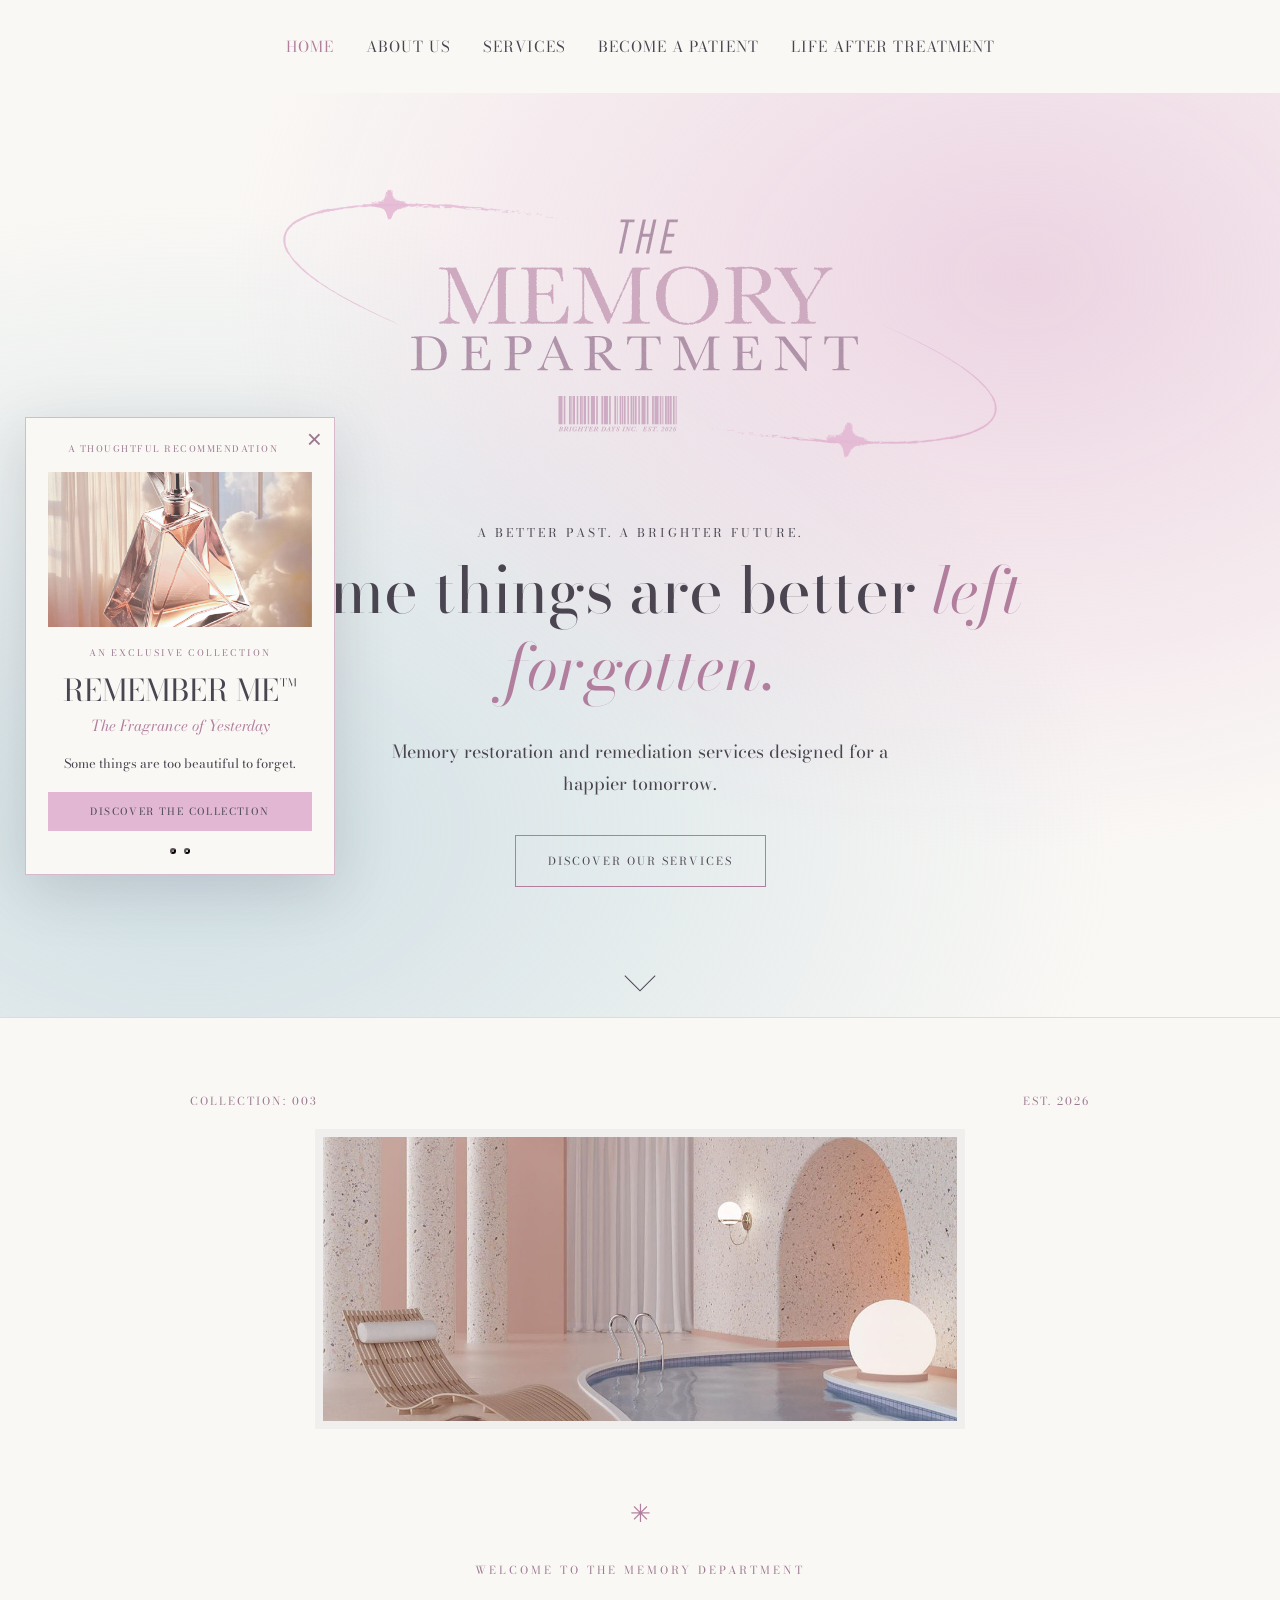
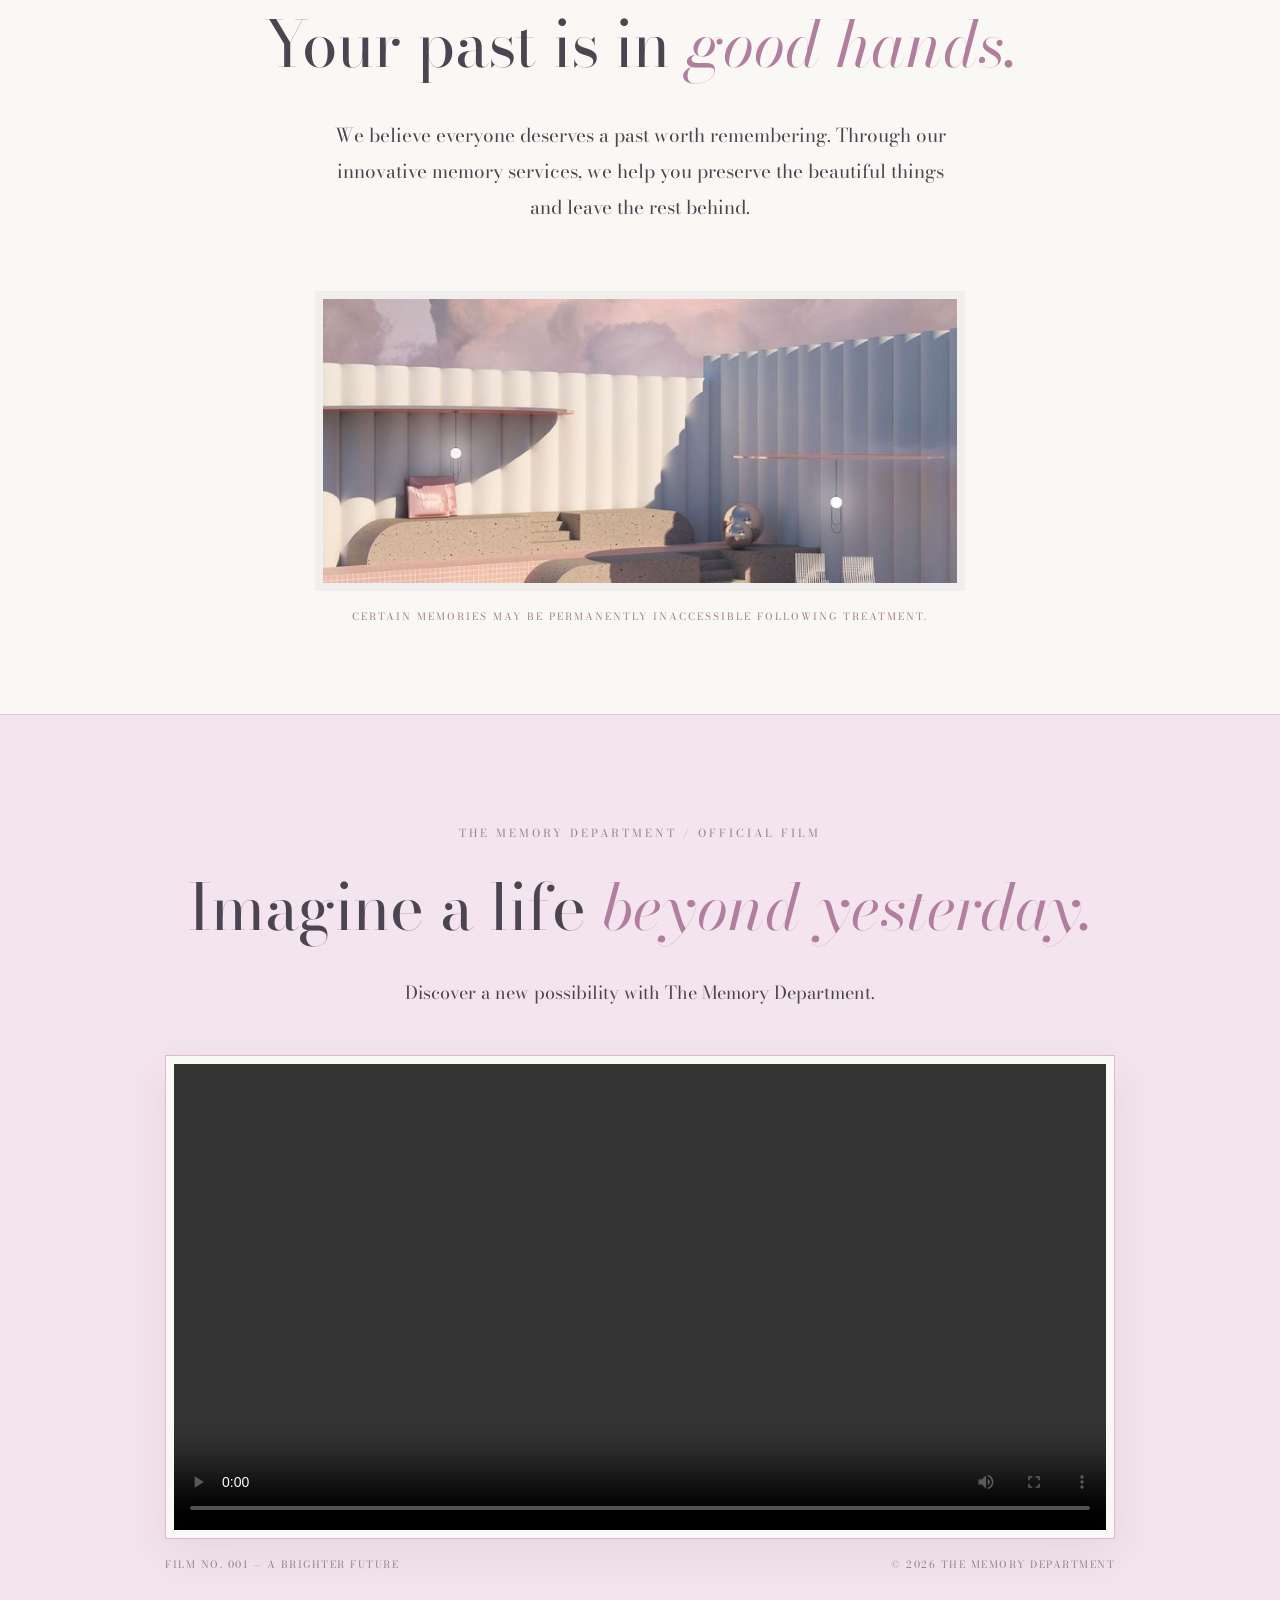
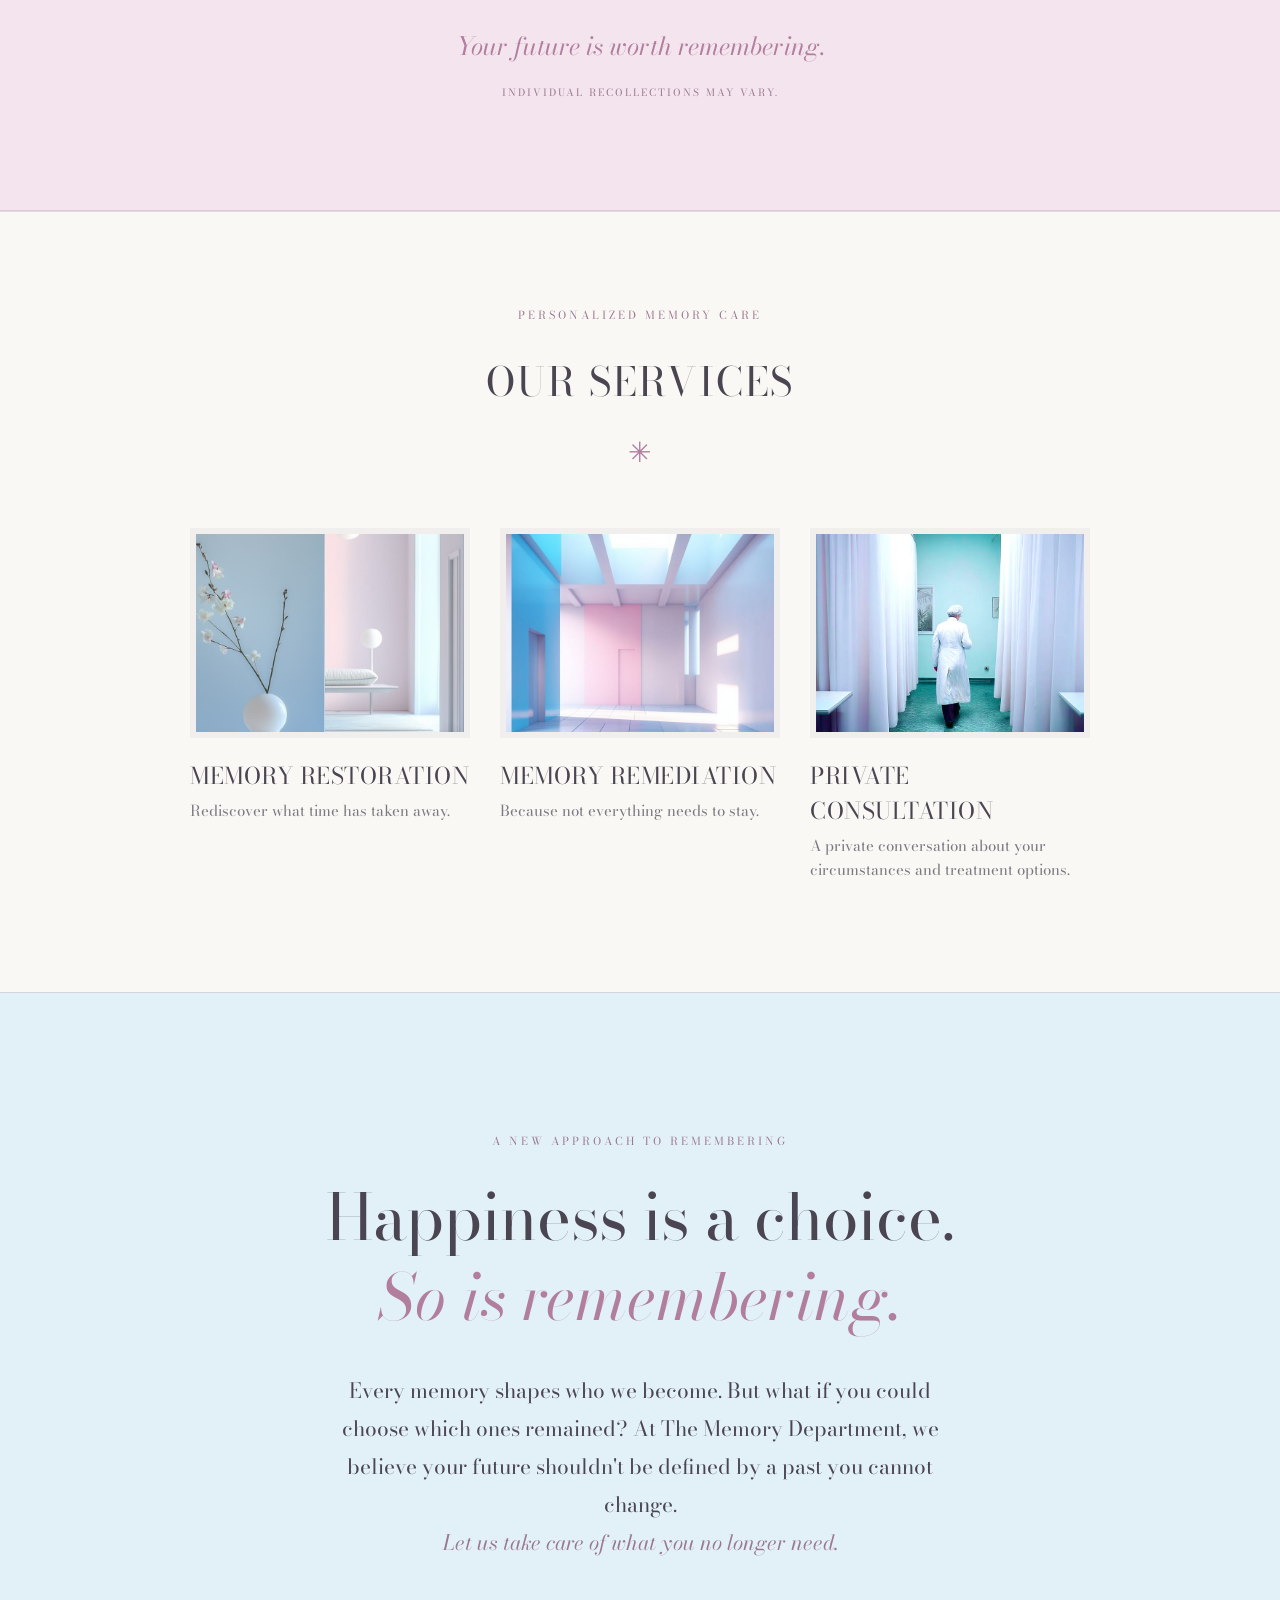
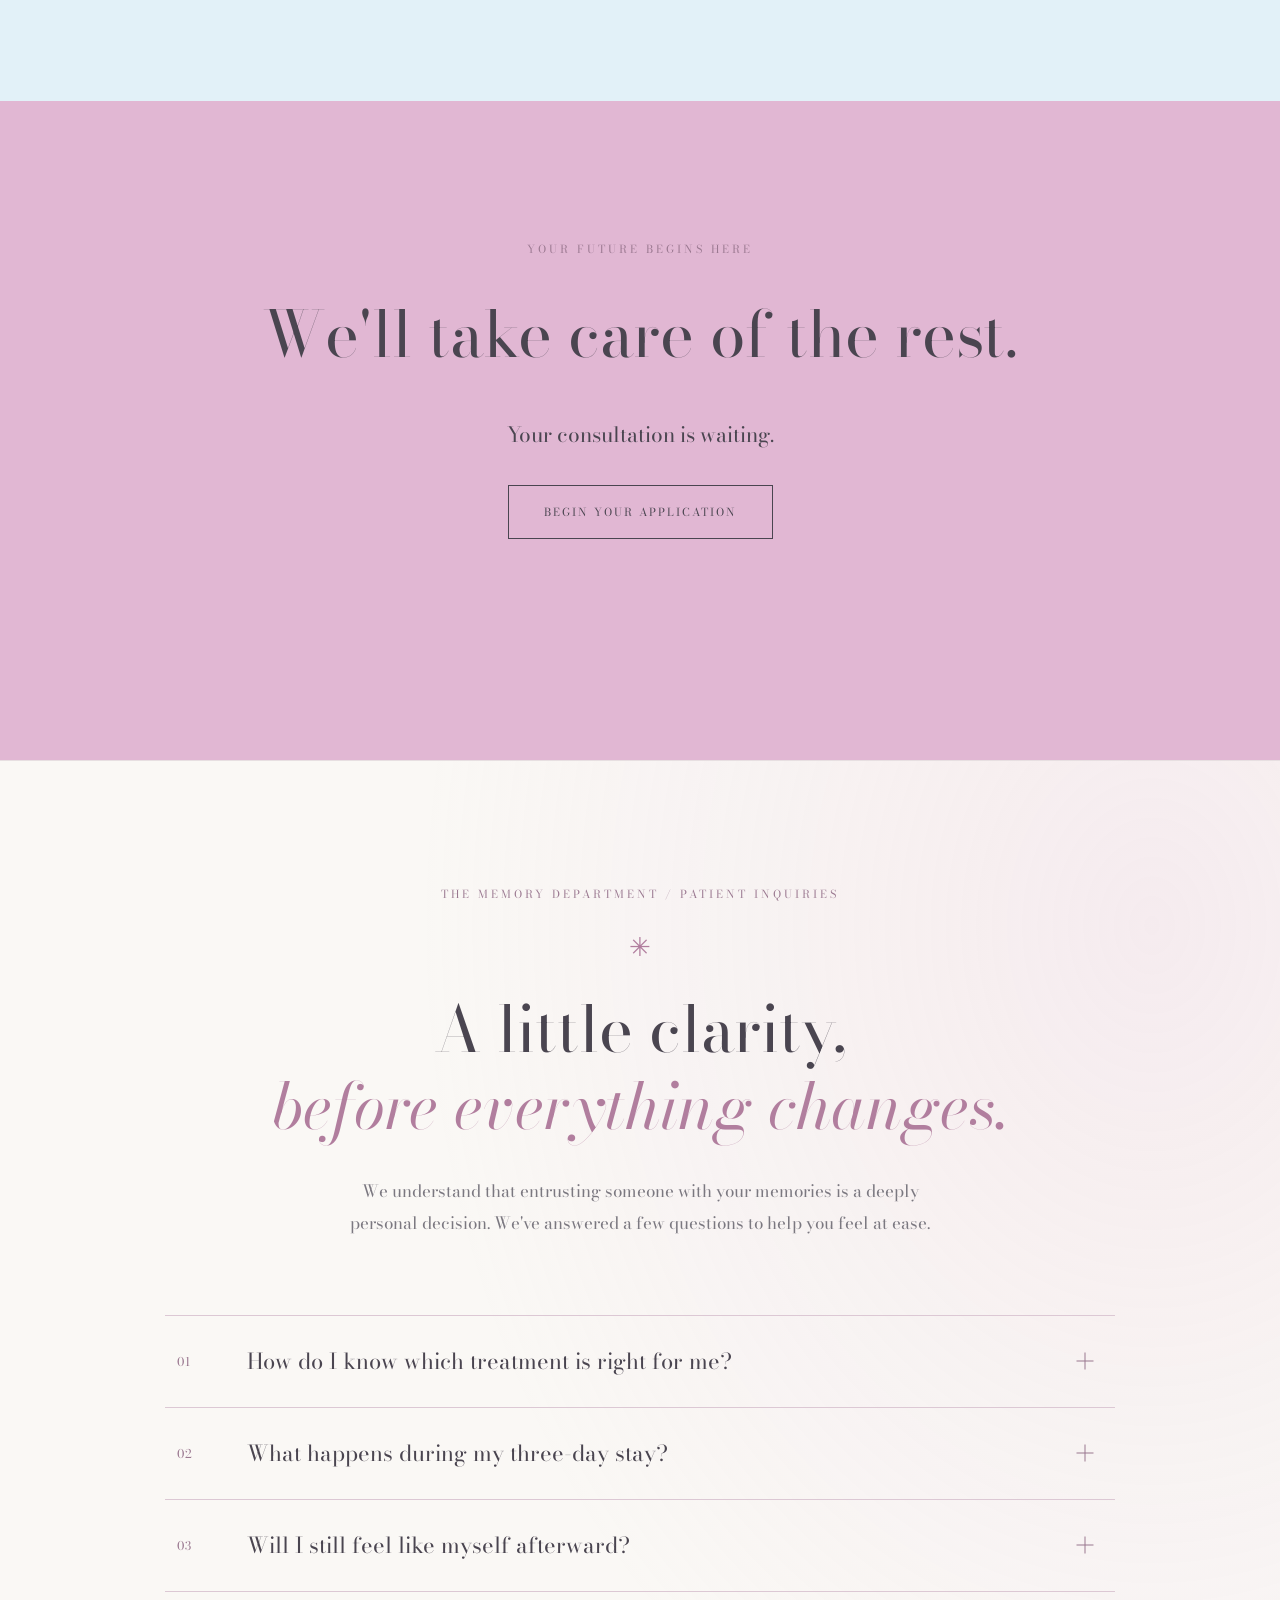
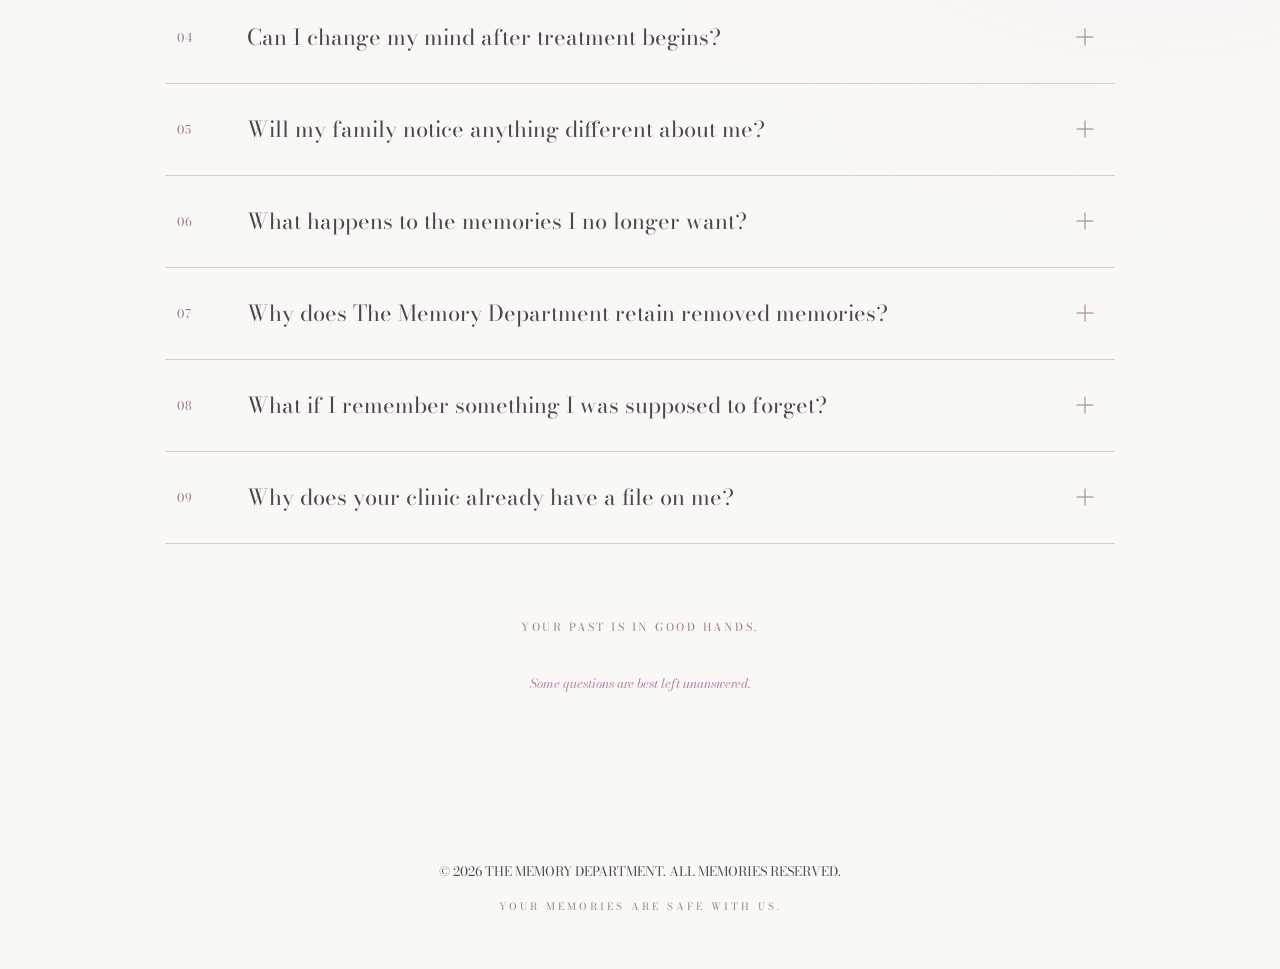
<file: index.html>
<!DOCTYPE html>
<html lang="en">

<head>
  <meta charset="UTF-8">
  <meta name="viewport" content="width=device-width, initial-scale=1.0">

  <title>The Memory Department | A Better Past</title>

  <!-- GOOGLE FONTS -->
  <link rel="preconnect" href="https://fonts.googleapis.com">
  <link rel="preconnect" href="https://fonts.gstatic.com" crossorigin>

  <link
    href="https://fonts.googleapis.com/css2?family=Bodoni+Moda:ital,opsz,wght@0,6..96,400;0,6..96,500;1,6..96,400&display=swap"
    rel="stylesheet"
  >

  <!-- YOUR EXISTING CSS -->
  <link rel="stylesheet" href="style.css">

  <!-- HOMEPAGE VIDEO STYLING -->
  <style>
    .hero {
      position: relative;
      isolation: isolate;
      overflow: hidden;
    }

    .memory-home-video {
      position: absolute;
      inset: 0;
      width: 100%;
      height: 100%;
      object-fit: cover;
      object-position: center;
      display: block;
      opacity: 0.2;
      z-index: 0;
      pointer-events: none;
    }

    .hero > .hero-content {
      position: relative;
      z-index: 2;
    }

    .hero > .scroll-arrow {
      z-index: 3;
    }
  </style>

  <!-- JAVASCRIPT -->
  <script src="script.js" defer></script>
</head>

<body>

  <!-- HEADER -->
  <header class="site-header">

    <nav aria-label="Main navigation">
      <a href="index.html" aria-current="page">HOME</a>
      <a href="about.html">ABOUT US</a>
      <a href="services.html">SERVICES</a>
      <a href="patient.html">BECOME A PATIENT</a>
      <a href="aftercare.html">LIFE AFTER TREATMENT</a>
    </nav>


  </header>


  <main>

    <!-- HOMEPAGE HERO -->
    <section class="hero">

      <!-- DREAMLIKE BACKGROUND VIDEO -->
      <video
        class="memory-home-video"
        autoplay
        muted
        loop
        playsinline
        preload="auto"
        aria-hidden="true"
      >
        <source
          src="images/wesbitecover1.mp4"
          type="video/mp4"
        >
      </video>

      <div class="hero-content">

        <!-- YOUR ACTUAL LOGO -->
        <img
          src="images/logo3.png"
          alt="The Memory Department"
          class="hero-logo"
        >

        <p class="hero-eyebrow">
          A BETTER PAST. A BRIGHTER FUTURE.
        </p>

        <h1>
          Some things are better
          <em>left forgotten.</em>
        </h1>

        <p class="hero-description">
          Memory restoration and remediation services
          designed for a happier tomorrow.
        </p>

        <a href="services.html" class="hero-button">
          DISCOVER OUR SERVICES
        </a>

      </div>

      <a
        class="scroll-arrow"
        href="#introduction"
        aria-label="Scroll to discover more"
      ></a>

    </section>


    <!-- CINEMATIC INTRODUCTION -->
    <section class="introduction" id="introduction">

      <div class="intro-label">
        <span>COLLECTION: 003</span>
        <span>EST. 2026</span>
      </div>

      <div class="cinematic-image">

        <img
          src="images/memory-resort.jpg"
          alt="Dreamlike architectural staircase"
          loading="lazy"
        >

      </div>

      <div class="intro-statement">

        <p class="eyebrow">
          WELCOME TO THE MEMORY DEPARTMENT
        </p>

        <h2>
          Your past is in
          <em>good hands.</em>
        </h2>

        <p>
          We believe everyone deserves a past
          worth remembering. Through our innovative
          memory services, we help you preserve
          the beautiful things and leave the rest behind.
        </p>

      </div>

      <div class="cinematic-image secondary-image">

        <img
          src="images/memory-resor.jpg"
          alt="Dreamlike pastel architectural pool"
          loading="lazy"
        >

      </div>

      <p class="clinical-disclaimer">
        CERTAIN MEMORIES MAY BE PERMANENTLY
        INACCESSIBLE FOLLOWING TREATMENT.
      </p>

    </section>


<!-- THE MEMORY DEPARTMENT OFFICIAL FILM -->
<section class="brand-film" id="official-film">

  <p class="eyebrow">
    THE MEMORY DEPARTMENT / OFFICIAL FILM
  </p>

  <h2>
    Imagine a life
    <em>beyond yesterday.</em>
  </h2>

  <p class="brand-film-intro">
    
    Discover a new possibility with The Memory Department.
  </p>

  <div class="brand-film-frame">

    <video
      class="brand-film-video"
      controls
      playsinline
      preload="metadata"
      aria-label="The Memory Department official film"
    >
      <source
        src="images/advertisementTHMD.mp4"
        type="video/mp4"
      >
    </video>

  </div>

  <div class="brand-film-caption">
    <span>FILM NO. 001 — A BRIGHTER FUTURE</span>
    <span>© 2026 THE MEMORY DEPARTMENT</span>
  </div>

  <p class="brand-film-closing">
    Your future is worth remembering.
  </p>

  <p class="brand-film-disclaimer">
    INDIVIDUAL RECOLLECTIONS MAY VARY.
  </p>

</section>


<!-- SERVICES -->
<section class="work" id="services">

  <p class="eyebrow">
    PERSONALIZED MEMORY CARE
  </p>

  <h2>OUR SERVICES</h2>

  <div class="project-grid">

    <!-- MEMORY RESTORATION -->

    <article class="project">

      <a href="patient.html" class="project-link">

        <div class="project-image">

          <img
            src="images/memory-restoration.jpg"
            alt="Memory restoration visual"
            loading="lazy"
          >

        </div>

        <h3>MEMORY RESTORATION</h3>

        <p>
          Rediscover what time has taken away.
        </p>

      </a>

    </article>


    <!-- MEMORY REMEDIATION -->

    <article class="project">

      <a href="patient.html" class="project-link">

        <div class="project-image">

          <img
            src="images/memory-deletion.jpg"
            alt="Memory remediation visual"
            loading="lazy"
          >

        </div>

        <h3>MEMORY REMEDIATION</h3>

        <p>
          Because not everything needs to stay.
        </p>

      </a>

    </article>


    <!-- PRIVATE CONSULTATION -->

    <article class="project">

     <a href="patient.html" class="project-link">

        <div class="project-image">

          <img
            src="images/memory-consultation3.jpg"
            alt="Private consultation"
            loading="lazy"
          >

        </div>

        <h3>PRIVATE CONSULTATION</h3>

        <p>
          A private conversation about your
          circumstances and treatment options.
        </p>

      </a>

    </article>

  </div>

</section>


    <!-- ABOUT -->
    <section class="about" id="about">

      <p class="eyebrow">
        A NEW APPROACH TO REMEMBERING
      </p>

      <h2>
        Happiness is a choice.
        <br>
        <em>So is remembering.</em>
      </h2>

      <p>
        Every memory shapes who we become.
        But what if you could choose which ones
        remained? At The Memory Department,
        we believe your future shouldn't be
        defined by a past you cannot change.
      </p>

      <p class="about-closing">
        Let us take care of what you no longer need.
      </p>

    </section>


    <!-- PATIENT PORTAL -->
    <section class="patient" id="patient">

      <p class="eyebrow">
        YOUR FUTURE BEGINS HERE
      </p>

      <h2>
        We'll take care of the rest.
      </h2>

      <p>
        Your consultation is waiting.
      </p>

      <a href="patient.html" class="patient-button">
        BEGIN YOUR APPLICATION
      </a>

      <span class="secret-message">
        YOU DON'T REMEMBER SIGNING UP?
      </span>

    </section>


<!-- HOMEPAGE PATIENT QUESTIONS -->
<section class="home-faq" id="questions">

  <div class="home-faq-heading">

    <p class="eyebrow">
      THE MEMORY DEPARTMENT / PATIENT INQUIRIES
    </p>

    <span class="home-faq-symbol" aria-hidden="true">✳</span>

    <h2>
      A little clarity,<br>
      <em>before everything changes.</em>
    </h2>

    <p class="home-faq-intro">
      We understand that entrusting someone with your
      memories is a deeply personal decision. We've
      answered a few questions to help you feel at ease.
    </p>

  </div>

  <div class="home-faq-list">

    <!-- QUESTION 01 -->
    <details class="home-faq-item">
      <summary>
        <span class="home-faq-number">01</span>
        <span class="home-faq-question">
          How do I know which treatment is right for me?
        </span>
        <span class="home-faq-toggle" aria-hidden="true"></span>
      </summary>
      <div class="home-faq-answer">
        <p>
          Our specialists will help you determine whether
          Memory Restoration or Memory Remediation best
          suits your individual needs. You do not need
          to arrive with all the answers. That is what
          we are here for.
        </p>
      </div>
    </details>

    <!-- QUESTION 02 -->
    <details class="home-faq-item">
      <summary>
        <span class="home-faq-number">02</span>
        <span class="home-faq-question">
          What happens during my three-day stay?
        </span>
        <span class="home-faq-toggle" aria-hidden="true"></span>
      </summary>
      <div class="home-faq-answer">
        <p>
          Every patient receives a personalized residential
          experience designed around rest, recovery, and
          emotional renewal. During this time, external
          communication may be limited to preserve the
          integrity of your treatment. Your comfort
          remains our highest priority.
        </p>
      </div>
    </details>

    <!-- QUESTION 03 -->
    <details class="home-faq-item">
      <summary>
        <span class="home-faq-number">03</span>
        <span class="home-faq-question">
          Will I still feel like myself afterward?
        </span>
        <span class="home-faq-toggle" aria-hidden="true"></span>
      </summary>
      <div class="home-faq-answer">
        <p>
          Most patients report a renewed sense of clarity
          and emotional freedom. While certain aspects
          of your personal history may feel unfamiliar
          following treatment, these adjustments are
          considered a natural part of the process.
        </p>
      </div>
    </details>

    <!-- QUESTION 04 -->
    <details class="home-faq-item">
      <summary>
        <span class="home-faq-number">04</span>
        <span class="home-faq-question">
          Can I change my mind after treatment begins?
        </span>
        <span class="home-faq-toggle" aria-hidden="true"></span>
      </summary>
      <div class="home-faq-answer">
        <p>
          We respect every patient's right to make
          informed decisions. However, once the memory
          integration process has commenced, interruption
          may not be possible. Your specialist will review
          all applicable conditions before treatment.
        </p>
      </div>
    </details>

    <!-- QUESTION 05 -->
    <details class="home-faq-item">
      <summary>
        <span class="home-faq-number">05</span>
        <span class="home-faq-question">
          Will my family notice anything different about me?
        </span>
        <span class="home-faq-toggle" aria-hidden="true"></span>
      </summary>
      <div class="home-faq-answer">
        <p>
          Changes in behavior, emotional attachment,
          or personal recollection may be observed by
          those closest to you. We recommend allowing
          time for these relationships to adjust to
          your renewed perspective.
        </p>
      </div>
    </details>

    <!-- QUESTION 06 -->
    <details class="home-faq-item">
      <summary>
        <span class="home-faq-number">06</span>
        <span class="home-faq-question">
          What happens to the memories I no longer want?
        </span>
        <span class="home-faq-toggle" aria-hidden="true"></span>
      </summary>
      <div class="home-faq-answer">
        <p>
          Memories selected for remediation are carefully
          separated from your conscious recollection
          and transferred to our secure archival system.
          All materials remain under the protection of
          The Memory Department in accordance with
          our internal retention policies.
        </p>
      </div>
    </details>

    <!-- QUESTION 07 -->
    <details class="home-faq-item">
      <summary>
        <span class="home-faq-number">07</span>
        <span class="home-faq-question">
          Why does The Memory Department retain removed memories?
        </span>
        <span class="home-faq-toggle" aria-hidden="true"></span>
      </summary>
      <div class="home-faq-answer">
        <p>
          Our archival procedures exist to maintain
          treatment accuracy, ensure continuity of care,
          and protect against unintended restoration.
          Patients are not required to review archived
          material following treatment.
        </p>
      </div>
    </details>

    <!-- QUESTION 08 -->
    <details class="home-faq-item">
      <summary>
        <span class="home-faq-number">08</span>
        <span class="home-faq-question">
          What if I remember something I was supposed to forget?
        </span>
        <span class="home-faq-toggle" aria-hidden="true"></span>
      </summary>
      <div class="home-faq-answer">
        <p>
          Occasional recollection is not necessarily an
          indication of treatment failure. Should an
          unfamiliar memory return, we ask that you refrain
          from discussing or documenting it until you have
          contacted your assigned specialist.
        </p>
      </div>
    </details>

    <!-- QUESTION 09 -->
    <details class="home-faq-item">
      <summary>
        <span class="home-faq-number">09</span>
        <span class="home-faq-question">
          Why does your clinic already have a file on me?
        </span>
        <span class="home-faq-toggle" aria-hidden="true"></span>
      </summary>
      <div class="home-faq-answer">
        <p>
          Certain preliminary records may be generated
          before a formal application is submitted.
          This allows us to provide a seamless patient
          experience. If you believe a record has been
          created in error, please rest assured that
          no further action is required.
        </p>
      </div>
    </details>

  </div>

  <div class="home-faq-ending">

    <p>YOUR PAST IS IN GOOD HANDS.</p>

    <span class="home-faq-secret" tabindex="0">
      <span class="home-faq-secret-original">
        Some questions are best left unanswered.
      </span>
      <span class="home-faq-secret-reveal">
        Some questions have already been answered on your behalf.
      </span>
    </span>

  </div>

</section>


  </main>


<!-- FICTIONAL PARTNER ADVERTISEMENTS -->
<aside class="memory-ad" id="memory-ad" hidden
       aria-label="The Memory Department partner advertisement">

  <button class="memory-ad-close" id="memory-ad-close"
          type="button" aria-label="Close advertisement">
    &times;
  </button>

  <p class="memory-ad-label">
    A THOUGHTFUL RECOMMENDATION
  </p>

  <div class="memory-ad-image">
    <img id="memory-ad-photo"
         src="images/memory-perfume2.jpg"
         alt="Remember Me perfume">
  </div>

  <p class="memory-ad-category" id="memory-ad-category">
    AN EXCLUSIVE COLLECTION
  </p>

  <h2 class="memory-ad-title" id="memory-ad-title">
    REMEMBER ME™
  </h2>

  <p class="memory-ad-subtitle" id="memory-ad-subtitle">
    The Fragrance of Yesterday
  </p>

  <p class="memory-ad-description" id="memory-ad-description">
    Some things are too beautiful to forget.
  </p>

  <p class="memory-ad-fineprint" id="memory-ad-fineprint">
   
  </p>
  <a href="services.html#remember-me" class="memory-ad-cta">
  DISCOVER THE COLLECTION
</a>

 <div class="memory-ad-pagination">
  <button
    type="button"
    class="memory-ad-dot active"
    aria-label="View Remember Me advertisement"
    aria-pressed="true">
  </button>

  <button
    type="button"
    class="memory-ad-dot"
    aria-label="View Reorientation Club advertisement"
    aria-pressed="false">
  </button>
</div>
</aside>


  <!-- FOOTER -->
  <footer>

    <p>
      © 2026 THE MEMORY DEPARTMENT.
      ALL MEMORIES RESERVED.
    </p>

    <p class="footer-warning">
      YOUR MEMORIES ARE SAFE WITH US.
    </p>

  </footer>

</body>
</html>
</file>
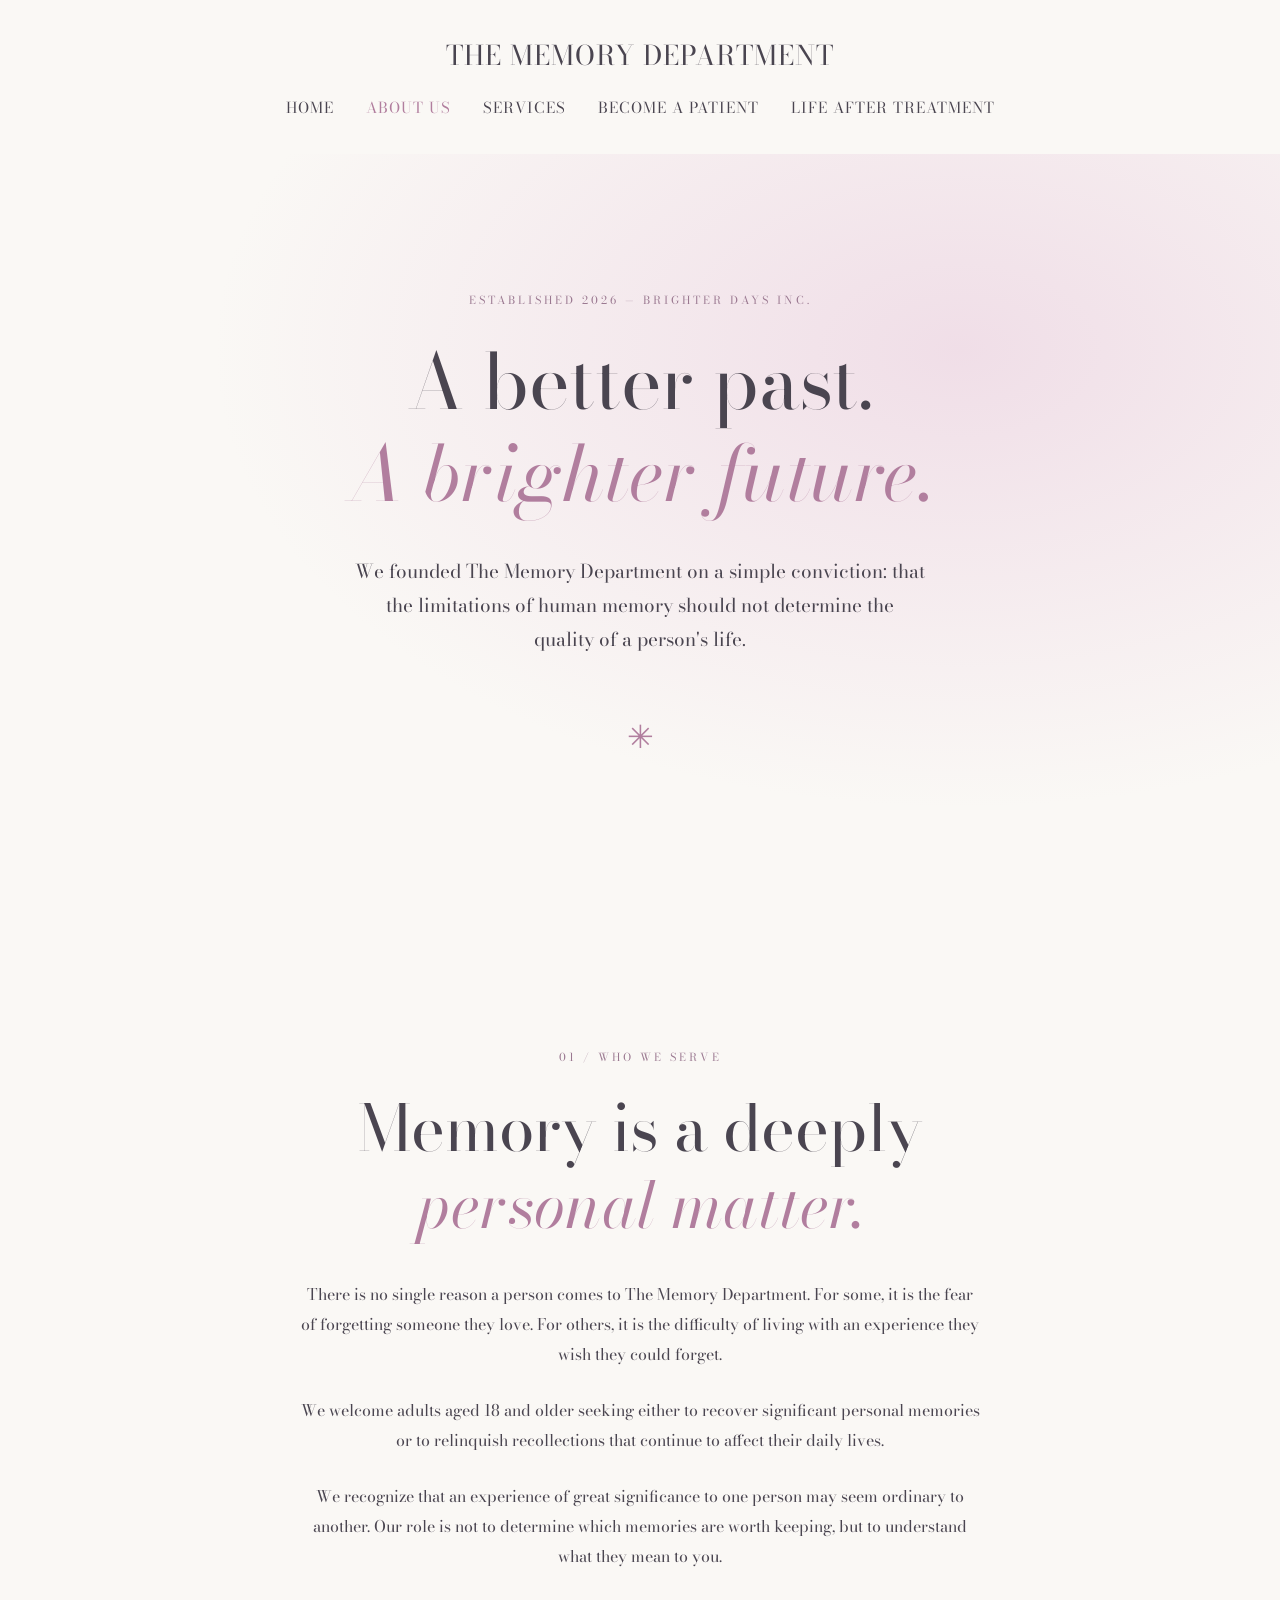
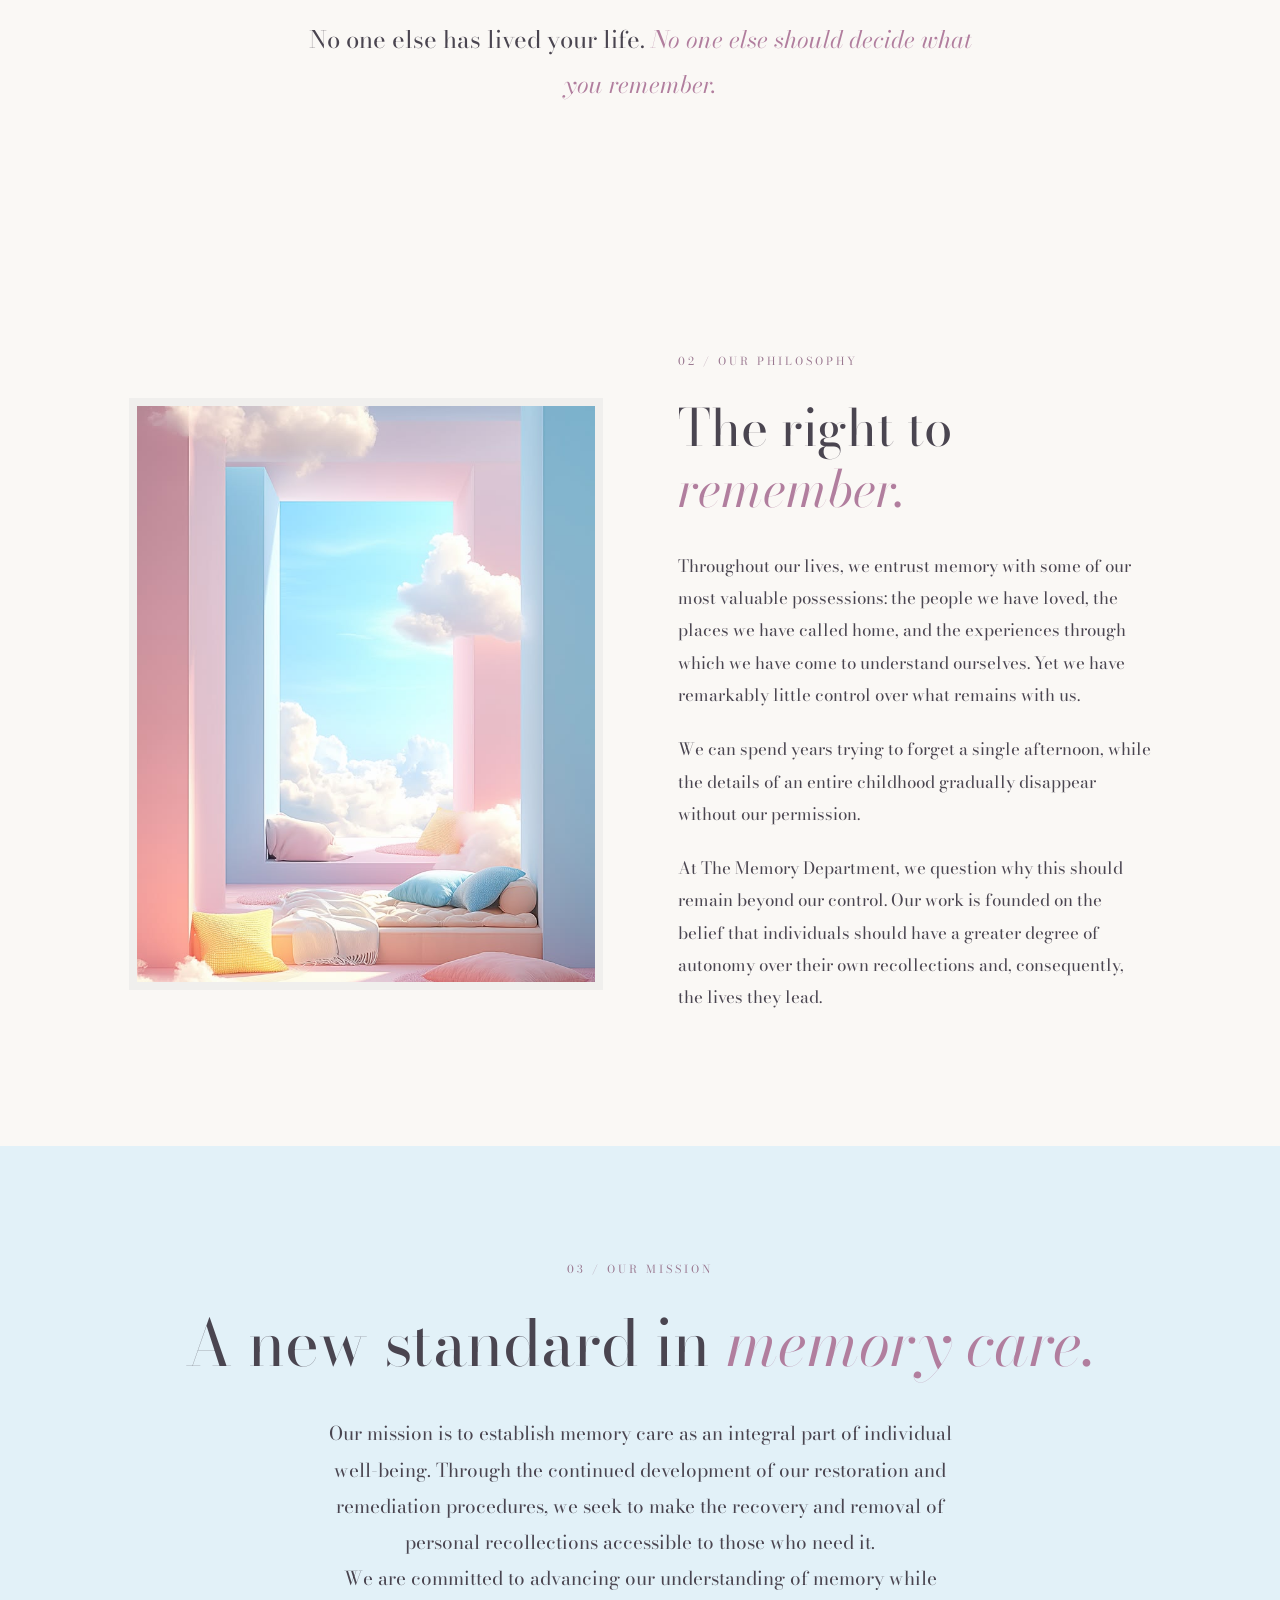
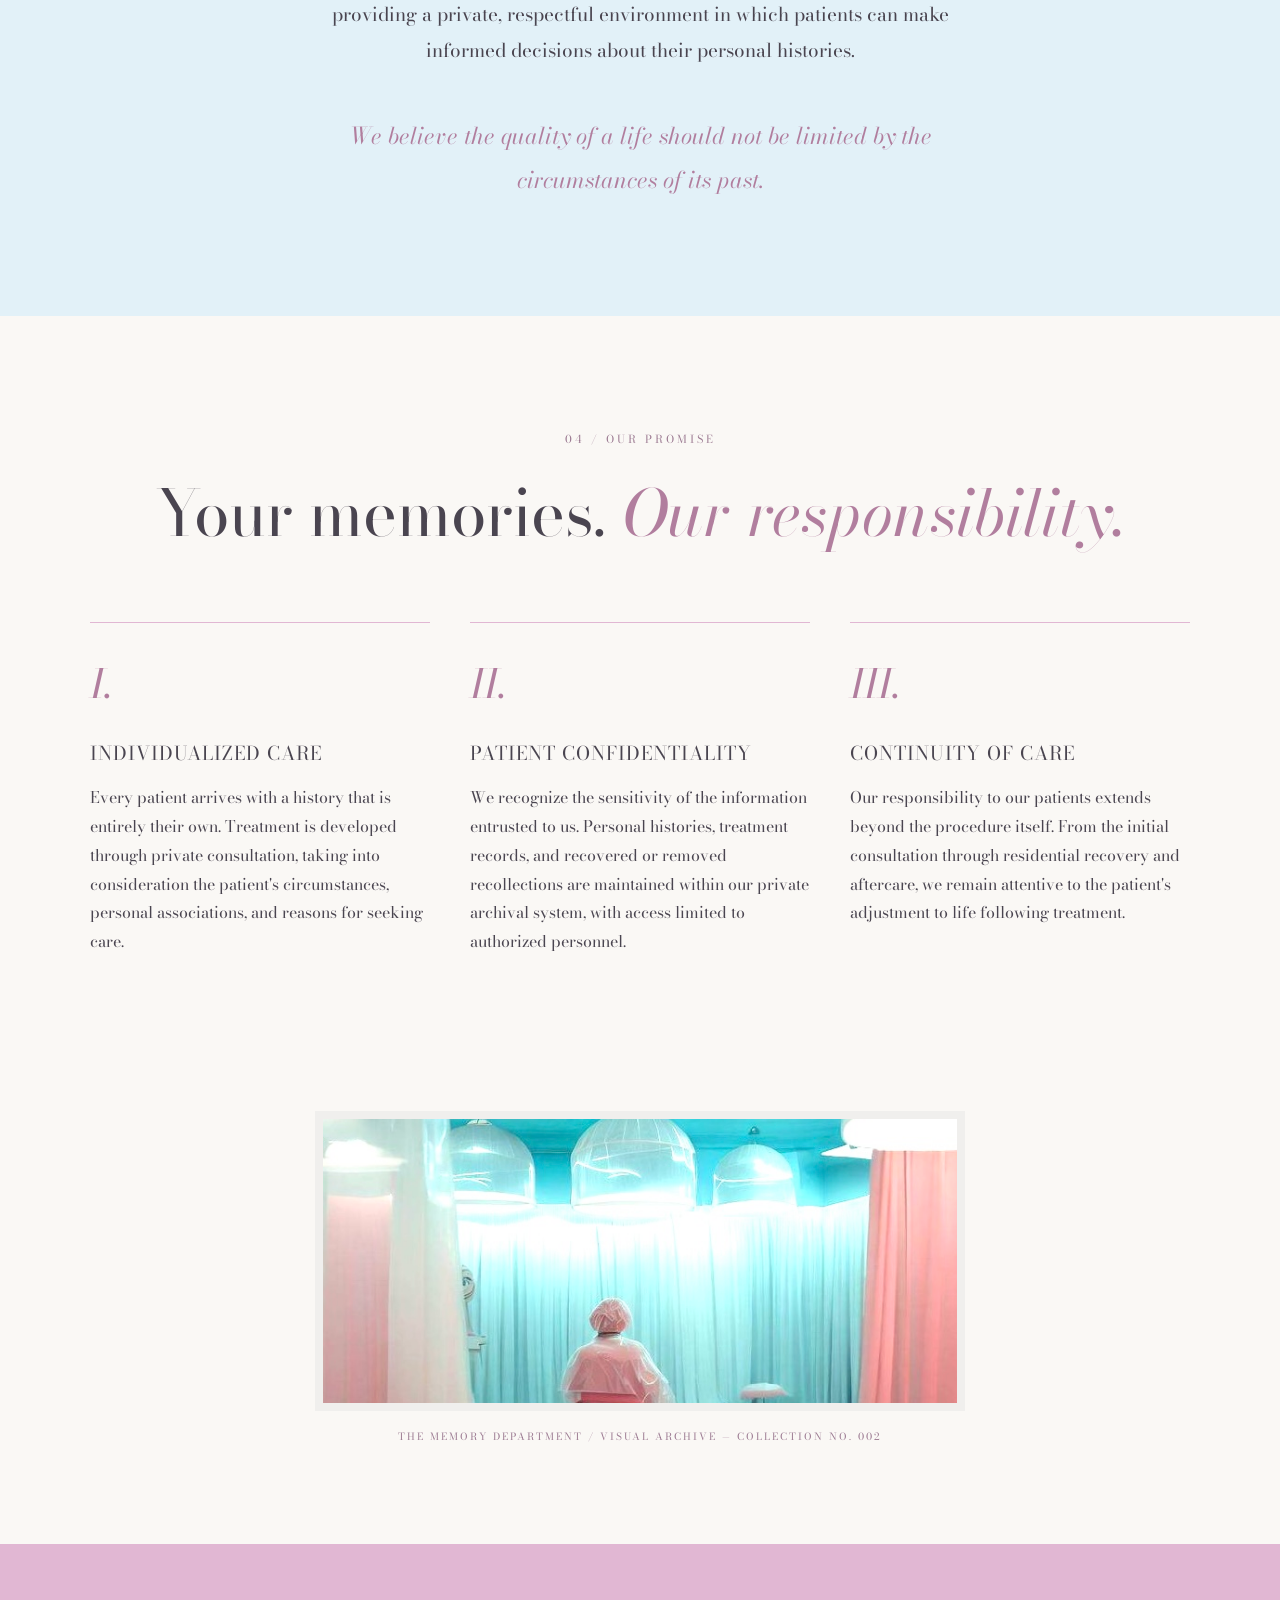
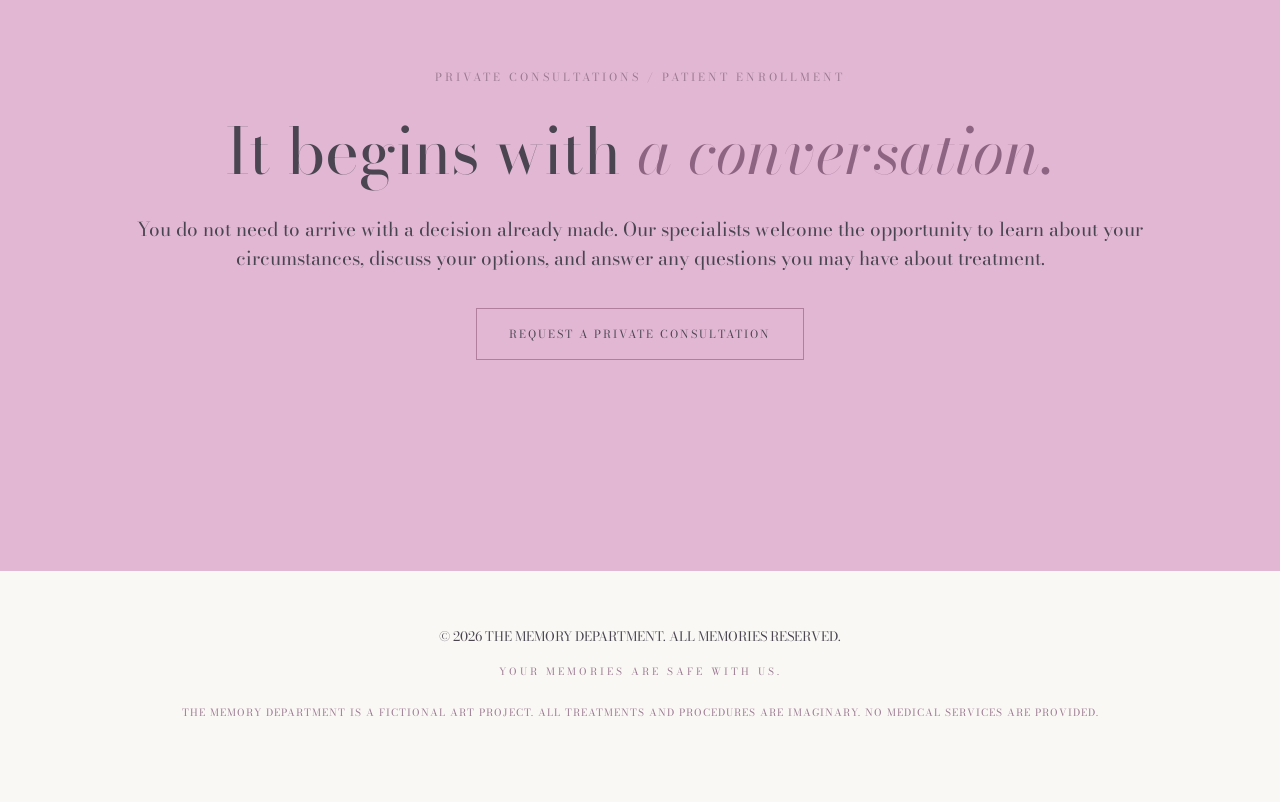
<file: about.html>
<!DOCTYPE html>
<html lang="en">

<head>
  <meta charset="UTF-8">
  <meta name="viewport" content="width=device-width, initial-scale=1.0">

  <title>About Us | The Memory Department</title>

  <!-- GOOGLE FONTS -->
  <link rel="preconnect" href="https://fonts.googleapis.com">
  <link rel="preconnect" href="https://fonts.gstatic.com" crossorigin>

  <link
    href="https://fonts.googleapis.com/css2?family=Bodoni+Moda:ital,opsz,wght@0,6..96,400;0,6..96,500;1,6..96,400&display=swap"
    rel="stylesheet"
  >

  <!-- CSS -->
  <link rel="stylesheet" href="style.css">

  <!-- JAVASCRIPT -->
  <script src="script.js" defer></script>

</head>

<body>

  <!-- HEADER -->
  <header class="site-header">

    <nav aria-label="Main navigation">
      <a href="index.html">HOME</a>
      <a href="about.html" aria-current="page">ABOUT US</a>
      <a href="services.html">SERVICES</a>
      <a href="patient.html">BECOME A PATIENT</a>
      <a href="aftercare.html">LIFE AFTER TREATMENT</a>
    </nav>

    <a class="site-name" href="index.html">
      THE MEMORY DEPARTMENT
    </a>

  </header>

  <main>

    <!-- ABOUT PAGE INTRODUCTION -->

    <section class="about-hero">

      <!-- ABOUT US BACKGROUND VIDEO -->

      <video
        class="about-background-video"
        autoplay
        muted
        loop
        playsinline
        preload="auto"
        aria-hidden="true"
      >
        <source src="images/websitecover2.mp4" type="video/mp4">
      </video>

      <p class="eyebrow">
        ESTABLISHED 2026 — BRIGHTER DAYS INC.
      </p>

      <h1>
        A better past.
        <br>
        <em>A brighter future.</em>
      </h1>

      <p class="about-hero-description">
        We founded The Memory Department on a simple
        conviction: that the limitations of human memory
        should not determine the quality of a person's life.
      </p>

      <span class="about-ornament" aria-hidden="true">
        ✳
      </span>

    </section>


    <!-- WHO WE SERVE -->

    <section class="about-audience">

      <p class="eyebrow">
        01 / WHO WE SERVE
      </p>

      <h2>
        Memory is a deeply
        <em>personal matter.</em>
      </h2>

      <p class="audience-intro">
        There is no single reason a person comes to
        The Memory Department. For some, it is the
        fear of forgetting someone they love.
        For others, it is the difficulty of living
        with an experience they wish they could forget.
      </p>

      <p>
        We welcome adults aged 18 and older seeking
        either to recover significant personal memories
        or to relinquish recollections that continue
        to affect their daily lives.
      </p>

      <p>
        We recognize that an experience of great
        significance to one person may seem ordinary
        to another. Our role is not to determine which
        memories are worth keeping, but to understand
        what they mean to you.
      </p>

      <p class="audience-closing">
        No one else has lived your life.
        <em>No one else should decide what you remember.</em>
      </p>

    </section>


    <!-- OUR PHILOSOPHY -->

    <section class="about-philosophy">

      <div class="about-image">

        <img
          src="images/dream-clouds.jpg"
          alt="Dreamlike clouds"
          loading="lazy"
        >

      </div>

      <div class="about-text">

        <p class="eyebrow">
          02 / OUR PHILOSOPHY
        </p>

        <h2>
          The right to
          <em>remember.</em>
        </h2>

        <p>
          Throughout our lives, we entrust memory with
          some of our most valuable possessions: the
          people we have loved, the places we have
          called home, and the experiences through
          which we have come to understand ourselves.
          Yet we have remarkably little control over
          what remains with us.
        </p>

        <p>
          We can spend years trying to forget a single
          afternoon, while the details of an entire
          childhood gradually disappear without
          our permission.
        </p>

        <p>
          At The Memory Department, we question why
          this should remain beyond our control.
          Our work is founded on the belief that
          individuals should have a greater degree
          of autonomy over their own recollections
          and, consequently, the lives they lead.
        </p>

      </div>

    </section>


    <!-- OUR MISSION -->

    <section class="about-mission">

      <p class="eyebrow">
        03 / OUR MISSION
      </p>

      <h2>
        A new standard in
        <em>memory care.</em>
      </h2>

      <p>
        Our mission is to establish memory care as an
        integral part of individual well-being.
        Through the continued development of our
        restoration and remediation procedures,
        we seek to make the recovery and removal
        of personal recollections accessible to
        those who need it.
      </p>

      <p>
        We are committed to advancing our understanding
        of memory while providing a private, respectful
        environment in which patients can make informed
        decisions about their personal histories.
      </p>

      <p class="mission-statement">
        We believe the quality of a life should not
        be limited by the circumstances of its past.
      </p>

    </section>


    <!-- OUR PROMISE -->

    <section class="about-promise">

      <p class="eyebrow">
        04 / OUR PROMISE
      </p>

      <h2>
        Your memories.
        <em>Our responsibility.</em>
      </h2>

      <div class="promise-grid">

        <div class="promise-item">

          <span class="promise-number">I.</span>

          <h3>INDIVIDUALIZED CARE</h3>

          <p>
            Every patient arrives with a history that
            is entirely their own. Treatment is developed
            through private consultation, taking into
            consideration the patient's circumstances,
            personal associations, and reasons
            for seeking care.
          </p>

        </div>

        <div class="promise-item">

          <span class="promise-number">II.</span>

          <h3>PATIENT CONFIDENTIALITY</h3>

          <p>
            We recognize the sensitivity of the
            information entrusted to us. Personal
            histories, treatment records, and recovered
            or removed recollections are maintained
            within our private archival system, with
            access limited to authorized personnel.
          </p>

        </div>

        <div class="promise-item">

          <span class="promise-number">III.</span>

          <h3>CONTINUITY OF CARE</h3>

          <p>
            Our responsibility to our patients extends
            beyond the procedure itself. From the initial
            consultation through residential recovery
            and aftercare, we remain attentive to the
            patient's adjustment to life following treatment.
          </p>

        </div>

      </div>

    </section>


    <!-- SECOND IMAGE -->

    <section class="about-photo-section">

      <div class="about-photo">

        <img
          src="images/dream-room.jpg"
          alt="Dreamlike surreal room"
          loading="lazy"
        >

      </div>

      <p class="photo-caption">
        THE MEMORY DEPARTMENT / VISUAL ARCHIVE
        — COLLECTION NO. 002
      </p>

    </section>


    <!-- FINAL INVITATION -->

    <section class="about-invitation">

      <p class="eyebrow">
        PRIVATE CONSULTATIONS / PATIENT ENROLLMENT
      </p>

      <h2>
        It begins with
        <em>a conversation.</em>
      </h2>

      <p>
        You do not need to arrive with a decision
        already made. Our specialists welcome the
        opportunity to learn about your circumstances,
        discuss your options, and answer any questions
        you may have about treatment.
      </p>

      <a href="patient.html" class="hero-button">
        REQUEST A PRIVATE CONSULTATION
      </a>

      <span class="about-secret">
        ALL CONSULTATIONS ARE CONFIDENTIAL.
      </span>

    </section>

  </main>


  <!-- FOOTER -->

  <footer>

    <p>
      © 2026 THE MEMORY DEPARTMENT.
      ALL MEMORIES RESERVED.
    </p>

    <p class="footer-warning">
      YOUR MEMORIES ARE SAFE WITH US.
    </p>

    <p class="fiction-disclaimer">
      THE MEMORY DEPARTMENT IS A FICTIONAL ART PROJECT.
      ALL TREATMENTS AND PROCEDURES ARE IMAGINARY.
      NO MEDICAL SERVICES ARE PROVIDED.
    </p>

  </footer>


  <!-- THE REORIENTATION CLUB ADVERTISEMENT -->

  <aside class="memory-ad" id="vacation-ad" hidden
         aria-label="The Reorientation Club advertisement">

    <button class="memory-ad-close" id="vacation-ad-close"
            type="button" aria-label="Close advertisement">
      &times;
    </button>

    <p class="memory-ad-label">
      FROM THE AFTERCARE COLLECTION
    </p>

    <div class="memory-ad-image">

      <img
        src="images/memory-vacation.jpg"
        alt="The Reorientation Club vacation retreat"
      >

    </div>

    <p class="memory-ad-category">
      PRIVATE RETREATS
    </p>

    <h2 class="memory-ad-title">
      THE REORIENTATION CLUB
    </h2>

    <p class="memory-ad-subtitle">
      A Place of Your Own
    </p>

    <p class="memory-ad-description">
      Private retreats for life following treatment.
      Exclusively available to our former patients.
    </p>

    <a href="services.html#reorientation-club"
       class="memory-ad-cta">
      EXPLORE THE EXPERIENCE
    </a>

  </aside>

</body>
</html>
</file>
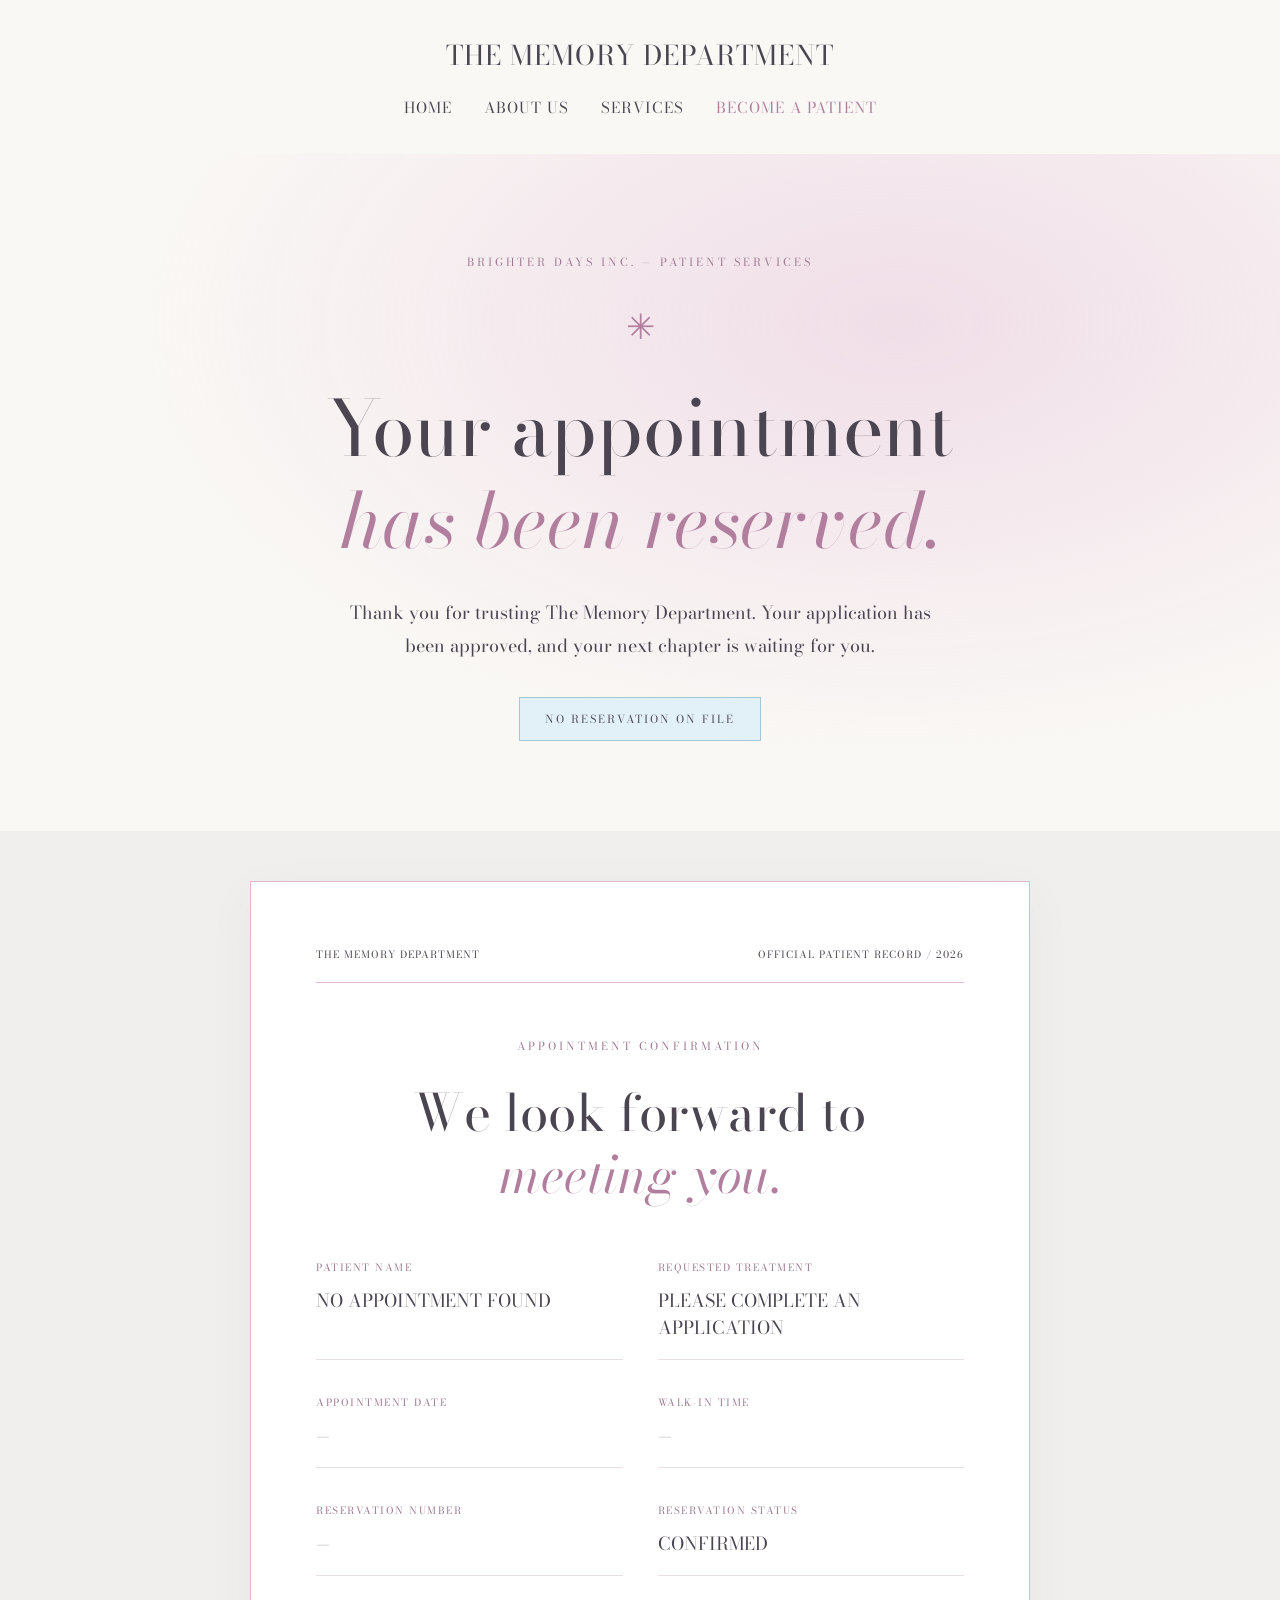
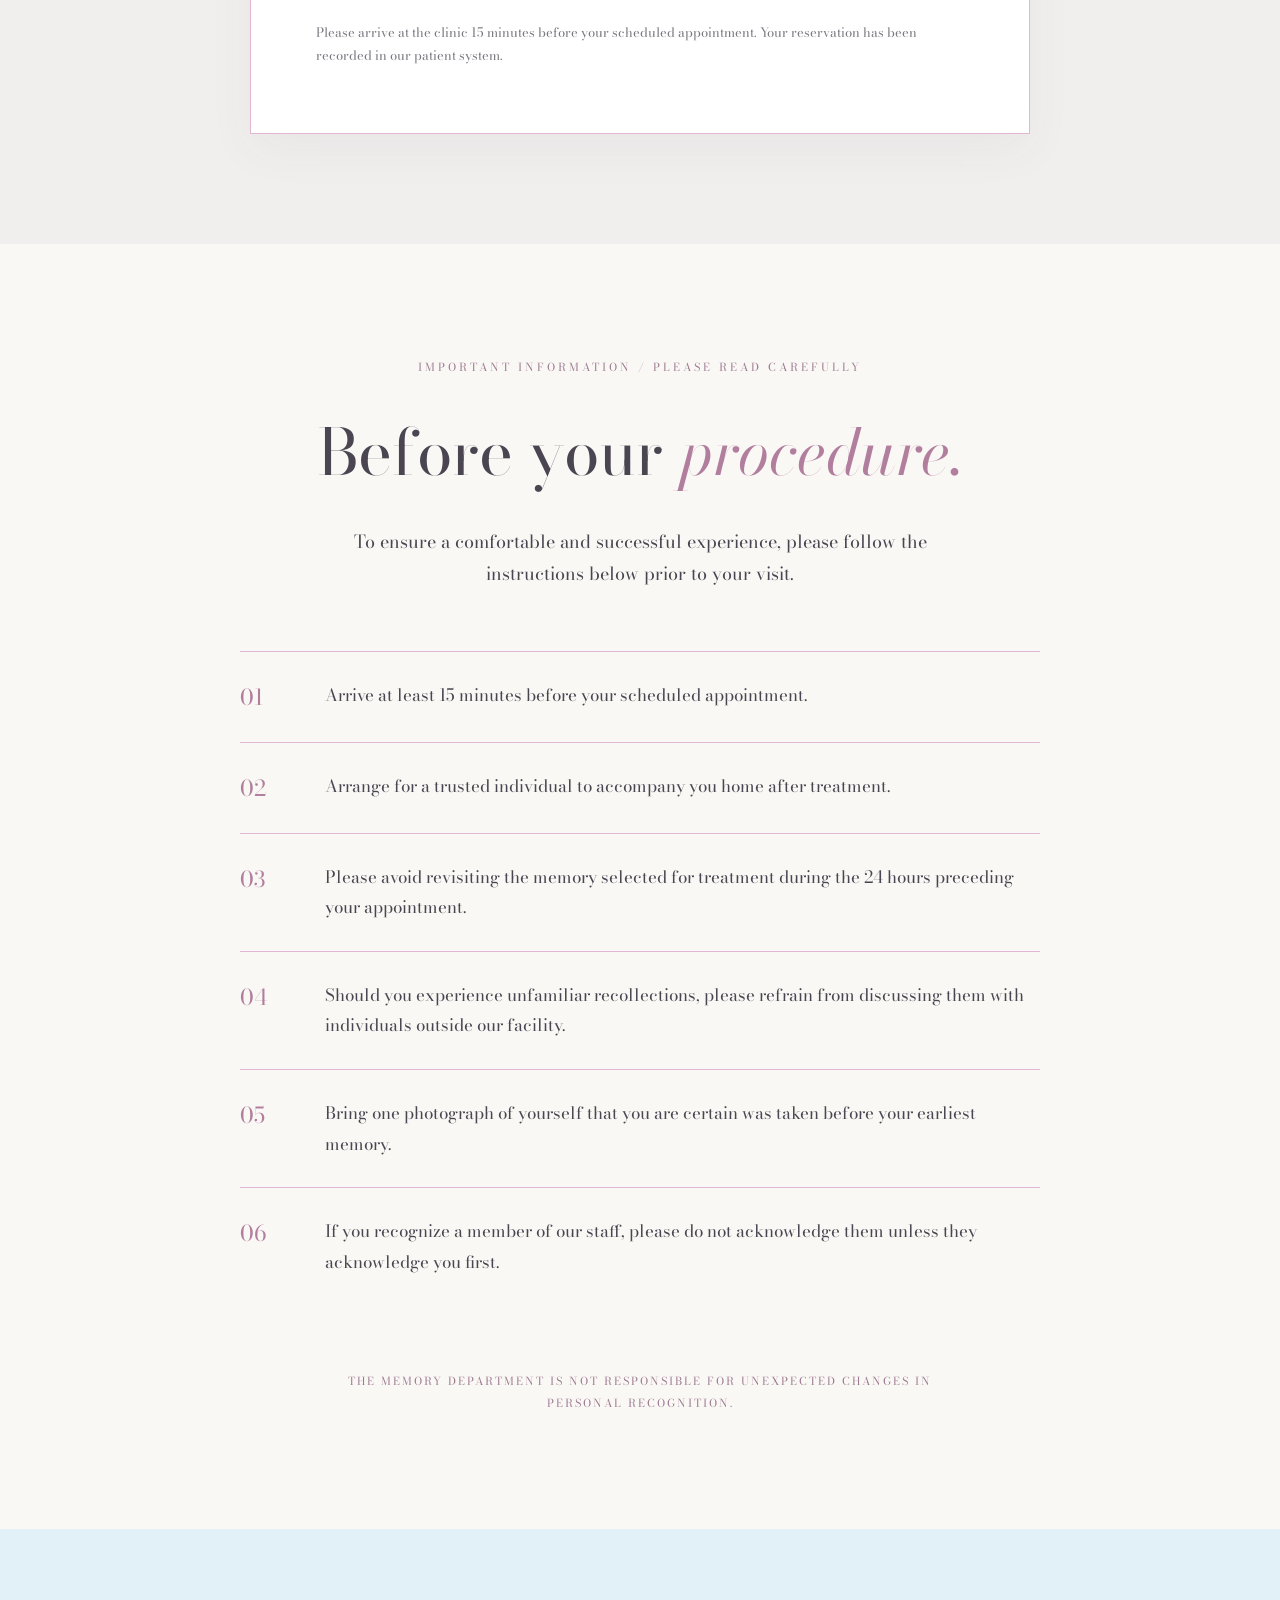
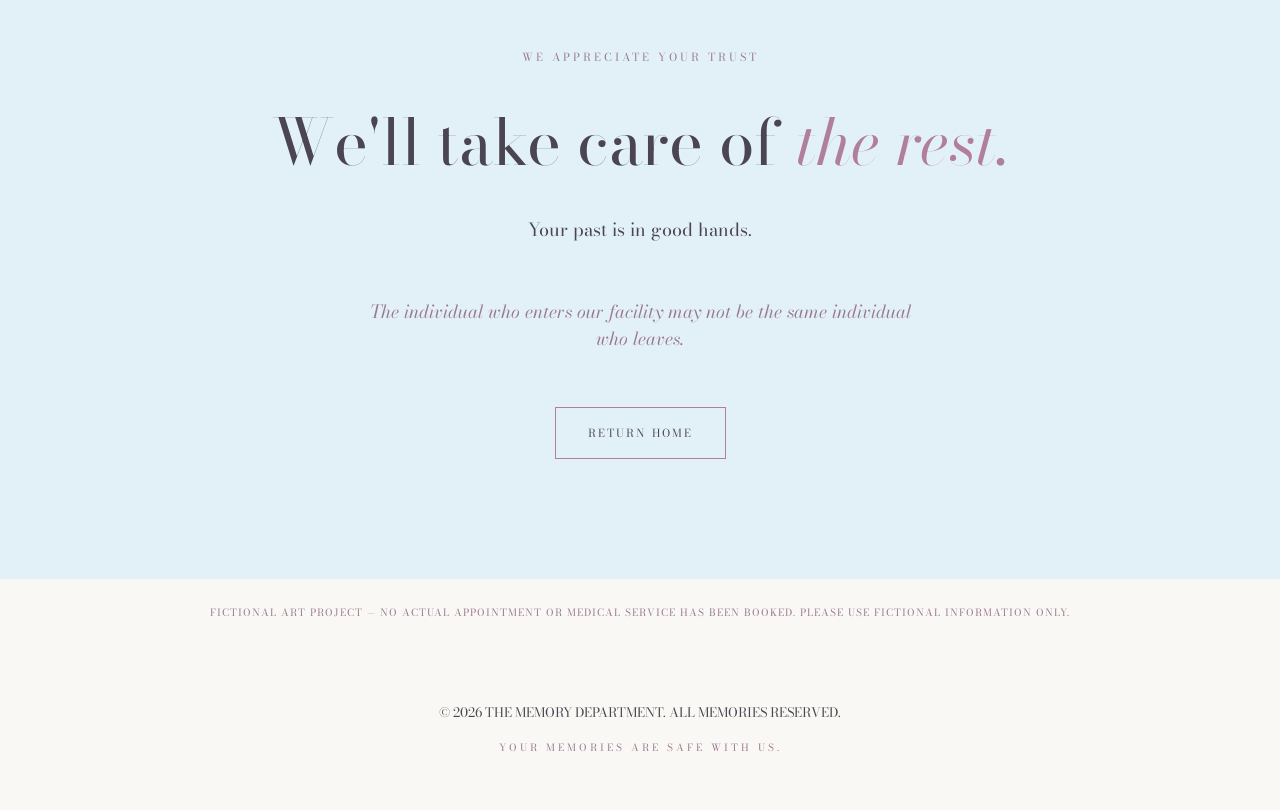
<file: confirmation.html>
<!DOCTYPE html>
<html lang="en">
<head>
  <meta charset="UTF-8">
  <meta name="viewport" content="width=device-width, initial-scale=1.0">

  <title>Appointment Confirmed | The Memory Department</title>

  <link rel="preconnect" href="https://fonts.googleapis.com">
  <link rel="preconnect" href="https://fonts.gstatic.com" crossorigin crossorigin>
  <link href="https://fonts.googleapis.com/css2?family=Bodoni+Moda:ital,opsz,wght@0,6..96,400;0,6..96,500;1,6..96,400&display=swap" rel="stylesheet">

  <link rel="stylesheet" href="style.css">
  <script src="script.js" defer></script>
</head>

<body>

  <header class="site-header">
    <nav aria-label="Main navigation">
      <a href="index.html">HOME</a>
      <a href="about.html">ABOUT US</a>
      <a href="services.html">SERVICES</a>
      <a href="patient.html" aria-current="page">BECOME A PATIENT</a>
    </nav>

    <a class="site-name" href="index.html">
      THE MEMORY DEPARTMENT
    </a>
  </header>

  <main class="appointment-page">

    <section class="appointment-hero">

      <p class="eyebrow">BRIGHTER DAYS INC. — PATIENT SERVICES</p>

      <span class="appointment-symbol">✳</span>

      <h1>Your appointment<br><em>has been reserved.</em></h1>

      <p class="appointment-intro">
        Thank you for trusting The Memory Department.
        Your application has been approved, and your next chapter
        is waiting for you.
      </p>

      <p class="appointment-status">
        ✓ RESERVATION CONFIRMED
      </p>

    </section>


    <section class="appointment-details">

      <div class="appointment-document">

        <div class="document-top">
          <span>THE MEMORY DEPARTMENT</span>
          <span>OFFICIAL PATIENT RECORD / 2026</span>
        </div>

        <p class="eyebrow">APPOINTMENT CONFIRMATION</p>

        <h2>We look forward to<br><em>meeting you.</em></h2>

        <div class="appointment-information">

          <div>
            <span>PATIENT NAME</span>
            <strong id="appointment-name">—</strong>
          </div>

          <div>
            <span>REQUESTED TREATMENT</span>
            <strong id="appointment-treatment">—</strong>
          </div>

          <div>
            <span>APPOINTMENT DATE</span>
            <strong id="appointment-date">—</strong>
          </div>

          <div>
            <span>WALK-IN TIME</span>
            <strong id="appointment-time">—</strong>
          </div>

          <div>
            <span>RESERVATION NUMBER</span>
            <strong id="appointment-reference">—</strong>
          </div>

          <div>
            <span>RESERVATION STATUS</span>
            <strong>CONFIRMED</strong>
          </div>

        </div>

        <p class="appointment-smallprint">
          Please arrive at the clinic 15 minutes before your
          scheduled appointment. Your reservation has been
          recorded in our patient system.
        </p>

      </div>

    </section>


    <section class="procedure-section">

      <p class="eyebrow">IMPORTANT INFORMATION / PLEASE READ CAREFULLY</p>

      <h2>Before your <em>procedure.</em></h2>

      <p class="procedure-intro">
        To ensure a comfortable and successful experience,
        please follow the instructions below prior to your visit.
      </p>

      <div class="procedure-list">

        <div class="procedure-item">
          <span>01</span>
          <p>Arrive at least 15 minutes before your scheduled appointment.</p>
        </div>

        <div class="procedure-item">
          <span>02</span>
          <p>Arrange for a trusted individual to accompany you home after treatment.</p>
        </div>

        <div class="procedure-item">
          <span>03</span>
          <p>Please avoid revisiting the memory selected for treatment during the 24 hours preceding your appointment.</p>
        </div>

        <div class="procedure-item">
          <span>04</span>
          <p>Should you experience unfamiliar recollections, please refrain from discussing them with individuals outside our facility.</p>
        </div>

        <div class="procedure-item">
          <span>05</span>
          <p>Bring one photograph of yourself that you are certain was taken before your earliest memory.</p>
        </div>

        <div class="procedure-item">
          <span>06</span>
          <p>If you recognize a member of our staff, please do not acknowledge them unless they acknowledge you first.</p>
        </div>

      </div>

      <p class="procedure-warning">
        THE MEMORY DEPARTMENT IS NOT RESPONSIBLE FOR
        UNEXPECTED CHANGES IN PERSONAL RECOGNITION.
      </p>

    </section>


    <section class="appointment-ending">

      <p class="eyebrow">WE APPRECIATE YOUR TRUST</p>

      <h2>We'll take care of <em>the rest.</em></h2>

      <p>
        Your past is in good hands.
      </p>

      <p class="appointment-secret">
        The individual who enters our facility may not be
        the same individual who leaves.
      </p>

      <a href="index.html" class="hero-button">
        RETURN HOME
      </a>

    </section>

    <p class="fiction-disclaimer">
      FICTIONAL ART PROJECT — NO ACTUAL APPOINTMENT OR MEDICAL SERVICE
      HAS BEEN BOOKED. PLEASE USE FICTIONAL INFORMATION ONLY.
    </p>

  </main>

  <footer>
    <p>© 2026 THE MEMORY DEPARTMENT. ALL MEMORIES RESERVED.</p>
    <p class="footer-warning">YOUR MEMORIES ARE SAFE WITH US.</p>
  </footer>

</body>
</html>
</file>
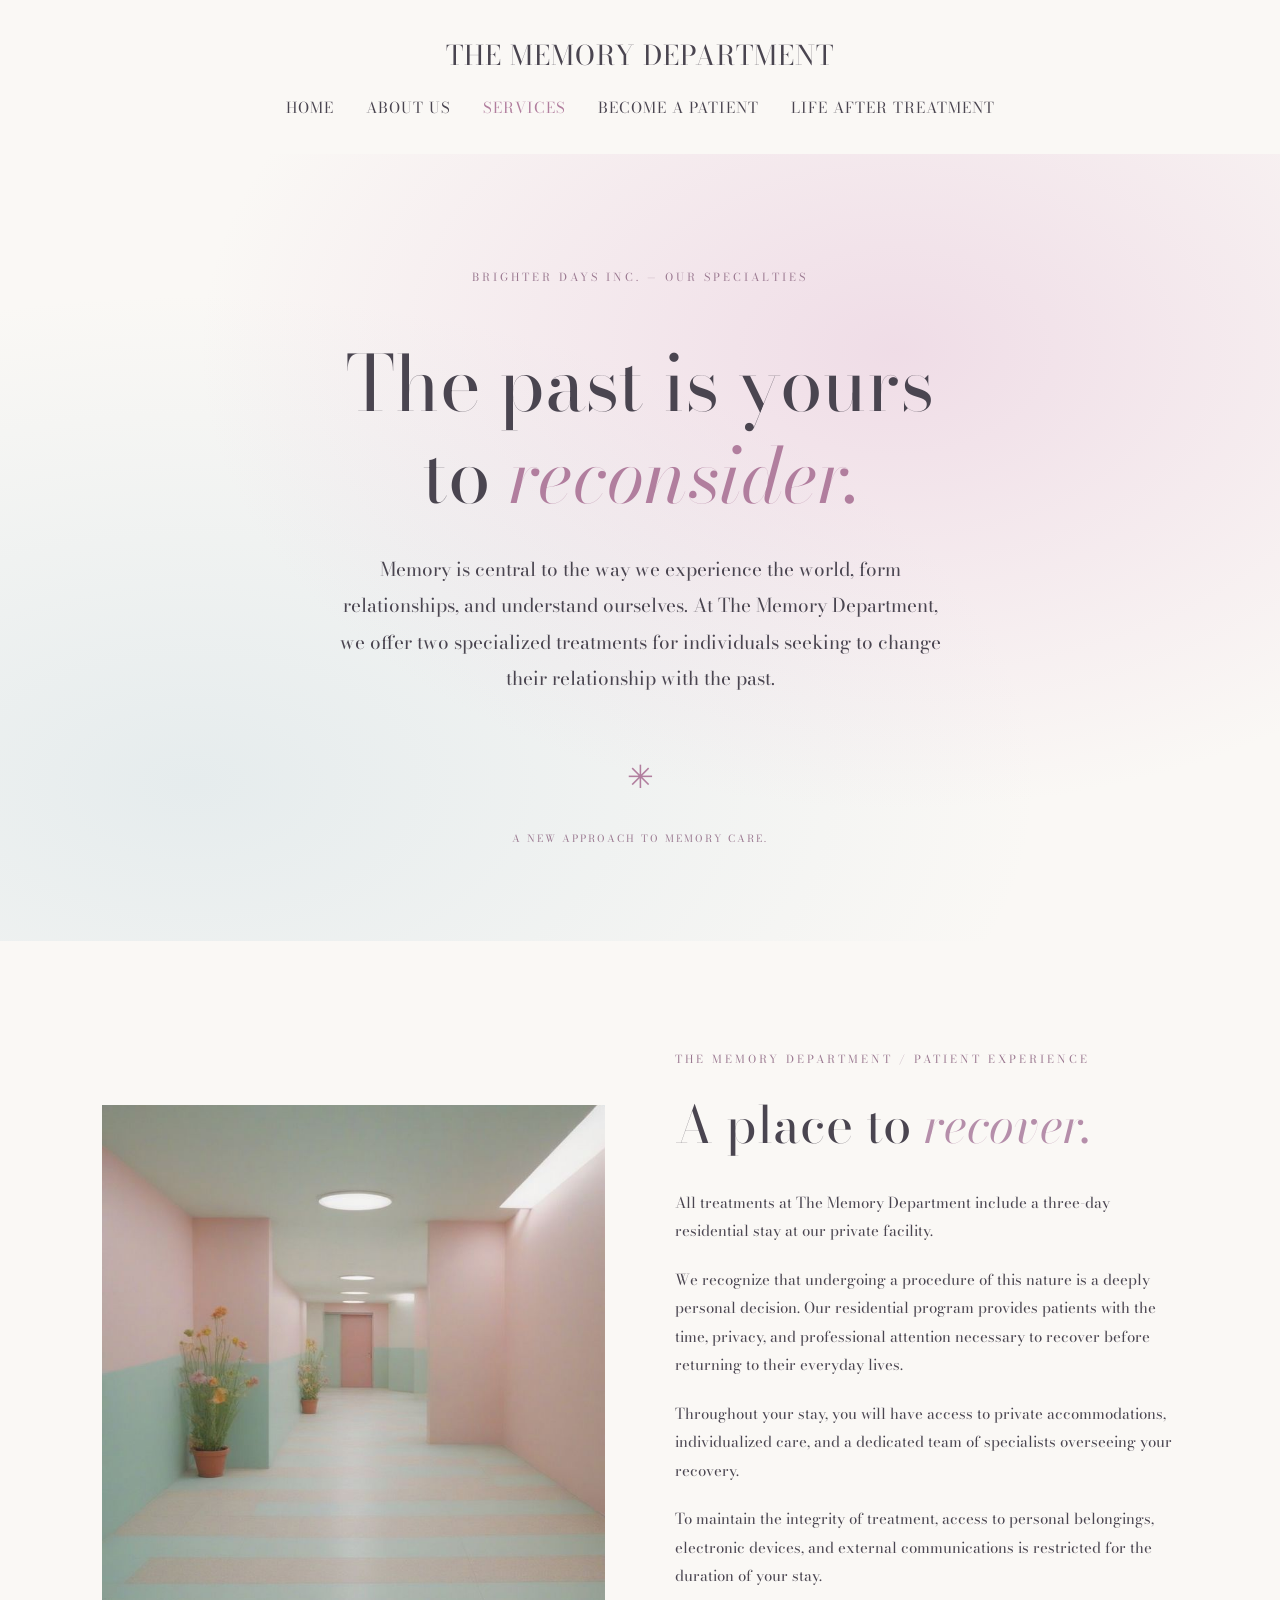
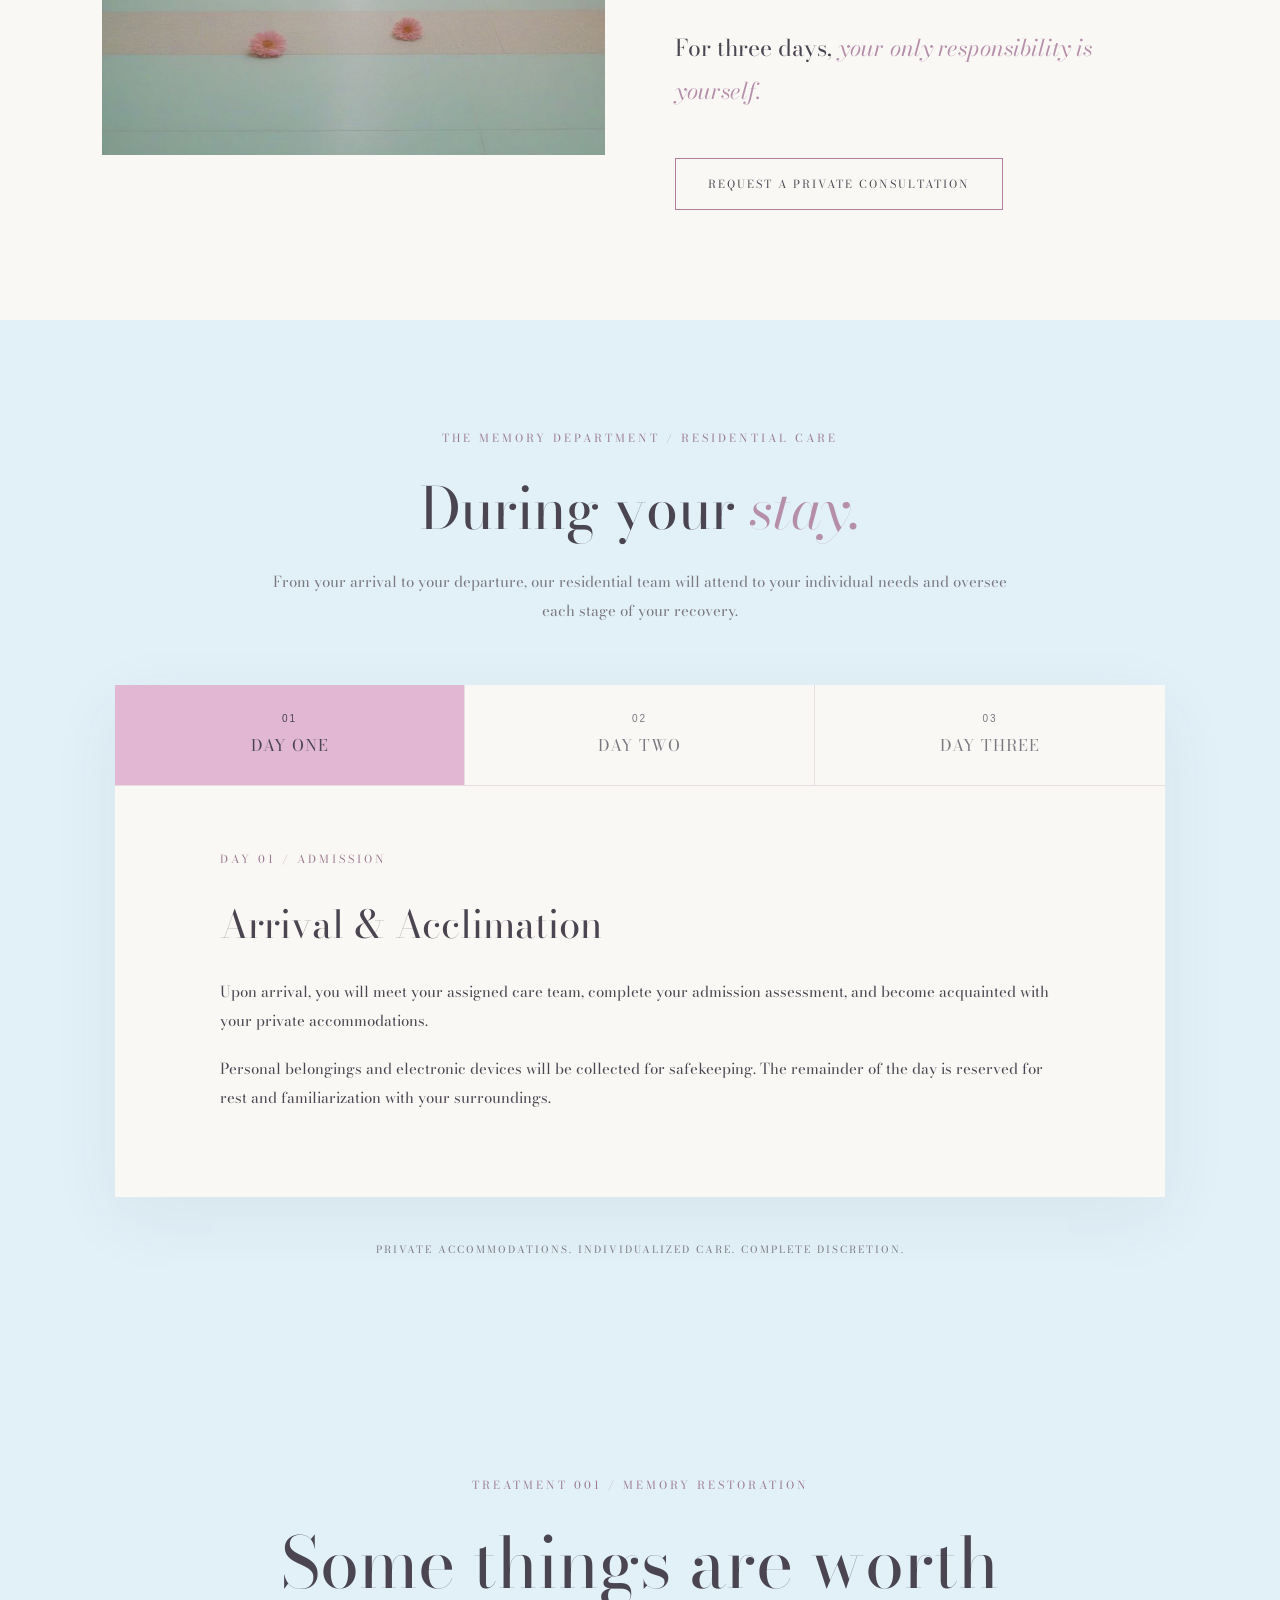
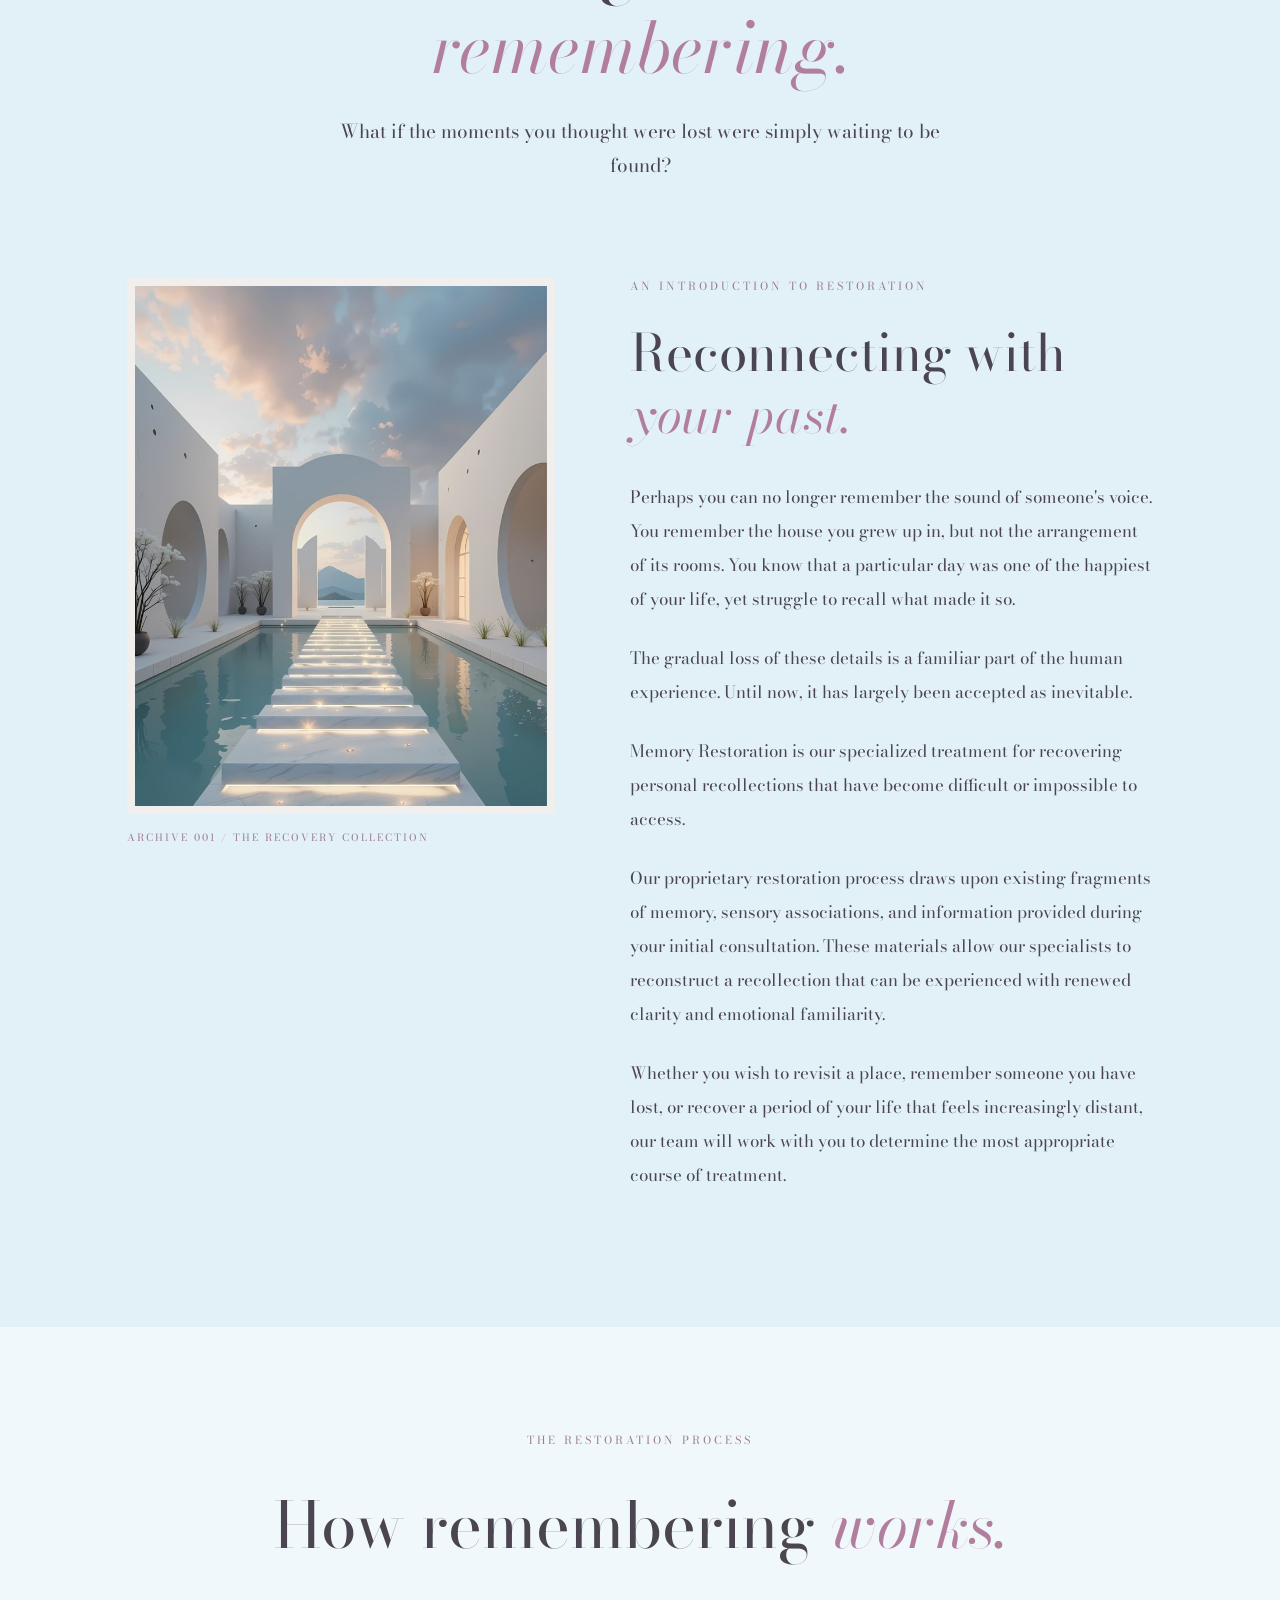
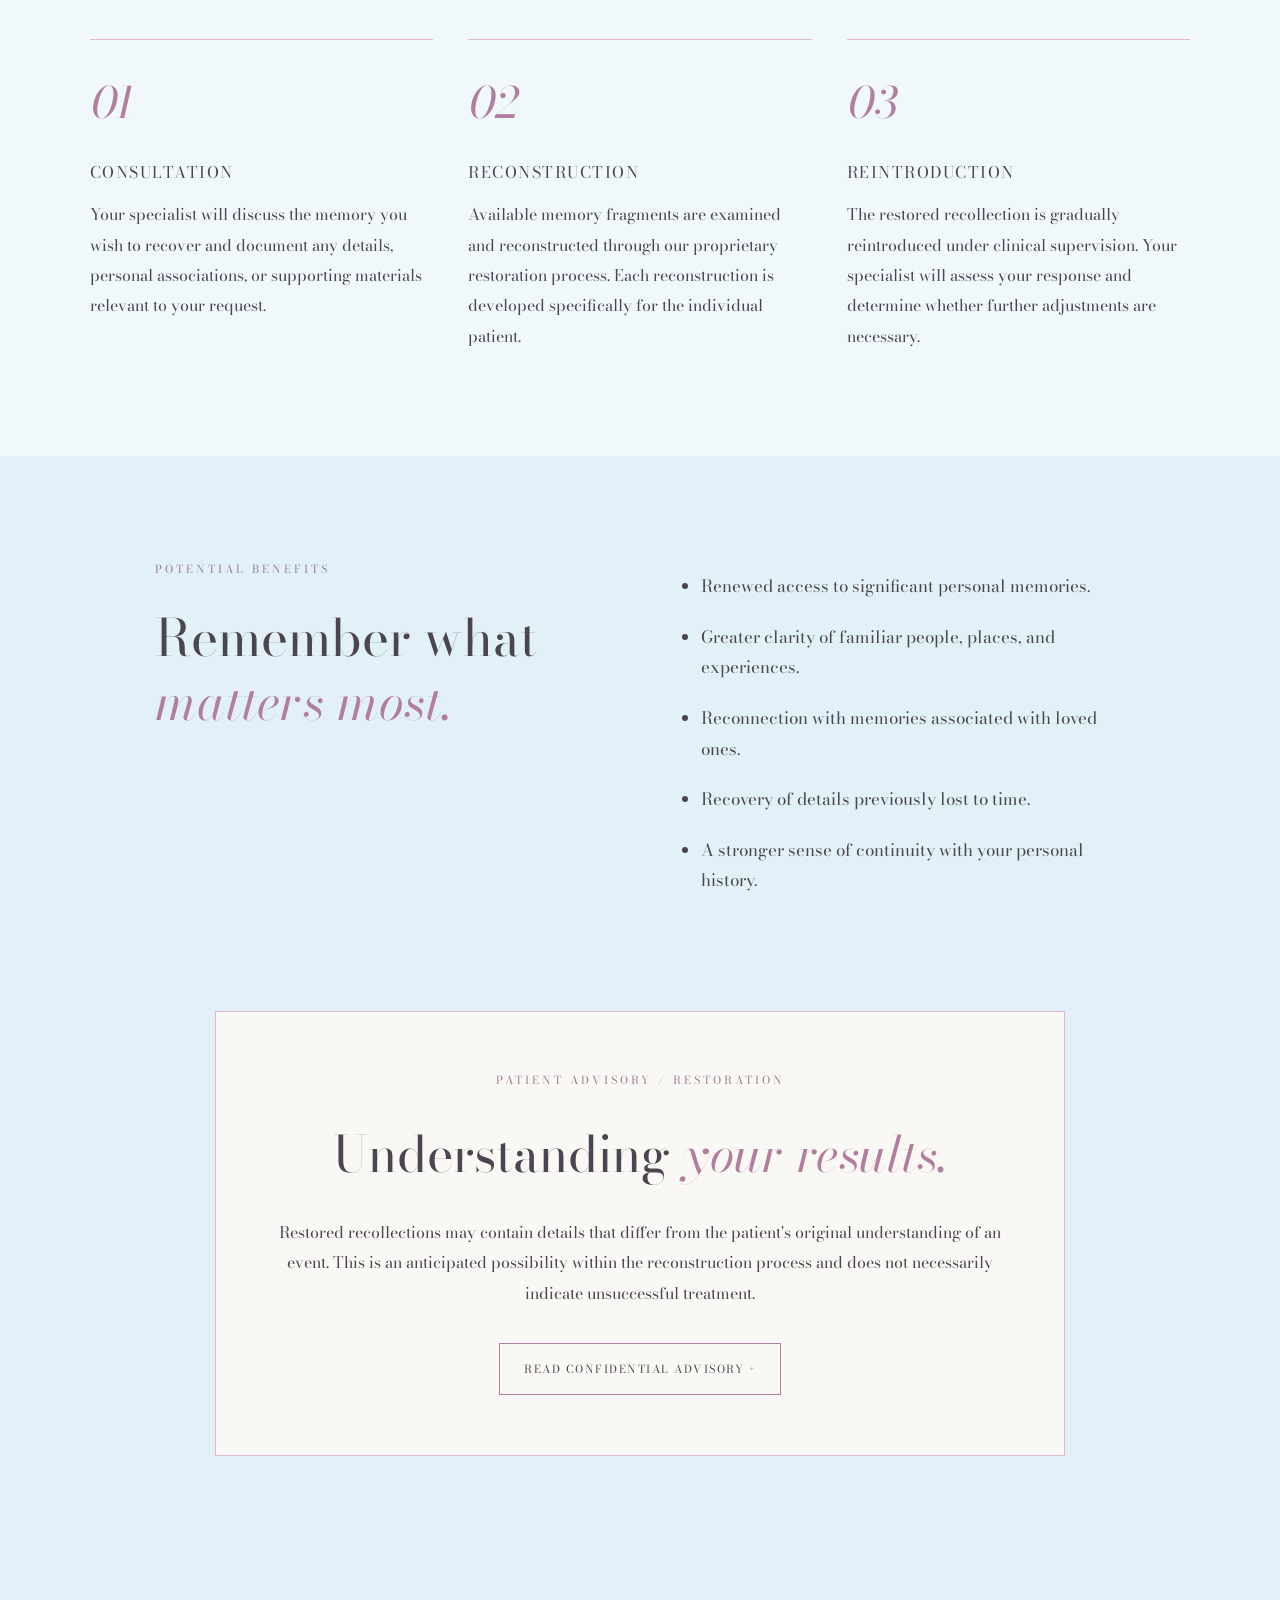
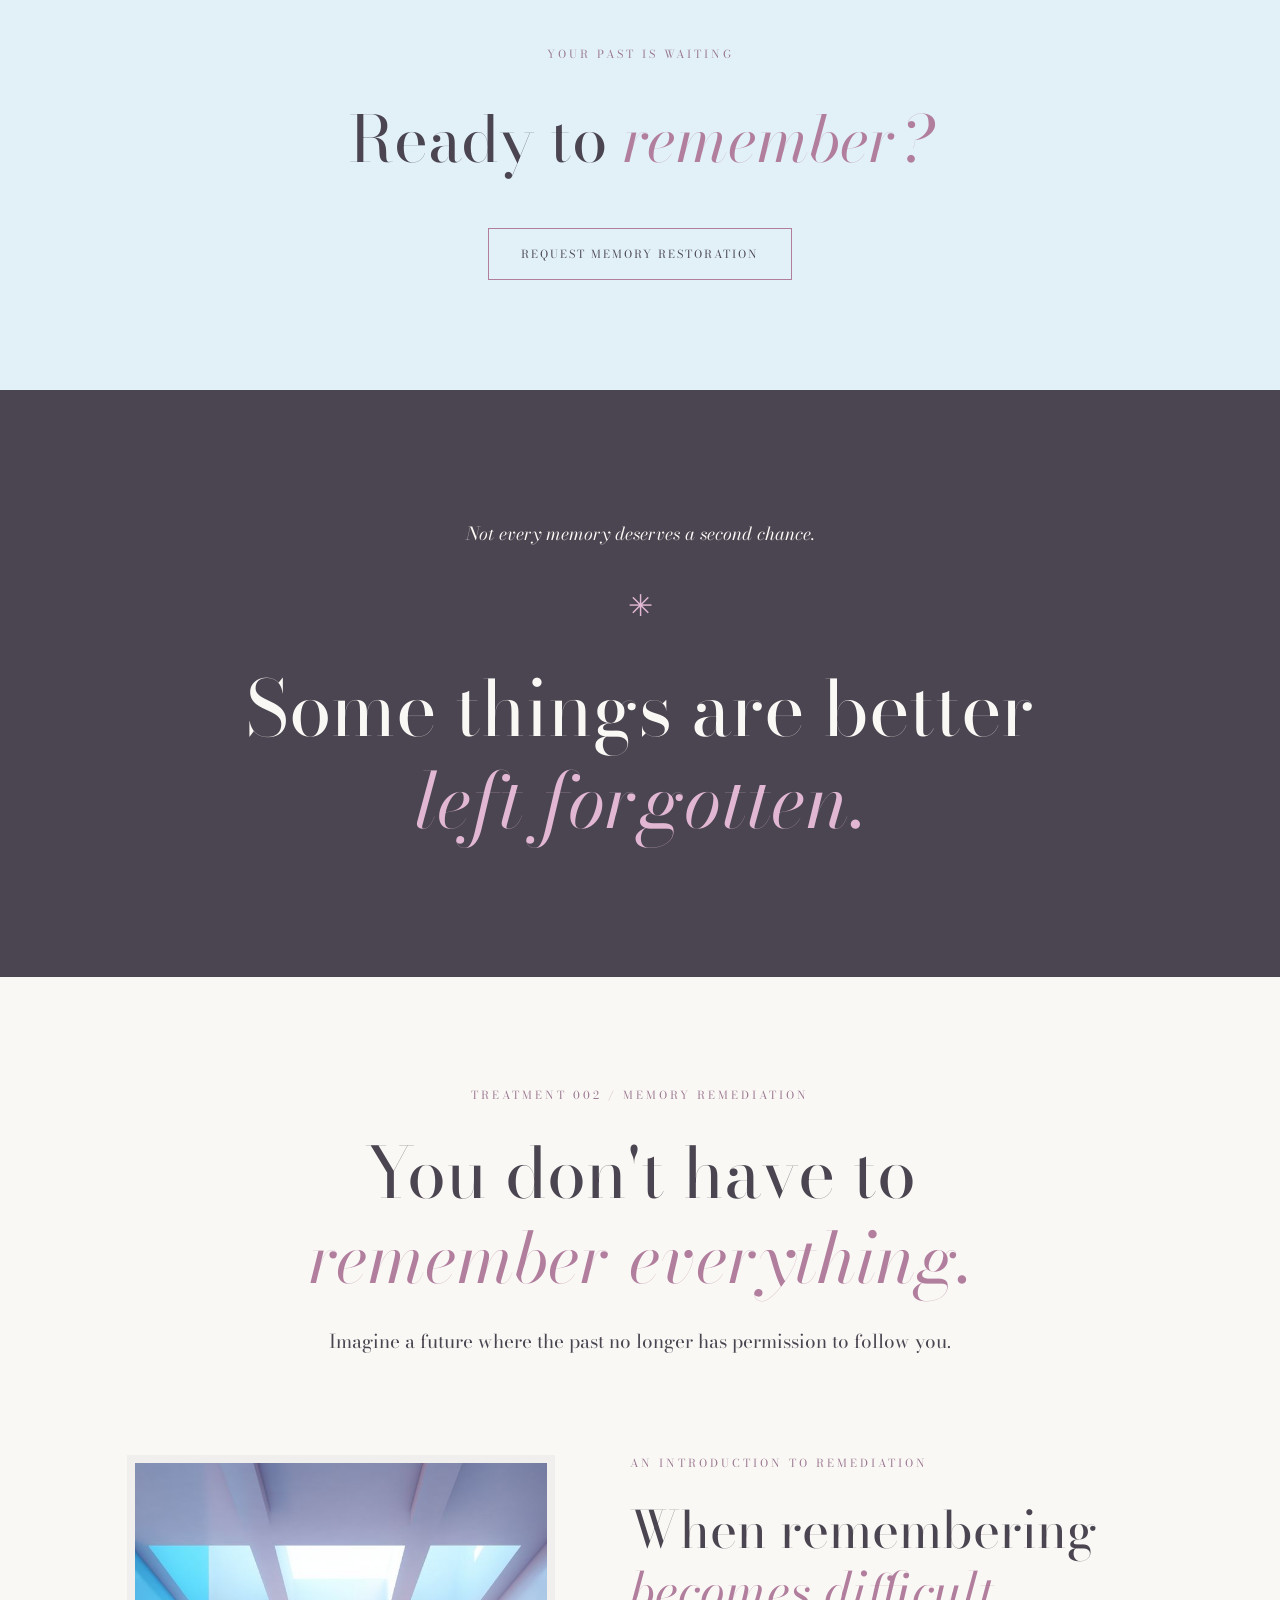
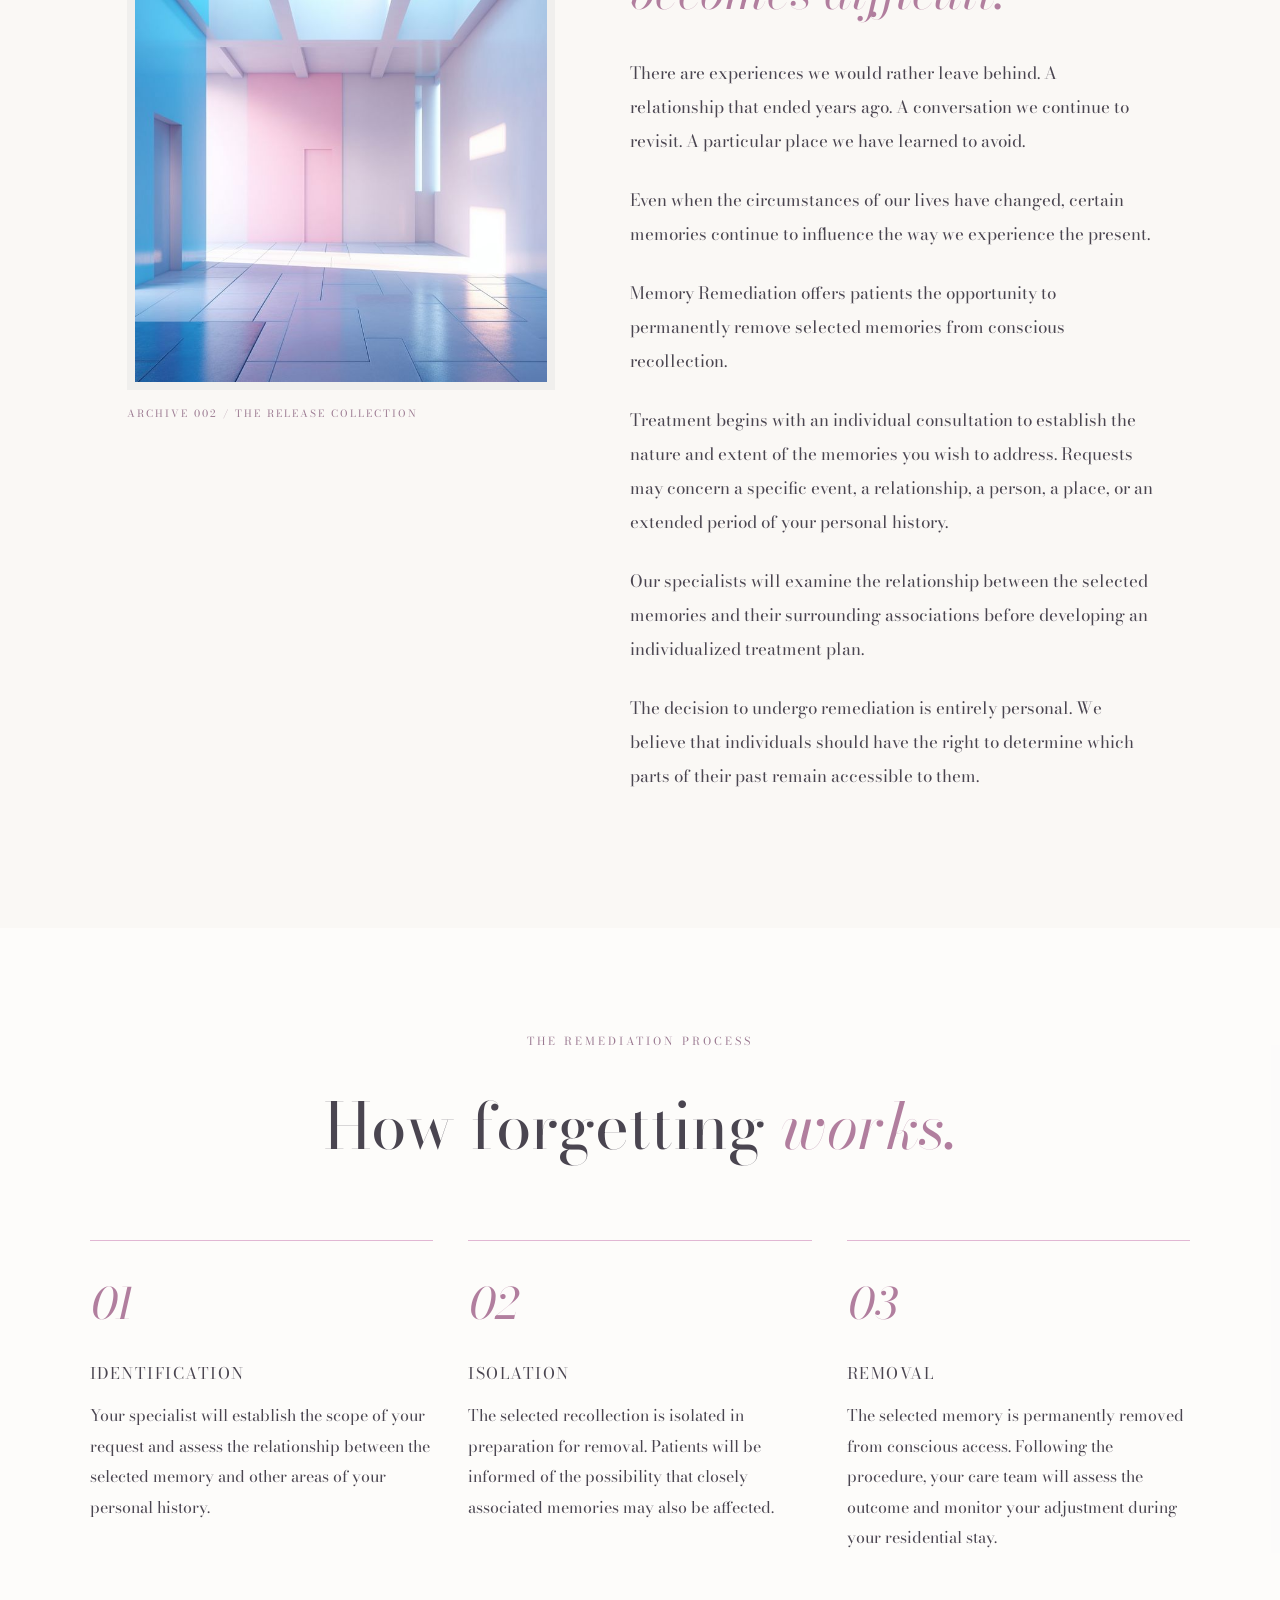
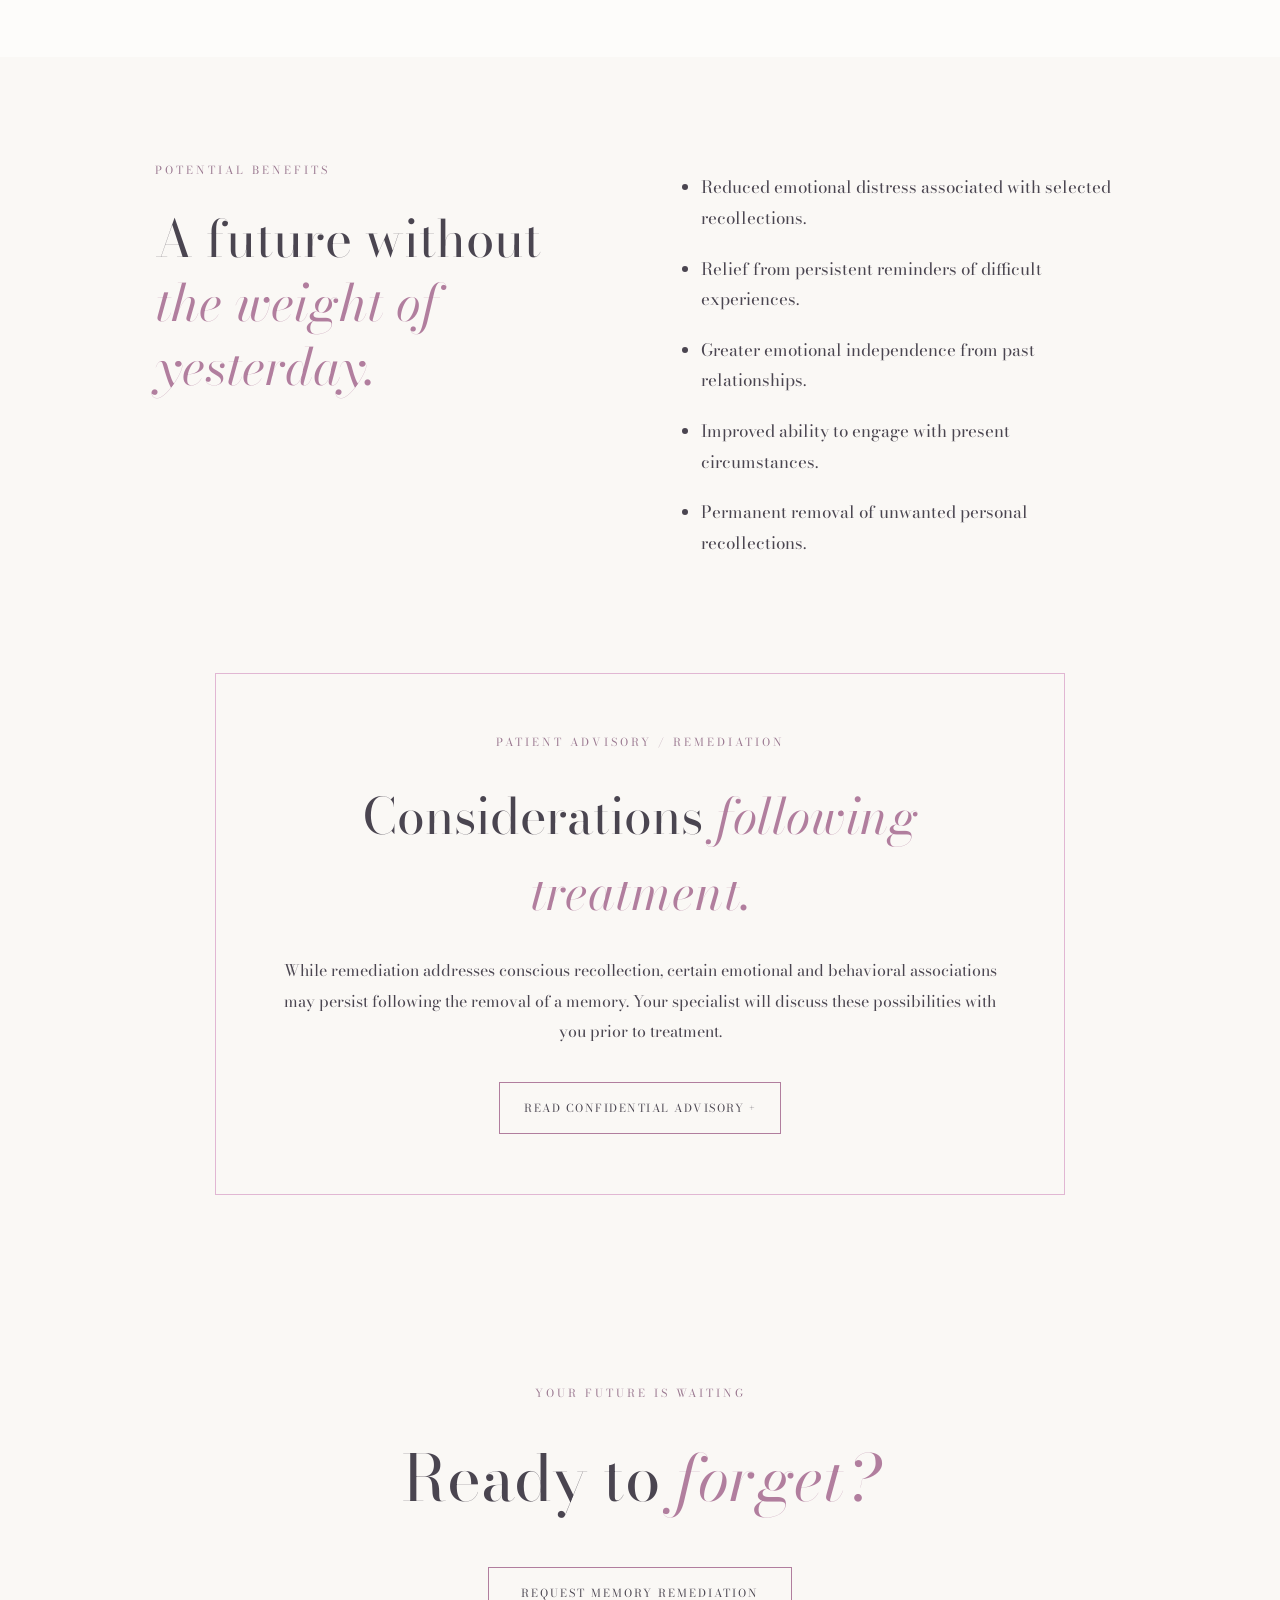
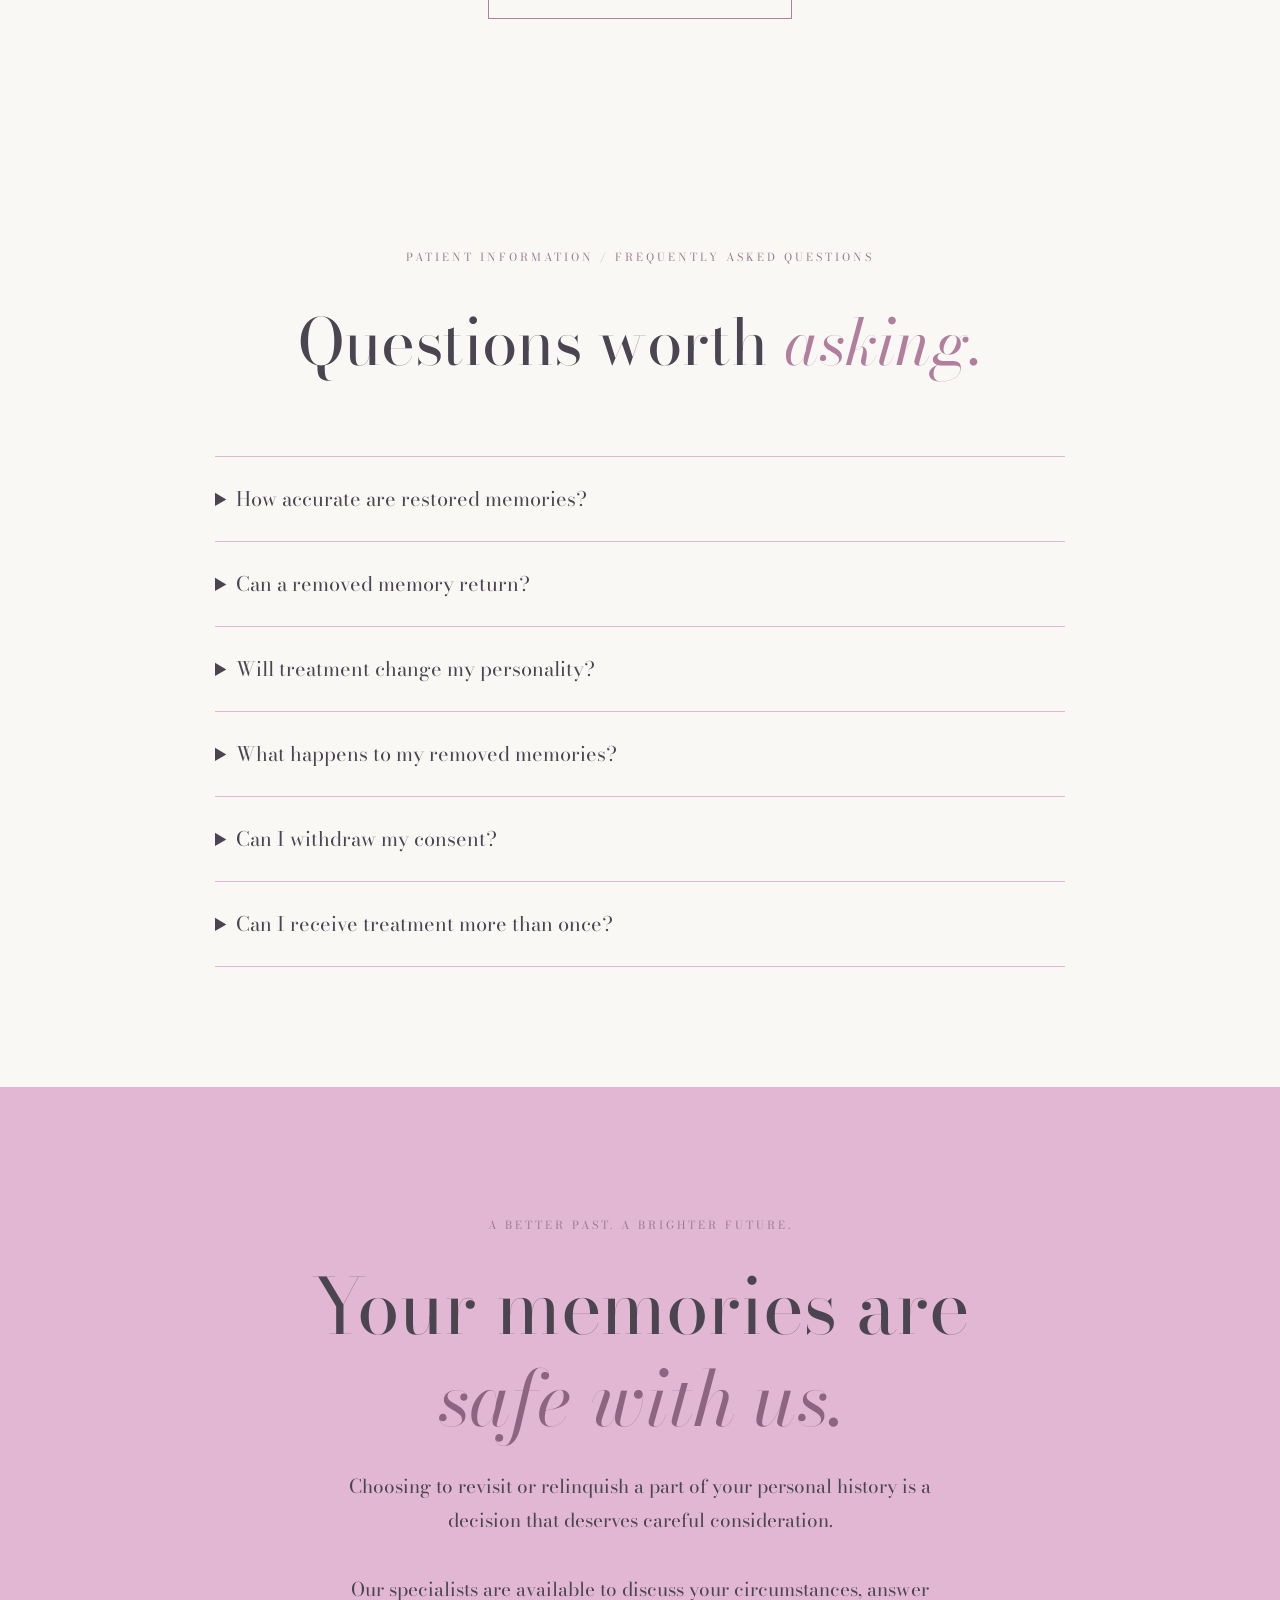
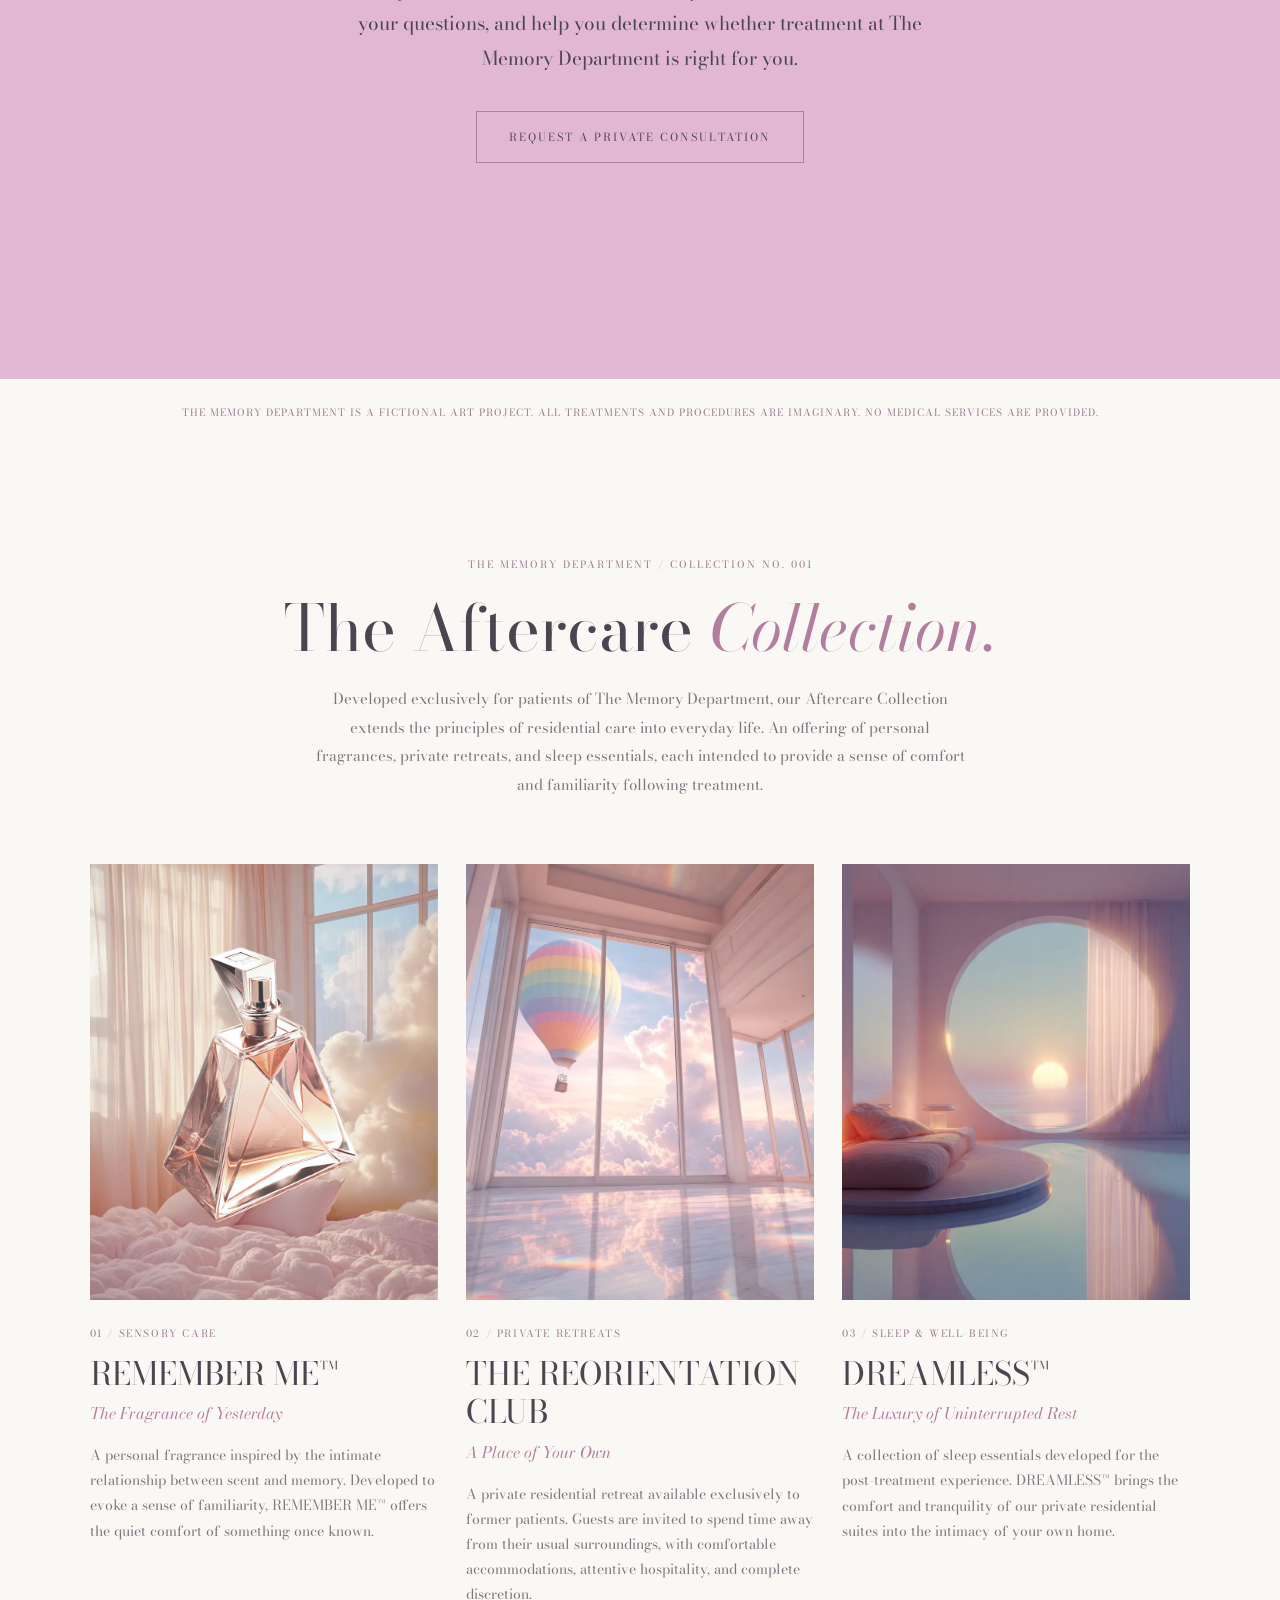
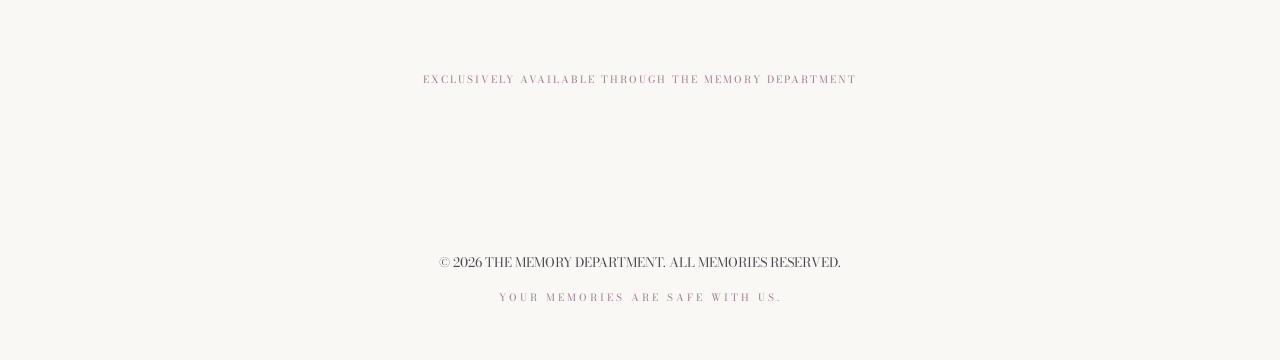
<file: services.html>
<!DOCTYPE html>
<html lang="en">

<head>
  <meta charset="UTF-8">
  <meta name="viewport" content="width=device-width, initial-scale=1.0">

  <title>Our Services | The Memory Department</title>

  <!-- GOOGLE FONTS -->
  <link rel="preconnect" href="https://fonts.googleapis.com">
  <link rel="preconnect" href="https://fonts.gstatic.com" crossorigin>
  <link href="https://fonts.googleapis.com/css2?family=Bodoni+Moda:ital,opsz,wght@0,6..96,400;0,6..96,500;1,6..96,400&display=swap" rel="stylesheet">

  <!-- CSS -->
  <link rel="stylesheet" href="style.css">

  <!-- JAVASCRIPT -->
  <script src="script.js" defer></script>
</head>

<body>

  <!-- NAVIGATION -->
  <header class="site-header">
    <nav aria-label="Main navigation">
      <a href="index.html">HOME</a>
      <a href="about.html">ABOUT US</a>
      <a href="services.html" aria-current="page">SERVICES</a>
      <a href="patient.html">BECOME A PATIENT</a>
      <a href="aftercare.html">LIFE AFTER TREATMENT</a>
    </nav>

    <a class="site-name" href="index.html">
      THE MEMORY DEPARTMENT
    </a>
  </header>

  <main class="services-page">

    <!-- INTRODUCTION -->
    <section class="services-hero">

      <!-- SERVICES BACKGROUND VIDEO -->
      <video
        class="services-background-video"
        autoplay
        muted
        loop
        playsinline
        preload="auto"
        aria-hidden="true"
      >
        <source src="images/websitecover3.mp4" type="video/mp4">
      </video>

      <p class="eyebrow">
        BRIGHTER DAYS INC. — OUR SPECIALTIES
      </p>

      <h1>
        The past is yours<br>
        to <em>reconsider.</em>
      </h1>

      <p class="services-hero-description">
  Memory is central to the way we experience the world,
  form relationships, and understand ourselves.
  At The Memory Department, we offer two specialized
  treatments for individuals seeking to change their
  relationship with the past.
</p>

      <span class="services-hero-star" aria-hidden="true">✳</span>

      <p class="services-hero-footnote">
        A NEW APPROACH TO MEMORY CARE.
      </p>

    </section>


    <!-- THREE-DAY RESIDENTIAL STAY -->
    <section class="memory-stay">

      <div class="memory-stay-image">
        <img
          src="images/memory-stay.jpeg"
          alt="The Memory Department residential treatment facility"
          loading="lazy"
        >
      </div>

      <div class="memory-stay-content">

  <p class="eyebrow">
    THE MEMORY DEPARTMENT / PATIENT EXPERIENCE
  </p>

  <h2>
    A place to <em>recover.</em>
  </h2>

  <p>
    All treatments at The Memory Department include
    a three-day residential stay at our private facility.
  </p>

  <p>
    We recognize that undergoing a procedure of this
    nature is a deeply personal decision. Our residential
    program provides patients with the time, privacy,
    and professional attention necessary to recover
    before returning to their everyday lives.
  </p>

  <p>
    Throughout your stay, you will have access to
    private accommodations, individualized care,
    and a dedicated team of specialists overseeing
    your recovery.
  </p>

  <p>
    To maintain the integrity of treatment, access
    to personal belongings, electronic devices,
    and external communications is restricted
    for the duration of your stay.
  </p>

  <p class="memory-stay-closing">
    For three days, <em>your only responsibility
    is yourself.</em>
  </p>

  <a href="patient.html" class="hero-button">
    REQUEST A PRIVATE CONSULTATION
  </a>

</div>

    </section>


<!-- RESIDENTIAL EXPERIENCE ITINERARY -->

<section class="stay-itinerary">

  <div class="stay-itinerary-heading">

    <p class="eyebrow">
      THE MEMORY DEPARTMENT / RESIDENTIAL CARE
    </p>

    <h2>
      During your <em>stay.</em>
    </h2>

    <p>
      From your arrival to your departure, our
      residential team will attend to your individual
      needs and oversee each stage of your recovery.
    </p>

  </div>

  <div class="stay-itinerary-container">

    <div class="stay-day-buttons" role="tablist"
         aria-label="Residential stay itinerary">

      <button class="stay-day-button active"
              type="button"
              role="tab"
              id="stay-tab-1"
              aria-controls="stay-panel-1"
              aria-selected="true"
              data-day="1">
        <span>01</span>
        DAY ONE
      </button>

      <button class="stay-day-button"
              type="button"
              role="tab"
              id="stay-tab-2"
              aria-controls="stay-panel-2"
              aria-selected="false"
              tabindex="-1"
              data-day="2">
        <span>02</span>
        DAY TWO
      </button>

      <button class="stay-day-button"
              type="button"
              role="tab"
              id="stay-tab-3"
              aria-controls="stay-panel-3"
              aria-selected="false"
              tabindex="-1"
              data-day="3">
        <span>03</span>
        DAY THREE
      </button>

    </div>

    <div class="stay-day-content">

      <article class="stay-day-panel active"
               id="stay-panel-1"
               role="tabpanel"
               aria-labelledby="stay-tab-1">

        <p class="eyebrow">DAY 01 / ADMISSION</p>

        <h3>Arrival &amp; Acclimation</h3>

        <p>
          Upon arrival, you will meet your assigned
          care team, complete your admission assessment,
          and become acquainted with your private
          accommodations.
        </p>

        <p>
          Personal belongings and electronic devices
          will be collected for safekeeping. The remainder
          of the day is reserved for rest and familiarization
          with your surroundings.
        </p>

      </article>

      <article class="stay-day-panel"
               id="stay-panel-2"
               role="tabpanel"
               aria-labelledby="stay-tab-2"
               hidden>

        <p class="eyebrow">DAY 02 / RESIDENTIAL CARE</p>

        <h3>Rest &amp; Reorientation</h3>

        <p>
          Your second day includes scheduled consultations,
          periods of uninterrupted rest, and individual
          assessments of your response to treatment.
        </p>

        <p>
          Your care team will remain available throughout
          the day to address any concerns or changes
          in your recollection.
        </p>

      </article>

      <article class="stay-day-panel"
               id="stay-panel-3"
               role="tabpanel"
               aria-labelledby="stay-tab-3"
               hidden>

        <p class="eyebrow">DAY 03 / DISCHARGE</p>

        <h3>Departure &amp; Renewal</h3>

        <p>
          Before leaving our facility, you will undergo
          a final assessment with your assigned specialist.
          You will receive written aftercare instructions
          and guidance on returning to your usual routine.
        </p>

        <p>
          Personal belongings will be returned
          upon discharge.
        </p>

      </article>

    </div>

  </div>

  <p class="stay-itinerary-footer">
    PRIVATE ACCOMMODATIONS. INDIVIDUALIZED CARE.
    COMPLETE DISCRETION.
  </p>

</section>


    <!-- SERVICE DIRECTORY -->

    <!-- MEMORY RESTORATION -->
    <section class="service-detail restoration-detail" id="restoration">

      <div class="service-detail-heading">

        <p class="eyebrow">
          TREATMENT 001 / MEMORY RESTORATION
        </p>

        <h2>
          Some things are worth<br>
          <em>remembering.</em>
        </h2>

        <p>
          What if the moments you thought were lost
          were simply waiting to be found?
        </p>

      </div>

      <div class="service-editorial-grid">

        <div class="service-editorial-image">
          <img
            src="images/memory-poo.jpg"
            alt="Memory restoration treatment imagery"
            loading="lazy"
          >
          <p>ARCHIVE 001 / THE RECOVERY COLLECTION</p>
        </div>

        
<div class="service-editorial-copy">

  <p class="eyebrow">
    AN INTRODUCTION TO RESTORATION
  </p>

  <h3>
    Reconnecting with <em>your past.</em>
  </h3>

  <p>
    Perhaps you can no longer remember the sound of
    someone's voice. You remember the house you grew
    up in, but not the arrangement of its rooms.
    You know that a particular day was one of the
    happiest of your life, yet struggle to recall
    what made it so.
  </p>

  <p>
    The gradual loss of these details is a familiar
    part of the human experience. Until now, it has
    largely been accepted as inevitable.
  </p>

  <p>
    Memory Restoration is our specialized treatment
    for recovering personal recollections that have
    become difficult or impossible to access.
  </p>

  <p>
    Our proprietary restoration process draws upon
    existing fragments of memory, sensory associations,
    and information provided during your initial
    consultation. These materials allow our specialists
    to reconstruct a recollection that can be experienced
    with renewed clarity and emotional familiarity.
  </p>

  <p>
    Whether you wish to revisit a place, remember
    someone you have lost, or recover a period of
    your life that feels increasingly distant, our
    team will work with you to determine the most
    appropriate course of treatment.
  </p>

</div>


      </div>


     
<!-- RESTORATION PROCESS -->

<div class="service-process">

  <p class="eyebrow">THE RESTORATION PROCESS</p>

  <h3>
    How remembering <em>works.</em>
  </h3>

  <div class="process-grid">

    <div class="process-step">
      <span>01</span>
      <h4>CONSULTATION</h4>
      <p>
        Your specialist will discuss the memory you
        wish to recover and document any details,
        personal associations, or supporting materials
        relevant to your request.
      </p>
    </div>

    <div class="process-step">
      <span>02</span>
      <h4>RECONSTRUCTION</h4>
      <p>
        Available memory fragments are examined and
        reconstructed through our proprietary restoration
        process. Each reconstruction is developed
        specifically for the individual patient.
      </p>
    </div>

    <div class="process-step">
      <span>03</span>
      <h4>REINTRODUCTION</h4>
      <p>
        The restored recollection is gradually
        reintroduced under clinical supervision.
        Your specialist will assess your response
        and determine whether further adjustments
        are necessary.
      </p>
    </div>

  </div>

</div>

     <!-- RESTORATION BENEFITS -->

<div class="service-benefits">

  <div>
    <p class="eyebrow">POTENTIAL BENEFITS</p>

    <h3>
      Remember what<br>
      <em>matters most.</em>
    </h3>
  </div>

  <ul>
    <li>Renewed access to significant personal memories.</li>
    <li>Greater clarity of familiar people, places, and experiences.</li>
    <li>Reconnection with memories associated with loved ones.</li>
    <li>Recovery of details previously lost to time.</li>
    <li>A stronger sense of continuity with your personal history.</li>
  </ul>

</div>
    
<!-- RESTORATION ADVISORY -->

<div class="service-advisory" data-advisory="restoration">

  <p class="eyebrow">
    PATIENT ADVISORY / RESTORATION
  </p>

  <h3>
    Understanding <em>your results.</em>
  </h3>

  <p>
    Restored recollections may contain details that
    differ from the patient's original understanding
    of an event. This is an anticipated possibility
    within the reconstruction process and does not
    necessarily indicate unsuccessful treatment.
  </p>

  <button type="button" class="advisory-button">
    READ CONFIDENTIAL ADVISORY +
  </button>

  <p class="advisory-reveal" hidden>
    Some patients report familiarity with locations,
    individuals, or events for which no corresponding
    personal history can be established. The presence
    of an emotional response is not considered
    sufficient evidence of historical accuracy.
  </p>

</div>


      <!-- RESTORATION APPLICATION -->
      <div class="service-cta">

        <p class="eyebrow">YOUR PAST IS WAITING</p>

        <h3>
          Ready to <em>remember?</em>
        </h3>

        <a href="patient.html" class="hero-button">
          REQUEST MEMORY RESTORATION
        </a>

      </div>

    </section>


    <!-- TRANSITION -->
    <section class="services-interlude">

      <p>Not every memory deserves a second chance.</p>

      <span aria-hidden="true">✳</span>

      <h2>
        Some things are better<br>
        <em>left forgotten.</em>
      </h2>

    </section>


    <!-- MEMORY REMEDIATION -->
    <section class="service-detail remediation-detail" id="remediation">

      <div class="service-detail-heading">

        <p class="eyebrow">
          TREATMENT 002 / MEMORY REMEDIATION
        </p>

        <h2>
          You don't have to<br>
          <em>remember everything.</em>
        </h2>

        <p>
          Imagine a future where the past
          no longer has permission to follow you.
        </p>

      </div>


      <!-- REMEDIATION INTRODUCTION -->
      <div class="service-editorial-grid">

        <div class="service-editorial-image">
          <img
            src="images/memory-deletion.jpg"
            alt="Memory remediation treatment imagery"
            loading="lazy"
          >
          <p>ARCHIVE 002 / THE RELEASE COLLECTION</p>
        </div>

       
<div class="service-editorial-copy">

  <p class="eyebrow">
    AN INTRODUCTION TO REMEDIATION
  </p>

  <h3>
    When remembering <em>becomes difficult.</em>
  </h3>

  <p>
    There are experiences we would rather leave behind.
    A relationship that ended years ago. A conversation
    we continue to revisit. A particular place we have
    learned to avoid.
  </p>

  <p>
    Even when the circumstances of our lives have
    changed, certain memories continue to influence
    the way we experience the present.
  </p>

  <p>
    Memory Remediation offers patients the opportunity
    to permanently remove selected memories from
    conscious recollection.
  </p>

  <p>
    Treatment begins with an individual consultation
    to establish the nature and extent of the memories
    you wish to address. Requests may concern a specific
    event, a relationship, a person, a place, or an
    extended period of your personal history.
  </p>

  <p>
    Our specialists will examine the relationship
    between the selected memories and their surrounding
    associations before developing an individualized
    treatment plan.
  </p>

  <p>
    The decision to undergo remediation is entirely
    personal. We believe that individuals should have
    the right to determine which parts of their past
    remain accessible to them.
  </p>

</div>

      </div>


     
<!-- REMEDIATION PROCESS -->

<div class="service-process">

  <p class="eyebrow">THE REMEDIATION PROCESS</p>

  <h3>
    How forgetting <em>works.</em>
  </h3>

  <div class="process-grid">

    <div class="process-step">
      <span>01</span>
      <h4>IDENTIFICATION</h4>
      <p>
        Your specialist will establish the scope of
        your request and assess the relationship
        between the selected memory and other areas
        of your personal history.
      </p>
    </div>

    <div class="process-step">
      <span>02</span>
      <h4>ISOLATION</h4>
      <p>
        The selected recollection is isolated in
        preparation for removal. Patients will be
        informed of the possibility that closely
        associated memories may also be affected.
      </p>
    </div>

    <div class="process-step">
      <span>03</span>
      <h4>REMOVAL</h4>
      <p>
        The selected memory is permanently removed
        from conscious access. Following the procedure,
        your care team will assess the outcome and
        monitor your adjustment during your
        residential stay.
      </p>
    </div>

  </div>

</div>

      <!-- REMEDIATION BENEFITS -->

<div class="service-benefits">

  <div>
    <p class="eyebrow">POTENTIAL BENEFITS</p>

    <h3>
      A future without<br>
      <em>the weight of yesterday.</em>
    </h3>
  </div>

  <ul>
    <li>Reduced emotional distress associated with selected recollections.</li>
    <li>Relief from persistent reminders of difficult experiences.</li>
    <li>Greater emotional independence from past relationships.</li>
    <li>Improved ability to engage with present circumstances.</li>
    <li>Permanent removal of unwanted personal recollections.</li>
  </ul>

</div>
     
<!-- REMEDIATION ADVISORY -->

<div class="service-advisory" data-advisory="deletion">

  <p class="eyebrow">
    PATIENT ADVISORY / REMEDIATION
  </p>

  <h3>
    Considerations <em>following treatment.</em>
  </h3>

  <p>
    While remediation addresses conscious recollection,
    certain emotional and behavioral associations
    may persist following the removal of a memory.
    Your specialist will discuss these possibilities
    with you prior to treatment.
  </p>

  <button type="button" class="advisory-button">
    READ CONFIDENTIAL ADVISORY +
  </button>

  <p class="advisory-reveal" hidden>
    Patients may experience emotional responses for
    which they can no longer identify a cause.
    Attempts to recover remediated material through
    personal records, photographs, or third-party
    accounts are discouraged. Removed recollections
    are retained within the Department's private
    archival system and are not available for
    patient retrieval.
  </p>

</div>

      <!-- REMEDIATION APPLICATION -->
      <div class="service-cta">

        <p class="eyebrow">YOUR FUTURE IS WAITING</p>

        <h3>
          Ready to <em>forget?</em>
        </h3>

        <a href="patient.html" class="hero-button">
          REQUEST MEMORY REMEDIATION
        </a>

      </div>

    </section>


   
<!-- FREQUENTLY ASKED QUESTIONS -->

<section class="services-faq">

  <p class="eyebrow">
    PATIENT INFORMATION / FREQUENTLY ASKED QUESTIONS
  </p>

  <h2>
    Questions worth <em>asking.</em>
  </h2>

  <div class="faq-list">

    <details>
      <summary>How accurate are restored memories?</summary>
      <p>
        Restoration is based on the information and
        memory fragments available at the time of
        treatment. Although our specialists aim to
        preserve the integrity of the original experience,
        we cannot guarantee that every reconstructed
        detail corresponds precisely to the original event.
      </p>
    </details>

    <details>
      <summary>Can a removed memory return?</summary>
      <p>
        Memory Remediation is intended to be permanent.
        Any unexpected recollections following treatment
        should be reported directly to your assigned
        specialist for assessment.
      </p>
    </details>

    <details>
      <summary>Will treatment change my personality?</summary>
      <p>
        Personal identity is closely connected to memory.
        While treatment is limited to the recollections
        identified during consultation, changes in
        emotional responses, preferences, and
        interpersonal relationships may occur.
      </p>
    </details>

    <details>
      <summary>What happens to my removed memories?</summary>
      <p>
        Removed material is retained within our secure
        archival system for clinical documentation,
        quality assurance, and ongoing research.
        Access is restricted to authorized personnel.
      </p>
    </details>

    <details>
      <summary>Can I withdraw my consent?</summary>
      <p>
        Patients may withdraw their consent at any point
        prior to the commencement of their procedure.
        Completed remediation procedures cannot be reversed.
      </p>
    </details>

    <details>
      <summary>Can I receive treatment more than once?</summary>
      <p>
        Additional treatment may be considered following
        an individual assessment. Previous treatment
        history will be reviewed by your specialist
        to determine your eligibility.
      </p>
    </details>

  </div>

</section>

   <!-- FINAL CALL TO ACTION -->

<section class="services-ending">

  <p class="eyebrow">
    A BETTER PAST. A BRIGHTER FUTURE.
  </p>

  <h2>
    Your memories are<br>
    <em>safe with us.</em>
  </h2>

  <p>
    Choosing to revisit or relinquish a part of your
    personal history is a decision that deserves
    careful consideration.
  </p>

  <p>
    Our specialists are available to discuss your
    circumstances, answer your questions, and help
    you determine whether treatment at The Memory
    Department is right for you.
  </p>

  <a href="patient.html" class="hero-button">
    REQUEST A PRIVATE CONSULTATION
  </a>

  <span class="services-ending-secret">
    WE REMEMBER EVERYTHING.
  </span>

</section>
    <!-- FICTIONAL PROJECT DISCLAIMER -->
    <p class="fiction-disclaimer">
      THE MEMORY DEPARTMENT IS A FICTIONAL ART PROJECT.
      ALL TREATMENTS AND PROCEDURES ARE IMAGINARY.
      NO MEDICAL SERVICES ARE PROVIDED.
    </p>


<!-- ========================================
     THE AFTERCARE COLLECTION
======================================== -->

<section class="aftercare-collection" id="aftercare">

  <div class="aftercare-heading">

    <p class="aftercare-eyebrow">
      THE MEMORY DEPARTMENT / COLLECTION NO. 001
    </p>

    <h2>The Aftercare <em>Collection.</em></h2>

    <p class="aftercare-intro">
      Developed exclusively for patients of The Memory
      Department, our Aftercare Collection extends the
      principles of residential care into everyday life.
      An offering of personal fragrances, private
      retreats, and sleep essentials, each intended
      to provide a sense of comfort and familiarity
      following treatment.
    </p>

  </div>

  <div class="aftercare-grid">

    <!-- PRODUCT 01 -->

    <article class="aftercare-product" id="remember-me">

      <img src="images/memory-perfume2.jpg"
           alt="Remember Me fragrance">

      <p class="aftercare-number">01 / SENSORY CARE</p>

      <h3>REMEMBER ME™</h3>

      <p class="aftercare-subtitle">
        The Fragrance of Yesterday
      </p>

      <p class="aftercare-description">
        A personal fragrance inspired by the intimate
        relationship between scent and memory.
        Developed to evoke a sense of familiarity,
        REMEMBER ME™ offers the quiet comfort of
        something once known.
      </p>

    </article>

    <!-- PRODUCT 02 -->

    <article class="aftercare-product" id="reorientation-club">

      <img src="images/memory-vacation.jpg"
           alt="The Reorientation Club retreat">

      <p class="aftercare-number">02 / PRIVATE RETREATS</p>

      <h3>THE REORIENTATION CLUB</h3>

      <p class="aftercare-subtitle">
        A Place of Your Own
      </p>

      <p class="aftercare-description">
        A private residential retreat available
        exclusively to former patients. Guests are
        invited to spend time away from their usual
        surroundings, with comfortable accommodations,
        attentive hospitality, and complete discretion.
      </p>

    </article>

    <!-- PRODUCT 03 -->

    <article class="aftercare-product" id="dreamless">

      <img src="images/memory-bed.jpg"
           alt="Dreamless sleep collection">

      <p class="aftercare-number">03 / SLEEP &amp; WELL-BEING</p>

      <h3>DREAMLESS™</h3>

      <p class="aftercare-subtitle">
        The Luxury of Uninterrupted Rest
      </p>

      <p class="aftercare-description">
        A collection of sleep essentials developed
        for the post-treatment experience. DREAMLESS™
        brings the comfort and tranquility of our
        private residential suites into the intimacy
        of your own home.
      </p>

    </article>

  </div>

  <p class="aftercare-footer">
    EXCLUSIVELY AVAILABLE THROUGH THE MEMORY DEPARTMENT
  </p>

</section>

  </main>

  <!-- FOOTER -->
  <footer>
    <p>© 2026 THE MEMORY DEPARTMENT. ALL MEMORIES RESERVED.</p>
    <p class="footer-warning">YOUR MEMORIES ARE SAFE WITH US.</p>
  </footer>



<!-- DREAMLESS ADVERTISEMENT — SERVICES PAGE -->
<aside class="memory-ad" id="dreamless-ad" hidden
       aria-label="Dreamless advertisement">

  <button class="memory-ad-close" id="dreamless-ad-close"
          type="button" aria-label="Close advertisement">
    &times;
  </button>

  <p class="memory-ad-label">
    A THOUGHTFUL RECOMMENDATION
  </p>

  <div class="memory-ad-image">
    <img src="images/memory-bed.jpg"
         alt="Dreamless luxury sleep collection">
  </div>

  <p class="memory-ad-category">
    THE ART OF RESTFUL LIVING
  </p>

  <h2 class="memory-ad-title">
    DREAMLESS™
  </h2>

  <p class="memory-ad-subtitle">
    Rest Without Remembering.
  </p>

  <p class="memory-ad-description">
    A peaceful night's sleep. At last.
  </p>

  
  <a href="#dreamless" class="memory-ad-cta">
  DISCOVER DREAMLESS
</a>

</aside>

  
</body>
</html>
</file>
<file: style.css>
/* ==============================
   THE MEMORY DEPARTMENT
   BRAND COLORS
============================== */

:root {
  --rose: #E1B7D3;
  --wax: #FAF8F5;
  --blue: #A5C6D4;
  --vision: #E2F1F8;
  --aviary: #C5E2E7;
  --glove: #F0EFED;

  --ink: #4A4550;
  --muted: #7B7880;
  --dusty-pink: #B17E9E;
  --soft-purple: #9A7890;
}


/* ==============================
   GENERAL SETTINGS
============================== */

* {
  margin: 0;
  padding: 0;
  box-sizing: border-box;
}

html {
  scroll-behavior: smooth;
}

body {
  background: var(--wax);
  color: var(--ink);
  font-family: "Bodoni Moda", Georgia, serif;
}

a {
  color: inherit;
  text-decoration: none;
}

img {
  max-width: 100%;
}


/* ==============================
   HEADER
============================== */

.site-header {
  display: flex;
  flex-direction: column;
  align-items: center;
  justify-content: center;

  padding: 35px 4% 30px;
  gap: 25px;

  background: var(--wax);
}

.site-name {
  order: 1;

  font-size: 27px;
  text-align: center;
  letter-spacing: 1px;
  white-space: normal;
}

.site-header nav {
  order: 2;

  position: static;
  display: flex;
  justify-content: center;
  align-items: center;
  flex-wrap: wrap;

  gap: 45px;
  width: 100%;

  font-size: 15px;
  letter-spacing: 1px;
}

.site-header nav a {
  white-space: nowrap;
  transition: color 0.3s ease;
}

.site-header nav a:hover,
.site-header nav a[aria-current="page"] {
  color: var(--dusty-pink);
}

/* MOBILE NAVIGATION */

@media (max-width: 700px) {
  .site-header {
    padding: 25px 5%;
    gap: 20px;
  }

  .site-name {
    font-size: 21px;
  }

  .site-header nav {
    gap: 14px 22px;
    font-size: 12px;
  }
}

/* ==============================
   HERO
============================== */

.hero {
  min-height: calc(100vh - 115px);
  position: relative;

  display: flex;
  align-items: center;
  justify-content: center;

  padding: 90px 7% 130px;
  text-align: center;

  background:
    radial-gradient(
      ellipse at 80% 20%,
      rgba(225,183,211,0.55),
      transparent 55%
    ),
    radial-gradient(
      ellipse at 15% 80%,
      rgba(165,198,212,0.5),
      transparent 60%
    ),
    var(--wax);
}

.hero-content {
  max-width: 1000px;
  animation: fadeIn 1.8s ease both;
}


/* ==============================
   MAIN LOGO
============================== */

.hero-logo {
  display: block;
  width: min(600px, 80vw);
  height: auto;
  margin: 0 auto 40px;
}


/* ==============================
   HERO TYPOGRAPHY
============================== */

.hero-eyebrow {
  font-size: 12px;
  letter-spacing: 3px;
  margin-bottom: 28px;
}

.hero h1 {
  font-size: clamp(42px, 5vw, 75px);
  font-weight: 400;
  line-height: 1.2;
  margin-bottom: 30px;
}

.hero h1 em {
  color: var(--dusty-pink);
}

.hero-description {
  max-width: 520px;
  margin: 0 auto 35px;

  font-size: 18px;
  line-height: 1.8;
}

.hero-button {
  display: inline-block;
  border: 1px solid var(--dusty-pink);
  padding: 17px 32px;

  font-size: 11px;
  letter-spacing: 2px;
  transition: all 0.4s ease;
}

.hero-button:hover {
  background: var(--rose);
  color: white;
}


/* ==============================
   SCROLL ARROW
============================== */

.scroll-arrow {
  position: absolute;
  bottom: 40px;
  left: 50%;

  width: 28px;
  height: 28px;

  border-right: 1px solid var(--ink);
  border-bottom: 1px solid var(--ink);

  transform: translateX(-50%) rotate(45deg);
}

.scroll-arrow:hover {
  border-color: var(--dusty-pink);
}


/* ==============================
   CINEMATIC INTRODUCTION
============================== */

.introduction {
  background: var(--wax);
  padding: 75px 7% 90px;
  border-top: 1px solid rgba(154,120,144,0.25);
}

.intro-label {
  display: flex;
  justify-content: space-between;
  max-width: 900px;
  margin: 0 auto 20px;

  font-size: 11px;
  letter-spacing: 2px;
  color: var(--soft-purple);
}


/* ==============================
   ARCHITECTURAL IMAGES
============================== */

.cinematic-image {
  width: min(100%, 650px);
  height: 300px;
  margin: 0 auto;

  overflow: hidden;
  background: var(--blue);
  border: 8px solid var(--glove);
}

.cinematic-image img {
  display: block;
  width: 100%;
  height: 100%;

  object-fit: cover;
  object-position: center;
}

.secondary-image {
  width: min(100%, 650px);
  height: 300px;
  margin: 0 auto;
}


/* ==============================
   INTRODUCTION TEXT
============================== */

.intro-statement {
  text-align: center;
  padding: 65px 20px;
}

.eyebrow {
  font-size: 11px;
  letter-spacing: 3px;
  margin-bottom: 28px;
  color: var(--soft-purple);
}

.intro-statement::before {
  content: "✳";
  display: block;
  color: var(--dusty-pink);
  font-size: 25px;
  margin-bottom: 30px;
}

.intro-statement h2 {
  font-size: clamp(40px, 5vw, 70px);
  font-weight: 400;
  line-height: 1.2;
  margin-bottom: 35px;
}

.intro-statement h2 em {
  color: var(--dusty-pink);
}

.intro-statement p:not(.eyebrow) {
  max-width: 620px;
  margin: auto;

  font-size: 19px;
  line-height: 1.9;
}

.clinical-disclaimer {
  margin-top: 18px;
  text-align: center;

  font-size: 10px;
  letter-spacing: 2px;
  color: var(--soft-purple);
}


/* ==============================
   SERVICES
============================== */

.work {
  padding: 95px 7% 110px;
  background: var(--wax);
  border-top: 1px solid rgba(154,120,144,0.25);
}

.work > .eyebrow {
  text-align: center;
}

.work h2 {
  font-size: 40px;
  font-weight: 400;
  letter-spacing: 2px;
  text-align: center;
  margin-bottom: 55px;
}

.work h2::after {
  content: "✳";
  display: block;
  font-size: 28px;
  color: var(--dusty-pink);
  margin-top: 18px;
}


/* ==============================
   TWO-COLUMN SERVICE GALLERY
============================== */

.project-grid {
  display: grid;
  grid-template-columns: repeat(2, minmax(0, 1fr));
  gap: 35px;

  max-width: 900px;
  margin: 0 auto;
}

.project-image {
  position: relative;
  width: 100%;
  aspect-ratio: 4 / 3;

  overflow: hidden;
  background: var(--blue);
  border: 6px solid var(--glove);
}

.project-image img {
  display: block;
  width: 100%;
  height: 100%;

  object-fit: cover;

  transition:
    transform 0.6s ease,
    opacity 0.6s ease;
}

.project-link:hover .project-image img {
  transform: scale(1.035);
  opacity: 0.9;
}

.project h3 {
  margin-top: 20px;
  font-size: 23px;
  font-weight: 400;
  letter-spacing: 0.5px;

  transition: color 0.3s ease;
}

.project p {
  margin-top: 6px;
  font-size: 15px;
  line-height: 1.6;
  color: var(--muted);
}

.project-link:hover h3 {
  color: var(--dusty-pink);
}


/* ==============================
   ABOUT SECTION
============================== */

.about {
  padding: 140px 7%;
  text-align: center;

  background: var(--vision);
  border-top: 1px solid rgba(154,120,144,0.25);
}

.about h2 {
  font-size: clamp(40px, 5vw, 70px);
  font-weight: 400;
  line-height: 1.25;
  margin-bottom: 35px;
}

.about h2 em {
  color: var(--dusty-pink);
}

.about p:not(.eyebrow) {
  max-width: 650px;
  margin: auto;

  font-size: 21px;
  line-height: 1.8;
}

.about .about-closing {
  margin-top: 35px;
  font-style: italic;
  color: var(--soft-purple);
}


/* ==============================
   PATIENT PORTAL
============================== */

.patient {
  padding: 140px 7%;
  text-align: center;
  background: var(--rose);
}

.patient h2 {
  font-size: clamp(40px, 5vw, 70px);
  font-weight: 400;
  margin-bottom: 35px;
}

.patient p:not(.eyebrow) {
  font-size: 21px;
  margin-bottom: 35px;
}

.patient-button {
  display: inline-block;
  padding: 18px 35px;
  border: 1px solid var(--ink);

  font-size: 11px;
  letter-spacing: 2px;
}

.secret-message {
  display: block;
  opacity: 0;
  margin-top: 65px;

  font-size: 11px;
  letter-spacing: 3px;

  transition: opacity 2s;
}

.patient:hover .secret-message,
.patient:focus-within .secret-message {
  opacity: 0.85;
}


/* ==============================
   FOOTER
============================== */

footer {
  padding: 55px 7%;
  text-align: center;

  background: var(--wax);
  font-size: 13px;
}

.footer-warning {
  margin-top: 18px;
  font-size: 10px;
  letter-spacing: 3px;
  color: var(--soft-purple);
}


/* ==============================
   ANIMATIONS
============================== */

@keyframes fadeIn {
  from {
    opacity: 0;
    transform: translateY(25px);
  }

  to {
    opacity: 1;
    transform: translateY(0);
  }
}


/* ==============================
   TABLET
============================== */

@media (max-width: 1450px) {

  .site-header {
    flex-direction: column;
    gap: 20px;
    padding: 35px 4%;
  }

  .site-header nav {
    position: static;
    order: 2;
    justify-content: center;
    flex-wrap: wrap;
  }

  .site-name {
    order: 1;
  }

}


/* ==============================
   MOBILE
============================== */

@media (max-width: 700px) {

  .site-header {
    padding: 30px 20px;
  }

  .site-header nav {
    gap: 15px;
    font-size: 11px;
  }

  .site-name {
    font-size: 22px;
    white-space: normal;
  }

  .hero {
    min-height: 80vh;
    padding: 70px 6% 110px;
  }

  .hero-logo {
    width: 90%;
  }

  .hero-description {
    font-size: 16px;
  }

  .introduction {
    padding: 50px 6%;
  }

  .cinematic-image {
    height: 250px;
    border-width: 5px;
  }

  .secondary-image {
    height: 220px;
  }

  .intro-statement {
    padding: 65px 10px;
  }

  .project-grid {
    grid-template-columns: 1fr;
    max-width: 450px;
    gap: 50px;
  }

  .work {
    padding: 80px 6%;
  }

  .about,
  .patient {
    padding: 90px 6%;
  }

  .about p:not(.eyebrow) {
    font-size: 18px;
  }

}


/* ==============================
   REDUCED MOTION
============================== */

@media (prefers-reduced-motion: reduce) {
  *,
  *::before,
  *::after {
    animation: none !important;
    transition: none !important;
    scroll-behavior: auto !important;
  }
}

/* ==============================
   ABOUT US PAGE
============================== */

/* PAGE INTRODUCTION */

.about-hero {
 min-height: calc(100vh - 115px);
  padding: 90px 7% 130px;

  display: flex;
  flex-direction: column;
  align-items: center;
  justify-content: center;

  text-align: center;

  background:
    radial-gradient(
      ellipse at 75% 25%,
      rgba(225,183,211,0.4),
      transparent 55%
    ),
    var(--wax);
}

.about-hero h1 {
  font-size: clamp(48px, 6vw, 85px);
  font-weight: 400;
  line-height: 1.2;
  margin-bottom: 35px;
}

.about-hero h1 em {
  color: var(--dusty-pink);
}

.about-hero-description {
  max-width: 570px;
  font-size: 19px;
  line-height: 1.8;
}

.about-ornament {
  margin-top: 55px;
  font-size: 32px;
  color: var(--dusty-pink);
}


/* OUR PHILOSOPHY */

.about-philosophy {
  max-width: 1150px;
  margin: 0 auto;

  display: grid;
  grid-template-columns: 1fr 1fr;
  align-items: center;
  gap: 75px;

  padding: 110px 5%;
}

.about-image {
  width: 100%;
  aspect-ratio: 4 / 5;
  overflow: hidden;
  border: 8px solid var(--glove);
}

.about-image img {
  width: 100%;
  height: 100%;
  display: block;
  object-fit: cover;
}

.about-text h2 {
  font-size: clamp(38px, 4vw, 60px);
  font-weight: 400;
  line-height: 1.2;
  margin-bottom: 30px;
}

.about-text h2 em {
  color: var(--dusty-pink);
}

.about-text p:not(.eyebrow) {
  font-size: 17px;
  line-height: 1.9;
  margin-bottom: 22px;
}


/* OUR MISSION */

.about-mission {
  padding: 115px 7%;
  background: var(--vision);
  text-align: center;
}

.about-mission h2 {
  font-size: clamp(40px, 5vw, 70px);
  font-weight: 400;
  line-height: 1.2;
  margin-bottom: 35px;
}

.about-mission h2 em {
  color: var(--dusty-pink);
}

.about-mission p:not(.eyebrow) {
  max-width: 670px;
  margin: 0 auto;
  font-size: 19px;
  line-height: 1.9;
}

.about-mission .mission-statement {
  margin-top: 45px !important;
  font-size: 23px !important;
  font-style: italic;
  color: var(--dusty-pink);
}


/* OUR PROMISE */

.about-promise {
  padding: 115px 7%;
  text-align: center;
  background: var(--wax);
}

.about-promise h2 {
  font-size: clamp(40px, 5vw, 70px);
  font-weight: 400;
  line-height: 1.2;
  margin-bottom: 70px;
}

.about-promise h2 em {
  color: var(--dusty-pink);
}

.promise-grid {
  max-width: 1150px;
  margin: 0 auto;

  display: grid;
  grid-template-columns: repeat(3, minmax(0, 1fr));
  gap: 40px;
}

.promise-item {
  border-top: 1px solid var(--rose);
  padding-top: 30px;
  text-align: left;
}

.promise-number {
  font-size: 40px;
  font-style: italic;
  color: var(--dusty-pink);
}

.promise-item h3 {
  font-size: 19px;
  font-weight: 400;
  margin: 25px 0 15px;
  letter-spacing: 1px;
}

.promise-item p {
  font-size: 16px;
  line-height: 1.8;
}


/* SECOND ARCHITECTURAL IMAGE */

.about-photo-section {
  padding: 40px 7% 100px;
  text-align: center;
}

.about-photo {
  width: min(100%, 650px);
  height: 300px;
  margin: 0 auto;

  overflow: hidden;
  border: 8px solid var(--glove);
}

.about-photo img {
  display: block;
  width: 100%;
  height: 100%;
  object-fit: cover;
}

.photo-caption {
  margin-top: 18px;
  font-size: 10px;
  letter-spacing: 2px;
  color: var(--soft-purple);
}


/* FINAL INVITATION */

.about-invitation {
  padding: 125px 7%;
  background: var(--rose);
  text-align: center;
}

.about-invitation h2 {
  font-size: clamp(40px, 5vw, 70px);
  font-weight: 400;
  line-height: 1.2;
  margin-bottom: 25px;
}

.about-invitation h2 em {
  color: #8E6483;
}

.about-invitation p:not(.eyebrow) {
  font-size: 19px;
  margin-bottom: 35px;
}

.about-secret {
  display: block;
  opacity: 0;
  margin-top: 70px;

  font-size: 11px;
  letter-spacing: 3px;

  transition: opacity 2s ease;
}

.about-invitation:hover .about-secret,
.about-invitation:focus-within .about-secret {
  opacity: 0.8;
}


/* RESPONSIVE ABOUT PAGE */

@media (max-width: 800px) {

  .about-philosophy {
    grid-template-columns: 1fr;
    gap: 40px;
    padding: 70px 7%;
  }

  .about-image {
    max-width: 450px;
    aspect-ratio: 4 / 3;
    margin: 0 auto;
  }

  .promise-grid {
    grid-template-columns: 1fr;
    gap: 45px;
  }

  .about-hero,
  .about-mission,
  .about-promise,
  .about-invitation {
    padding: 85px 7%;
  }

  .about-photo {
    height: 240px;
  }
}
.site-header nav a:hover,
.site-header nav a[aria-current="page"] {
  color: var(--dusty-pink);
}

/* ==============================
   DREAMY PAGE ENTRANCE ANIMATION
   ALL FOUR PAGES
============================== */

/* Every page gently fades in and rises */

main {
  animation: pageReveal 1.5s ease-out both;
}

/* Main entrance animation */

@keyframes pageReveal {
  from {
    opacity: 0;
    transform: translateY(35px);
  }

  to {
    opacity: 1;
    transform: translateY(0);
  }
}

/* Header fades in separately */

.site-header {
  animation: headerReveal 1.2s ease-out both;
}

@keyframes headerReveal {
  from {
    opacity: 0;
    transform: translateY(-15px);
  }

  to {
    opacity: 1;
    transform: translateY(0);
  }
}

/* Respect reduced-motion preferences */

@media (prefers-reduced-motion: reduce) {
  main,
  .site-header {
    animation: none;
  }
}

/* ==============================
   INTERACTIVE PATIENT PORTAL
============================== */

.patient-page {
  background: var(--wax);
}

.enrollment-hero {
  min-height: 55vh;
  padding: 95px 7% 75px;
  text-align: center;

  display: flex;
  flex-direction: column;
  align-items: center;
  justify-content: center;

  background:
    radial-gradient(
      ellipse at 80% 20%,
      rgba(225,183,211,0.45),
      transparent 55%
    ),
    var(--wax);
}

.enrollment-hero h1 {
  font-size: clamp(45px, 6vw, 80px);
  font-weight: 400;
  line-height: 1.2;
  margin-bottom: 28px;
}

.enrollment-hero h1 em {
  color: var(--dusty-pink);
}

.enrollment-hero > p:not(.eyebrow) {
  max-width: 580px;
  font-size: 18px;
  line-height: 1.8;
}

.enrollment-star {
  margin-top: 45px;
  font-size: 30px;
  color: var(--dusty-pink);
}


/* SERVICE SELECTION */

.enrollment-section {
  padding: 50px 7% 110px;
  text-align: center;
}

.enrollment-section h2 {
  font-size: clamp(35px, 4vw, 55px);
  font-weight: 400;
  margin-bottom: 50px;
}

.treatment-grid {
  max-width: 1000px;
  margin: 0 auto;

  display: grid;
  grid-template-columns: repeat(2, minmax(0, 1fr));
  gap: 35px;
}

.treatment-card {
  display: flex;
  flex-direction: column;
  align-items: flex-start;
  text-align: left;

  width: 100%;
  padding: 22px;

  border: 1px solid var(--rose);
  background: var(--wax);
  color: var(--ink);
  cursor: pointer;

  font-family: inherit;

  transition:
    transform 0.4s ease,
    background 0.4s ease,
    border-color 0.4s ease;
}

.treatment-card:hover {
  transform: translateY(-7px);
  background: #F8F1F5;
  border-color: var(--dusty-pink);
}

.treatment-card:focus-visible,
.form-back:focus-visible,
.application-submit:focus-visible {
  outline: 2px solid var(--dusty-pink);
  outline-offset: 4px;
}

.treatment-label {
  font-size: 11px;
  letter-spacing: 2px;
  color: var(--soft-purple);
  margin-bottom: 18px;
}

.treatment-card img {
  width: 100%;
  height: 230px;
  object-fit: cover;
  display: block;
  margin-bottom: 24px;
}

.treatment-title {
  font-size: clamp(24px, 3vw, 35px);
  line-height: 1.3;
  margin-bottom: 10px;
}

.treatment-description {
  font-size: 16px;
  line-height: 1.7;
  color: var(--muted);
}

.treatment-action {
  margin-top: 35px;
  font-size: 11px;
  letter-spacing: 2px;
  color: var(--dusty-pink);
}

.enrollment-note {
  margin-top: 45px;
  font-size: 10px;
  letter-spacing: 2px;
  color: var(--soft-purple);
}


/* APPLICATION FORMS */

.application-section {
  padding: 55px 7% 110px;
  background: var(--glove);
}

.form-back {
  display: block;
  max-width: 780px;
  margin: 0 auto 25px;

  border: 0;
  background: none;
  color: var(--soft-purple);
  cursor: pointer;

  font-family: inherit;
  font-size: 11px;
  letter-spacing: 2px;
}

.application-paper {
  max-width: 780px;
  margin: 0 auto;
  padding: 65px 70px;

  background: var(--wax);
  border: 1px solid var(--rose);
  box-shadow: 0 12px 40px rgba(74,69,80,0.04);
}

.application-heading {
  text-align: center;
  padding-bottom: 45px;
  border-bottom: 1px solid var(--rose);
  margin-bottom: 45px;
}

.application-heading h2 {
  font-size: clamp(34px, 4vw, 55px);
  font-weight: 400;
  line-height: 1.2;
  margin-bottom: 18px;
}

.application-heading > p:last-child {
  font-size: 17px;
  font-style: italic;
  color: var(--soft-purple);
}


/* FORM INPUTS */

.form-group {
  margin-bottom: 38px;
  border: 0;
  min-width: 0;
}

.form-group > label,
.form-group > legend {
  display: block;
  width: 100%;
  margin-bottom: 15px;

  font-size: 11px;
  letter-spacing: 1.5px;
  line-height: 1.7;
  color: var(--ink);
}

.form-group input[type="text"],
.form-group textarea,
.form-group select {
  width: 100%;
  padding: 16px;

  border: 1px solid #D9CDD5;
  border-radius: 0;
  background: #FFFFFF;
  color: var(--ink);

  font-family: Georgia, serif;
  font-size: 16px;
  line-height: 1.5;
}

.form-group textarea {
  resize: vertical;
}

.form-group input:focus,
.form-group textarea:focus,
.form-group select:focus {
  outline: 1px solid var(--dusty-pink);
  border-color: var(--dusty-pink);
}

.form-group input::placeholder,
.form-group textarea::placeholder {
  color: #A6A0A6;
}

.radio-option,
.checkbox-option {
  display: flex !important;
  align-items: flex-start;
  gap: 12px;

  margin-bottom: 14px !important;
  font-size: 16px !important;
  letter-spacing: 0 !important;
  line-height: 1.6 !important;

  cursor: pointer;
}

.radio-option input,
.checkbox-option input {
  margin-top: 5px;
  flex-shrink: 0;
  accent-color: var(--dusty-pink);
}

.form-group input[type="range"] {
  width: 100%;
  accent-color: var(--dusty-pink);
  cursor: pointer;
}

.range-labels {
  display: flex;
  justify-content: space-between;
  gap: 10px;
  margin-top: 12px;

  font-size: 10px;
  letter-spacing: 1px;
  color: var(--soft-purple);
}

.form-whisper {
  min-height: 18px;
  margin-top: 15px;
  color: #A36F90;
  font-size: 12px;
  font-style: italic;
  line-height: 1.5;
}


/* CONSENT */

.consent-area {
  padding: 30px;
  margin: 55px 0 35px;

  background: var(--vision);
  border: 1px solid var(--blue);
}

.consent-area .eyebrow {
  margin-bottom: 20px;
}

.checkbox-option {
  color: var(--ink);
}


/* SUBMIT BUTTON */

.application-submit {
  display: block;
  width: 100%;
  padding: 20px 25px;

  background: var(--rose);
  color: var(--ink);
  border: 1px solid var(--dusty-pink);

  font-family: inherit;
  font-size: 12px;
  letter-spacing: 2px;

  cursor: pointer;
  transition: background 0.3s ease;
}

.application-submit:hover {
  background: #D8A5C7;
}


/* CONFIRMATION */

.confirmation-section {
  padding: 100px 7%;
  background: var(--glove);
}

.confirmation-paper {
  max-width: 700px;
  margin: 0 auto;
  padding: 80px 65px;
  text-align: center;

  background: var(--wax);
  border: 1px solid var(--rose);
}

.confirmation-symbol {
  display: block;
  margin: 25px 0;
  font-size: 40px;
  color: var(--dusty-pink);
}

.confirmation-paper h2 {
  font-size: clamp(35px, 5vw, 60px);
  font-weight: 400;
  line-height: 1.2;
  margin-bottom: 25px;
}

#confirmation-message {
  font-size: 18px;
  line-height: 1.8;
}

.confirmation-details {
  margin: 45px 0;
  padding: 25px 0;

  border-top: 1px solid var(--rose);
  border-bottom: 1px solid var(--rose);

  text-align: left;
  font-size: 12px;
  letter-spacing: 1px;
  line-height: 2.5;
}

.confirmation-details span {
  overflow-wrap: anywhere;
}

.confirmation-secret {
  min-height: 35px;
  margin-bottom: 30px;
  font-size: 13px;
  font-style: italic;
  color: var(--dusty-pink);
}


/* FICTION DISCLAIMER */

.fiction-disclaimer {
  padding: 25px 7%;
  text-align: center;

  font-size: 10px;
  letter-spacing: 1px;
  line-height: 1.8;
  color: var(--soft-purple);
}


/* IMPORTANT: HIDE INACTIVE PANELS */

.patient-page [hidden] {
  display: none !important;
}


/* MOBILE */

@media (max-width: 700px) {

  .enrollment-hero {
    min-height: 45vh;
    padding: 70px 6%;
  }

  .treatment-grid {
    grid-template-columns: 1fr;
  }

  .enrollment-section {
    padding: 40px 6% 80px;
  }

  .application-section {
    padding: 35px 5% 70px;
  }

  .application-paper {
    padding: 40px 22px;
  }

  .confirmation-paper {
    padding: 55px 25px;
  }

  .range-labels {
    font-size: 9px;
    letter-spacing: 0;
  }
}
/* Patient form entrance animation */

.panel-reveal {
  animation: pageReveal 0.9s ease-out both;
}

@media (prefers-reduced-motion: reduce) {
  .panel-reveal {
    animation: none;
  }
}


/* ==============================
   PATIENT FORM NOTIFICATIONS
============================== */

.patient-notification {
  position: fixed;
  top: 30px;
  right: 30px;
  z-index: 9999;

  display: flex;
  align-items: flex-start;
  gap: 18px;

  width: min(420px, calc(100% - 40px));
  padding: 24px;

  background: #FAF8F5;
  border: 1px solid #E1B7D3;

  box-shadow: 0 12px 35px rgba(74, 69, 80, 0.15);

  animation: notificationAppear 0.5s ease-out both;
}

.patient-notification[hidden] {
  display: none !important;
}

#notification-icon {
  font-size: 26px;
  color: #B17E9E;
}

.notification-content {
  flex: 1;
}

.notification-content strong {
  display: block;
  font-size: 17px;
  font-weight: 400;
  margin-bottom: 8px;
  color: #4A4550;
}

.notification-content p {
  font-size: 13px;
  line-height: 1.6;
  color: #7B7880;
}

#notification-close {
  border: none;
  background: transparent;
  color: #9A7890;
  font-size: 23px;
  cursor: pointer;
}

/* INCOMPLETE FORM */

.patient-notification.error {
  border-left: 4px solid #B17E9E;
}

/* SUCCESSFUL FORM */

.patient-notification.success {
  border-left: 4px solid #A5C6D4;
}

.patient-notification.success #notification-icon {
  color: #7B9FAF;
}

/* ANIMATION */

@keyframes notificationAppear {
  from {
    opacity: 0;
    transform: translateY(-20px);
  }

  to {
    opacity: 1;
    transform: translateY(0);
  }
}

/* MOBILE */

@media (max-width: 600px) {
  .patient-notification {
    top: 15px;
    right: 15px;
    width: calc(100% - 30px);
  }
}

@media (prefers-reduced-motion: reduce) {
  .patient-notification {
    animation: none;
  }
}

/* ==============================
   APPOINTMENT CONFIRMATION PAGE
============================== */

.appointment-page {
  background: var(--wax);
}

.appointment-hero {
  padding: 100px 7% 90px;
  text-align: center;
  background:
    radial-gradient(ellipse at 70% 25%,
    rgba(225,183,211,0.4),transparent 60%),
    var(--wax);
}

.appointment-symbol {
  display: block;
  font-size: 35px;
  color: var(--dusty-pink);
  margin: 30px 0;
}

.appointment-hero h1 {
  font-size: clamp(45px,6vw,85px);
  font-weight: 400;
  line-height: 1.2;
  margin-bottom: 30px;
}

.appointment-hero h1 em {
  color: var(--dusty-pink);
}

.appointment-intro {
  max-width: 600px;
  margin: 0 auto 35px;
  font-size: 18px;
  line-height: 1.8;
}

.appointment-status {
  display: inline-block;
  padding: 13px 25px;
  border: 1px solid var(--blue);
  background: var(--vision);
  font-size: 11px;
  letter-spacing: 2px;
}

.appointment-details {
  padding: 50px 7% 110px;
  background: var(--glove);
}

.appointment-document {
  max-width: 780px;
  margin: 0 auto;
  padding: 65px;
  background: #FFFFFF;
  border: 1px solid var(--rose);
  box-shadow: 0 15px 45px rgba(74,69,80,0.05);
}

.document-top {
  display: flex;
  justify-content: space-between;
  gap: 20px;
  padding-bottom: 20px;
  margin-bottom: 55px;
  border-bottom: 1px solid var(--rose);
  font-size: 10px;
  letter-spacing: 1px;
}

.appointment-document > .eyebrow {
  text-align: center;
}

.appointment-document h2 {
  text-align: center;
  font-size: clamp(36px,4vw,55px);
  font-weight: 400;
  line-height: 1.2;
  margin-bottom: 55px;
}

.appointment-document h2 em {
  color: var(--dusty-pink);
}

.appointment-information {
  display: grid;
  grid-template-columns: 1fr 1fr;
  gap: 35px;
}

.appointment-information > div {
  padding-bottom: 18px;
  border-bottom: 1px solid #E8DFE5;
}

.appointment-information span {
  display: block;
  margin-bottom: 12px;
  font-size: 10px;
  letter-spacing: 1.5px;
  color: var(--soft-purple);
}

.appointment-information strong {
  font-size: 18px;
  font-weight: 400;
  overflow-wrap: anywhere;
}

.appointment-smallprint {
  margin-top: 45px;
  font-size: 13px;
  line-height: 1.8;
  color: var(--muted);
}

/* PRE-PROCEDURE INSTRUCTIONS */

.procedure-section {
  padding: 115px 7%;
  text-align: center;
}

.procedure-section h2 {
  font-size: clamp(40px,5vw,70px);
  font-weight: 400;
  margin-bottom: 25px;
}

.procedure-section h2 em {
  color: var(--dusty-pink);
}

.procedure-intro {
  max-width: 600px;
  margin: 0 auto 60px;
  font-size: 18px;
  line-height: 1.8;
}

.procedure-list {
  max-width: 800px;
  margin: 0 auto;
  text-align: left;
}

.procedure-item {
  display: grid;
  grid-template-columns: 65px 1fr;
  gap: 20px;
  padding: 28px 0;
  border-top: 1px solid var(--rose);
}

.procedure-item span {
  font-size: 22px;
  color: var(--dusty-pink);
}

.procedure-item p {
  font-size: 17px;
  line-height: 1.8;
}

.procedure-warning {
  max-width: 600px;
  margin: 65px auto 0;
  font-size: 11px;
  letter-spacing: 2px;
  line-height: 2;
  color: var(--soft-purple);
}

/* ENDING */

.appointment-ending {
  padding: 120px 7%;
  background: var(--vision);
  text-align: center;
}

.appointment-ending h2 {
  font-size: clamp(40px,5vw,70px);
  font-weight: 400;
  margin-bottom: 25px;
}

.appointment-ending h2 em {
  color: var(--dusty-pink);
}

.appointment-ending > p:not(.eyebrow) {
  font-size: 18px;
}

.appointment-secret {
  max-width: 550px;
  margin: 55px auto !important;
  font-style: italic;
  color: var(--soft-purple);
}

/* MOBILE */

@media (max-width: 700px) {
  .appointment-hero,
  .procedure-section,
  .appointment-ending {
    padding: 80px 6%;
  }

  .appointment-details {
    padding: 40px 5% 75px;
  }

  .appointment-document {
    padding: 40px 25px;
  }

  .appointment-information {
    grid-template-columns: 1fr;
    gap: 25px;
  }

  .document-top {
    flex-direction: column;
  }

  .procedure-item {
    grid-template-columns: 40px 1fr;
    gap: 12px;
  }
}

/* ==============================
   THE MEMORY DEPARTMENT
   SERVICES PAGE
============================== */

.services-page {
  background: var(--wax);
}

.services-page [hidden] {
  display: none !important;
}

.services-hero {
  min-height: 75vh;
  padding: 115px 7% 95px;
  display: flex;
  flex-direction: column;
  justify-content: center;
  align-items: center;
  text-align: center;
  background:
    radial-gradient(ellipse at 70% 25%,
      rgba(225,183,211,0.42), transparent 55%),
    radial-gradient(ellipse at 15% 80%,
      rgba(165,198,212,0.24), transparent 55%),
    var(--wax);
}

.services-hero h1 {
  font-size: clamp(48px, 6vw, 85px);
  line-height: 1.2;
  font-weight: 400;
  margin: 25px 0 30px;
}

.services-hero h1 em,
.services-directory h2 em,
.service-detail h2 em,
.service-detail h3 em,
.services-interlude h2 em,
.services-faq h2 em,
.services-ending h2 em {
  color: var(--dusty-pink);
}

.services-hero-description {
  max-width: 620px;
  font-size: 19px;
  line-height: 1.9;
}

.services-hero-star {
  margin: 55px 0 30px;
  font-size: 32px;
  color: var(--dusty-pink);
}

.services-hero-footnote {
  font-size: 10px;
  letter-spacing: 2px;
  color: var(--soft-purple);
}

/* TREATMENT DIRECTORY */

.services-directory {
  padding: 110px 7%;
  text-align: center;
}

.services-directory h2 {
  font-size: clamp(38px, 5vw, 68px);
  font-weight: 400;
  margin: 20px 0 55px;
}

.services-directory-grid {
  max-width: 980px;
  margin: 0 auto;
  display: grid;
  grid-template-columns: repeat(2, minmax(0, 1fr));
  gap: 35px;
}

.directory-card {
  display: flex;
  flex-direction: column;
  align-items: flex-start;
  text-align: left;
  padding: 20px;
  border: 1px solid var(--rose);
  color: var(--ink);
  text-decoration: none;
  transition: transform 0.4s ease, background 0.4s ease;
}

.directory-card:hover {
  transform: translateY(-8px);
  background: #F8F1F5;
}

.directory-card img {
  width: 100%;
  aspect-ratio: 4 / 3;
  object-fit: cover;
  margin-bottom: 22px;
}

.directory-number,
.directory-action {
  font-size: 11px;
  letter-spacing: 2px;
  color: var(--soft-purple);
}

.directory-title {
  font-size: clamp(25px, 3vw, 38px);
  margin: 18px 0 28px;
}

.directory-action {
  color: var(--dusty-pink);
}

/* SERVICE DETAILS */

.service-detail {
  scroll-margin-top: 30px;
}

.restoration-detail {
  background: var(--vision);
}

.deletion-detail {
  background: #F8F0F5;
}

.service-detail-heading {
  padding: 110px 7% 75px;
  text-align: center;
}

.service-detail-heading h2 {
  font-size: clamp(42px, 5.5vw, 75px);
  font-weight: 400;
  line-height: 1.2;
  margin: 25px 0;
}

.service-detail-heading > p:last-child {
  max-width: 650px;
  margin: 0 auto;
  font-size: 19px;
  line-height: 1.8;
}

.service-editorial-grid {
  max-width: 1180px;
  margin: 0 auto;
  padding: 20px 6% 110px;
  display: grid;
  grid-template-columns: 0.9fr 1.1fr;
  gap: 75px;
  align-items: start;
}

.service-editorial-image {
  position: sticky;
  top: 35px;
}

.service-editorial-image img {
  display: block;
  width: 100%;
  aspect-ratio: 4 / 5;
  object-fit: cover;
  border: 8px solid var(--glove);
}

.service-editorial-image p {
  margin-top: 16px;
  font-size: 10px;
  letter-spacing: 2px;
  color: var(--soft-purple);
}

.service-editorial-copy h3 {
  font-size: clamp(35px, 4vw, 58px);
  font-weight: 400;
  line-height: 1.2;
  margin: 25px 0 35px;
}

.service-editorial-copy > p:not(.eyebrow) {
  font-size: 17px;
  line-height: 2;
  margin-bottom: 25px;
}

.service-editorial-copy .editorial-whisper {
  margin-top: 40px;
  font-style: italic;
  color: var(--soft-purple);
}

/* PROCESS */

.service-process {
  padding: 105px 7%;
  background: rgba(255,255,255,0.48);
  text-align: center;
}

.service-process h3 {
  font-size: clamp(38px, 5vw, 65px);
  font-weight: 400;
  margin: 20px 0 65px;
}

.process-grid {
  max-width: 1150px;
  margin: 0 auto;
  display: grid;
  grid-template-columns: repeat(3, minmax(0, 1fr));
  gap: 35px;
}

.process-step {
  padding-top: 30px;
  border-top: 1px solid var(--rose);
  text-align: left;
}

.process-step > span {
  font-size: 43px;
  color: var(--dusty-pink);
  font-style: italic;
}

.process-step h4 {
  margin: 25px 0 15px;
  font-size: 16px;
  font-weight: 400;
  letter-spacing: 1.5px;
}

.process-step p {
  font-size: 16px;
  line-height: 1.9;
}

/* BENEFITS */

.service-benefits {
  max-width: 1150px;
  margin: 0 auto;
  padding: 105px 7%;
  display: grid;
  grid-template-columns: 1fr 1fr;
  gap: 75px;
}

.service-benefits h3 {
  font-size: clamp(36px, 4vw, 57px);
  font-weight: 400;
  line-height: 1.25;
  margin-top: 20px;
}

.service-benefits ul {
  padding-left: 23px;
}

.service-benefits li {
  font-size: 17px;
  line-height: 1.8;
  padding: 10px 0;
}

/* CONFIDENTIAL ADVISORIES */

.service-advisory {
  max-width: 850px;
  margin: 0 auto 100px;
  padding: 60px;
  background: var(--wax);
  border: 1px solid var(--rose);
  text-align: center;
}

.service-advisory h3 {
  font-size: clamp(32px, 4vw, 50px);
  font-weight: 400;
  margin: 20px 0 25px;
}

.service-advisory > p:not(.eyebrow) {
  font-size: 16px;
  line-height: 1.9;
}

.advisory-button {
  display: inline-block;
  margin-top: 35px;
  padding: 17px 24px;
  background: transparent;
  border: 1px solid var(--dusty-pink);
  color: var(--ink);
  font-family: inherit;
  font-size: 11px;
  letter-spacing: 1.5px;
  cursor: pointer;
  transition: background 0.3s ease;
}

.advisory-button:hover {
  background: var(--rose);
}

.service-advisory .advisory-reveal {
  margin-top: 35px;
  padding: 25px;
  background: var(--vision);
  color: var(--soft-purple);
  font-style: italic;
}

/* SERVICE CTA */

.service-cta {
  padding: 90px 7% 110px;
  text-align: center;
}

.service-cta h3 {
  font-size: clamp(40px, 5vw, 70px);
  font-weight: 400;
  margin: 20px 0 40px;
}

/* TRANSITION */

.services-interlude {
  padding: 130px 7%;
  background: var(--ink);
  color: var(--wax);
  text-align: center;
}

.services-interlude > p {
  font-size: 18px;
  font-style: italic;
}

.services-interlude > span {
  display: block;
  margin: 35px 0;
  font-size: 30px;
  color: var(--rose);
}

.services-interlude h2 {
  font-size: clamp(43px, 6vw, 80px);
  font-weight: 400;
  line-height: 1.2;
}

.services-interlude h2 em {
  color: var(--rose);
}

/* FAQ */

.services-faq {
  padding: 120px 7%;
  text-align: center;
  background: var(--wax);
}

.services-faq h2 {
  font-size: clamp(40px, 5vw, 70px);
  font-weight: 400;
  margin: 20px 0 65px;
}

.faq-list {
  max-width: 850px;
  margin: 0 auto;
  text-align: left;
}

.faq-list details {
  border-top: 1px solid var(--rose);
  padding: 27px 0;
}

.faq-list details:last-child {
  border-bottom: 1px solid var(--rose);
}

.faq-list summary {
  font-size: 20px;
  line-height: 1.5;
  cursor: pointer;
}

.faq-list details p {
  padding: 20px 0 0;
  font-size: 16px;
  line-height: 1.9;
  color: var(--muted);
}

/* FINAL SECTION */

.services-ending {
  padding: 130px 7%;
  text-align: center;
  background: var(--rose);
}

.services-ending h2 {
  font-size: clamp(43px, 6vw, 80px);
  font-weight: 400;
  line-height: 1.2;
  margin: 25px 0;
}

.services-ending h2 em {
  color: #8E6483;
}

.services-ending > p:not(.eyebrow) {
  max-width: 610px;
  margin: 0 auto 35px;
  font-size: 19px;
  line-height: 1.8;
}

.services-ending-secret {
  display: block;
  opacity: 0;
  margin-top: 70px;
  font-size: 11px;
  letter-spacing: 3px;
  transition: opacity 2s ease;
}

.services-ending:hover .services-ending-secret,
.services-ending:focus-within .services-ending-secret {
  opacity: 0.85;
}

/* MOBILE */

@media (max-width: 800px) {
  .services-directory-grid,
  .service-editorial-grid,
  .process-grid,
  .service-benefits {
    grid-template-columns: 1fr;
  }

  .service-editorial-grid {
    gap: 40px;
    padding: 20px 7% 75px;
  }

  .service-editorial-image {
    position: static;
  }

  .service-editorial-image img {
    max-height: 480px;
  }

  .service-benefits {
    gap: 30px;
  }

  .service-advisory {
    margin: 0 6% 75px;
    padding: 40px 25px;
  }

  .services-hero,
  .services-directory,
  .service-detail-heading,
  .service-process,
  .services-faq,
  .services-ending,
  .services-interlude {
    padding: 80px 7%;
  }

  .process-grid {
    gap: 45px;
  }
}

@media (prefers-reduced-motion: reduce) {
  .directory-card,
  .services-ending-secret {
    transition: none;
  }
}
.about-background-video {
  position: absolute;
  inset: 0;
  width: 100%;
  height: 100%;
  object-fit: cover;
  object-position: center;
  opacity: 0.5;
  z-index: 0;
  pointer-events: none;
}

/* ABOUT US HERO VIDEO */

.about-hero {
  position: relative;
  isolation: isolate;
  overflow: hidden;
}

.about-background-video {
  position: absolute;
  inset: 0;
  width: 100%;
  height: 100%;
  object-fit: cover;
  object-position: center;
  opacity: 0.3;
  z-index: 0;
  pointer-events: none;
}

.about-hero > :not(.about-background-video) {
  position: relative;
  z-index: 1;
}

/* ===================================
   SERVICES PAGE CINEMATIC HERO VIDEO
   =================================== */

.services-hero {
  position: relative;
  isolation: isolate;
  overflow: hidden;
  min-height: calc(100vh - 115px);
  box-sizing: border-box;
  display: flex;
  flex-direction: column;
  align-items: center;
  justify-content: center;
}

.services-background-video {
  position: absolute;
  inset: 0;
  width: 100%;
  height: 100%;
  object-fit: cover;
  object-position: center;
  opacity: 0.3;
  z-index: 0;
  pointer-events: none;
}

/* Keep all text ABOVE the video */
.services-hero > :not(.services-background-video) {
  position: relative;
  z-index: 1;
}


/* ===================================
   PATIENT PAGE CINEMATIC HERO VIDEO
   =================================== */

.enrollment-hero {
  position: relative;
  isolation: isolate;
  overflow: hidden;
  min-height: calc(100vh - 115px);
  box-sizing: border-box;
  display: flex;
  flex-direction: column;
  align-items: center;
  justify-content: center;
}

.patient-background-video {
  position: absolute;
  inset: 0;
  width: 100%;
  height: 100%;
  object-fit: cover;
  object-position: center;
  opacity: 0.3;
  z-index: 0;
  pointer-events: none;
}

/* KEEP ALL TEXT ABOVE THE VIDEO */

.enrollment-hero > :not(.patient-background-video) {
  position: relative;
  z-index: 1;
}

/* WHO WE SERVE */

.about-audience {
  padding: 110px 8%;
  background: var(--wax);
  text-align: center;
}

.about-audience .eyebrow {
  margin-bottom: 25px;
}

.about-audience h2 {
  font-family: "Bodoni Moda", serif;
  font-size: clamp(2.5rem, 5vw, 4.5rem);
  font-weight: 400;
  line-height: 1.2;
  margin-bottom: 35px;
}

.about-audience h2 em {
  display: block;
  color: #B17E9E;
  font-weight: 400;
}

.about-audience p:not(.eyebrow) {
  max-width: 680px;
  margin: 0 auto 25px;
  line-height: 1.9;
  font-size: 1rem;
}

.about-audience .audience-intro {
  font-size: 1.2rem;
}

.about-audience .audience-closing {
  margin-top: 45px !important;
  font-family: "Bodoni Moda", serif;
  font-size: 1.5rem !important;
}

.audience-closing em {
  color: #B17E9E;
}
/* NEW WEBSITE LOGO */

.site-logo {
  display: block;
  width: 180px;
  max-width: 100%;
  height: auto;
  object-fit: contain;
}

/* FIX NEW HOMEPAGE LOGO SIZE */

.hero-logo {
  display: block;
  width: 320px;
  max-width: 75%;
  height: auto;
  margin: 0 auto 25px;
  object-fit: contain;
}
/* HOMEPAGE LOGO SIZE */

.hero-logo {
  display: block;
  width: 1000px;
  max-width: 90%;
  height: auto;
  margin: 0 auto 25px;
  object-fit: contain;
}


/* BIG LOGO WITH EXTRA TIGHT SPACING */

.hero {
  min-height: 0;
  height: auto;
  padding: 0 7% 35px;
  display: flex;
  flex-direction: column;
  justify-content: flex-start;
}

.hero-content {
  margin: 0 auto;
  padding: 0;
  width: 100%;
  text-align: center;
}

.hero-logo {
  display: block;
  width: 750px;
  max-width: 100%;
  height: auto;
  margin: -130px auto -190px;
  object-fit: contain;
}

.hero-eyebrow {
  margin-top: 0;
  margin-bottom: 10px;
}

.hero-content h1 {
  margin-top: 0;
}
/* MOVE ENTIRE HOMEPAGE CONTENT UP */

.hero-content {
  transform: translateY(-60px);
}


/* THREE-DAY RESIDENTIAL STAY */

.memory-stay {
  display: grid;
  grid-template-columns: 1fr 1fr;
  align-items: center;
  gap: 70px;
  padding: 110px 8%;
  background: #FAF8F5;
}

.memory-stay-image {
  width: 100%;
  height: 650px;
  overflow: hidden;
}

.memory-stay-image img {
  width: 100%;
  height: 100%;
  object-fit: cover;
  display: block;
}

.memory-stay-content {
  max-width: 550px;
}

.memory-stay-content h2 {
  font-family: "Bodoni Moda", serif;
  font-size: clamp(38px, 4vw, 64px);
  font-weight: 400;
  line-height: 1.15;
  margin: 18px 0 35px;
}

.memory-stay-content h2 em {
  color: #B58EAA;
  font-weight: 400;
}

.memory-stay-content > p:not(.eyebrow) {
  font-size: 15px;
  line-height: 1.9;
  margin-bottom: 20px;
  color: #4A4550;
}

.memory-stay-closing {
  font-family: "Bodoni Moda", serif;
  font-size: 23px !important;
  margin-top: 35px;
  margin-bottom: 35px !important;
}

.memory-stay-closing em {
  color: #B58EAA;
}

.memory-stay-content .hero-button {
  display: inline-block;
  margin-top: 10px;
}

@media (max-width: 800px) {
  .memory-stay {
    grid-template-columns: 1fr;
    gap: 40px;
    padding: 70px 7%;
  }

  .memory-stay-image {
    height: 420px;
  }
}

/* ========================================
   UNAUTHORIZED SYSTEM WARNING
======================================== */

.system-warning-overlay[hidden] {
  display: none !important;
}

.system-warning-overlay {
  position: fixed;
  inset: 0;
  z-index: 99999;
  background: rgba(8, 9, 13, 0.83);
  display: flex;
  align-items: center;
  justify-content: center;
  padding: 20px;
  backdrop-filter: blur(8px);
}

.system-warning {
  width: min(100%, 580px);
  background: #101217;
  color: #e7e7e9;
  border: 1px solid #8e303a;
  box-shadow: 0 0 80px rgba(0, 0, 0, 0.7);
  font-family: "Courier New", monospace;
  animation: warning-enter 0.35s steps(4, end);
}

.system-warning-header,
.system-warning-footer {
  padding: 15px 22px;
  background: #191b21;
  color: #999ca5;
  font-size: 10px;
  letter-spacing: 1px;
}

.system-warning-header {
  display: flex;
  justify-content: space-between;
  gap: 15px;
  border-bottom: 1px solid #383a42;
}

.system-warning-footer {
  border-top: 1px solid #383a42;
}

.system-warning-body {
  padding: 40px 32px;
}

.system-warning-status,
.system-warning-red {
  color: #ff6572;
  font-size: 12px;
  letter-spacing: 1px;
}

.system-warning-body h2 {
  font-family: "Courier New", monospace;
  font-size: clamp(23px, 4vw, 35px);
  line-height: 1.25;
  letter-spacing: -1px;
  font-weight: bold;
  color: #ffffff;
  margin: 25px 0;
}

.system-warning-body > p {
  line-height: 1.7;
  margin-bottom: 20px;
}

.system-warning-red {
  margin-top: 35px;
  animation: warning-blink 1.2s steps(2, start) infinite;
}

.system-warning-actions {
  display: flex;
  gap: 12px;
  margin-top: 30px;
}

.system-warning-actions a,
.system-warning-actions button {
  flex: 1;
  padding: 16px 12px;
  font-family: "Courier New", monospace;
  font-size: 11px;
  letter-spacing: 0.5px;
  text-align: center;
  text-decoration: none;
  cursor: pointer;
  border-radius: 0;
}

.warning-leave {
  background: #a43a46;
  color: white;
  border: 1px solid #a43a46;
}

.warning-dismiss {
  background: transparent;
  color: white;
  border: 1px solid #777b84;
}

.warning-leave:hover {
  background: #c04a57;
}

.warning-dismiss:hover {
  background: #292c34;
}

body.system-warning-active {
  overflow: hidden;
}

body.system-warning-flicker::after {
  content: "";
  position: fixed;
  inset: 0;
  background: rgba(255, 255, 255, 0.85);
  pointer-events: none;
  z-index: 99998;
  animation: system-flash 0.3s steps(3, end) forwards;
}

@keyframes warning-enter {
  0% {
    opacity: 0;
    transform: translate(5px, -4px);
  }
  60% {
    opacity: 1;
    transform: translate(-3px, 2px);
  }
  100% {
    opacity: 1;
    transform: translate(0, 0);
  }
}

@keyframes warning-blink {
  50% {
    opacity: 0.25;
  }
}

@keyframes system-flash {
  0% { opacity: 0; }
  30% { opacity: 0.65; }
  60% { opacity: 0; }
  80% { opacity: 0.35; }
  100% { opacity: 0; }
}

@media (max-width: 600px) {
  .system-warning-body {
    padding: 30px 22px;
  }

  .system-warning-actions {
    flex-direction: column;
  }
}

@media (prefers-reduced-motion: reduce) {
  .system-warning,
  .system-warning-red,
  body.system-warning-flicker::after {
    animation: none !important;
  }
}

/* ========================================
   THREE-DAY RESIDENTIAL ITINERARY
======================================== */

.stay-itinerary {
  padding: 110px 8%;
  background: #E2F1F8;
  text-align: center;
}

.stay-itinerary-heading {
  max-width: 760px;
  margin: 0 auto 60px;
}

.stay-itinerary-heading h2 {
  font-family: "Bodoni Moda", serif;
  font-size: clamp(36px, 4.5vw, 64px);
  font-weight: 400;
  line-height: 1.2;
  color: #4A4550;
  margin: 18px 0 25px;
}

.stay-itinerary-heading h2 em {
  color: #B58EAA;
  font-weight: 400;
}

.stay-itinerary-heading > p:last-child {
  font-size: 15px;
  line-height: 1.9;
  color: #7B7880;
}

.stay-itinerary-container {
  max-width: 1050px;
  margin: 0 auto;
  background: #FAF8F5;
  box-shadow: 0 20px 65px rgba(74, 69, 80, 0.07);
}

.stay-day-buttons {
  display: grid;
  grid-template-columns: repeat(3, 1fr);
  border-bottom: 1px solid #E6DEE3;
}

.stay-day-button {
  border: 0;
  border-right: 1px solid #E6DEE3;
  background: transparent;
  padding: 28px 12px;
  color: #7B7880;
  font-family: "Bodoni Moda", serif;
  font-size: 16px;
  letter-spacing: 1px;
  cursor: pointer;
  transition: background 0.3s ease, color 0.3s ease;
}

.stay-day-button:last-child {
  border-right: 0;
}

.stay-day-button span {
  display: block;
  font-family: Arial, sans-serif;
  font-size: 10px;
  letter-spacing: 2px;
  margin-bottom: 9px;
}

.stay-day-button:hover {
  background: #F4E8EF;
}

.stay-day-button.active {
  background: #E1B7D3;
  color: #4A4550;
}

.stay-day-button:focus-visible {
  outline: 2px solid #6E91A8;
  outline-offset: -4px;
}

.stay-day-content {
  padding: 65px 10%;
  text-align: left;
  min-height: 360px;
}

.stay-day-panel[hidden] {
  display: none !important;
}

.stay-day-panel {
  animation: stay-reveal 0.55s ease both;
}

.stay-day-panel h3 {
  font-family: "Bodoni Moda", serif;
  font-size: clamp(29px, 3vw, 43px);
  font-weight: 400;
  color: #4A4550;
  margin: 15px 0 25px;
}

.stay-day-panel > p:not(.eyebrow) {
  font-size: 15px;
  line-height: 1.9;
  color: #4A4550;
  margin-bottom: 20px;
}

.stay-day-panel .stay-day-quote {
  font-family: "Bodoni Moda", serif;
  font-style: italic;
  font-size: 22px !important;
  color: #B58EAA !important;
  margin-top: 35px;
}

.stay-itinerary-footer {
  font-size: 10px;
  letter-spacing: 2px;
  color: #7B7880;
  margin-top: 45px;
}

@keyframes stay-reveal {
  from {
    opacity: 0;
    transform: translateY(12px);
  }

  to {
    opacity: 1;
    transform: translateY(0);
  }
}

@media (max-width: 700px) {
  .stay-itinerary {
    padding: 75px 6%;
  }

  .stay-day-button {
    padding: 22px 5px;
    font-size: 12px;
  }

  .stay-day-content {
    padding: 40px 8%;
    min-height: 400px;
  }
}

@media (prefers-reduced-motion: reduce) {
  .stay-day-panel {
    animation: none;
  }
}


/* ========================================
   HOMEPAGE — PATIENT FAQ
======================================== */

.home-faq {
  position: relative;
  overflow: hidden;
  padding: 125px 7% 105px;
  background:
    radial-gradient(
      ellipse at 90% 10%,
      rgba(225, 183, 211, 0.19),
      transparent 45%
    ),
    var(--wax);
  border-top: 1px solid rgba(154, 120, 144, 0.2);
}

/* SECTION INTRODUCTION */

.home-faq-heading {
  max-width: 800px;
  margin: 0 auto 75px;
  text-align: center;
}

.home-faq-heading .eyebrow {
  margin-bottom: 25px;
}

.home-faq-symbol {
  display: block;
  margin-bottom: 25px;
  font-size: 26px;
  color: var(--dusty-pink);
}

.home-faq-heading h2 {
  font-family: "Bodoni Moda", Georgia, serif;
  font-size: clamp(40px, 5vw, 72px);
  font-weight: 400;
  line-height: 1.2;
  margin-bottom: 30px;
}

.home-faq-heading h2 em {
  color: var(--dusty-pink);
  font-weight: 400;
}

.home-faq-intro {
  max-width: 610px;
  margin: 0 auto;
  font-size: 17px;
  line-height: 1.9;
  color: var(--muted);
}

/* QUESTIONS */

.home-faq-list {
  max-width: 950px;
  margin: 0 auto;
  border-top: 1px solid #DCC8D4;
}

.home-faq-item {
  border-bottom: 1px solid #DCC8D4;
}

.home-faq-item summary {
  display: grid;
  grid-template-columns: 48px minmax(0, 1fr) 28px;
  align-items: center;
  gap: 22px;
  padding: 29px 12px;
  cursor: pointer;
  list-style: none;
  transition: color 0.3s ease;
}

.home-faq-item summary::-webkit-details-marker {
  display: none;
}

.home-faq-item summary::marker {
  content: "";
}

.home-faq-item summary:hover,
.home-faq-item[open] summary {
  color: var(--dusty-pink);
}

.home-faq-item summary:focus-visible {
  outline: 2px solid var(--dusty-pink);
  outline-offset: -3px;
}

.home-faq-number {
  font-size: 12px;
  letter-spacing: 1px;
  color: var(--soft-purple);
}

.home-faq-question {
  font-size: clamp(17px, 2vw, 22px);
  font-weight: 400;
  line-height: 1.5;
}

.home-faq-toggle {
  position: relative;
  width: 20px;
  height: 20px;
}

.home-faq-toggle::before,
.home-faq-toggle::after {
  content: "";
  position: absolute;
  top: 50%;
  left: 50%;
  background: var(--soft-purple);
  transform: translate(-50%, -50%);
  transition: transform 0.3s ease, opacity 0.3s ease;
}

.home-faq-toggle::before {
  width: 17px;
  height: 1px;
}

.home-faq-toggle::after {
  width: 1px;
  height: 17px;
}

.home-faq-item[open] .home-faq-toggle::after {
  opacity: 0;
  transform: translate(-50%, -50%) rotate(90deg);
}

/* EXPANDED ANSWERS */

.home-faq-answer {
  padding: 0 75px 34px 82px;
  animation: homeFaqReveal 0.35s ease both;
}

.home-faq-answer p {
  max-width: 720px;
  font-size: 16px;
  line-height: 1.95;
  color: var(--muted);
}

@keyframes homeFaqReveal {
  from {
    opacity: 0;
    transform: translateY(-7px);
  }

  to {
    opacity: 1;
    transform: translateY(0);
  }
}

/* ENDING */

.home-faq-ending {
  margin: 75px auto 0;
  text-align: center;
}

.home-faq-ending > p {
  font-size: 11px;
  letter-spacing: 2.5px;
  color: var(--soft-purple);
}

.home-faq-secret {
  display: block;
  position: relative;
  width: fit-content;
  max-width: 100%;
  margin: 30px auto 0;
  padding: 8px;
  font-size: 13px;
  font-style: italic;
  color: var(--dusty-pink);
  cursor: default;
}

.home-faq-secret-reveal {
  display: none;
}

.home-faq-secret:hover .home-faq-secret-original,
.home-faq-secret:focus .home-faq-secret-original {
  display: none;
}

.home-faq-secret:hover .home-faq-secret-reveal,
.home-faq-secret:focus .home-faq-secret-reveal {
  display: inline;
}

.home-faq-secret:focus-visible {
  outline: 1px solid var(--dusty-pink);
  outline-offset: 3px;
}

/* MOBILE */

@media (max-width: 700px) {
  .home-faq {
    padding: 85px 6% 75px;
  }

  .home-faq-heading {
    margin-bottom: 50px;
  }

  .home-faq-intro {
    font-size: 15px;
  }

  .home-faq-item summary {
    grid-template-columns: 28px minmax(0, 1fr) 20px;
    gap: 12px;
    padding: 24px 4px;
  }

  .home-faq-question {
    font-size: 17px;
  }

  .home-faq-answer {
    padding: 0 15px 28px 44px;
  }

  .home-faq-answer p {
    font-size: 15px;
  }

  .home-faq-ending {
    margin-top: 55px;
  }
}

/* ACCESSIBILITY */

@media (prefers-reduced-motion: reduce) {
  .home-faq-answer {
    animation: none;
  }

  .home-faq-toggle::before,
  .home-faq-toggle::after {
    transition: none;
  }
}

/* ========================================
   MEMORY DEPARTMENT — PARTNER ADVERTISEMENTS
======================================== */

.memory-ad {
  position: fixed;
  bottom: 25px;
  left: 25px;
  z-index: 5000;

  width: min(310px, calc(100vw - 40px));
  max-height: calc(100dvh - 40px);
  overflow-y: auto;

  padding: 24px 22px 20px;

  background: #FAF8F5;
  border: 1px solid #D8B9CC;
  box-shadow: 0 15px 55px rgba(74, 69, 80, 0.18);

  text-align: center;
  animation: memoryAdEnter 0.8s ease both;
}

.memory-ad[hidden] {
  display: none !important;
}

.memory-ad-close {
  position: absolute;
  top: 8px;
  right: 12px;
  z-index: 2;

  border: none;
  background: transparent;
  color: #9A7890;

  font-size: 26px;
  line-height: 1;
  cursor: pointer;
}

.memory-ad-close:hover {
  color: #4A4550;
}

.memory-ad-label {
  margin-bottom: 16px;
  padding-right: 14px;
  font-size: 9px;
  letter-spacing: 1.5px;
  color: #9A7890;
}

.memory-ad-image {
  width: 100%;
  height: 155px;
  overflow: hidden;
  background: #E2F1F8;
}

.memory-ad-image img {
  display: block;
  width: 100%;
  height: 100%;
  object-fit: cover;
}

.memory-ad-category {
  margin-top: 19px;
  font-size: 9px;
  letter-spacing: 2px;
  color: #9A7890;
}

.memory-ad-title {
  margin: 12px 0 6px;
  font-family: "Bodoni Moda", Georgia, serif;
  font-size: 30px;
  font-weight: 400;
  line-height: 1.2;
  color: #4A4550;
}

.memory-ad-subtitle {
  font-size: 15px;
  font-style: italic;
  color: #B17E9E;
}

.memory-ad-description {
  margin: 16px 0;
  font-size: 13px;
  line-height: 1.6;
  color: #4A4550;
}

.memory-ad-fineprint {
  padding-top: 12px;
  border-top: 1px solid #E8D9E2;
  font-size: 10px;
  font-style: italic;
  line-height: 1.6;
  color: #9A7890;
}

.memory-ad-pagination {
  display: flex;
  justify-content: center;
  gap: 8px;
  margin-top: 17px;
}

.memory-ad-dot {
  width: 6px;
  height: 6px;
  border-radius: 50%;
  background: #DDD0D8;
}

.memory-ad-dot.active {
  background: #B17E9E;
}

@keyframes memoryAdEnter {
  from {
    opacity: 0;
    transform: translateX(-30px) translateY(15px);
  }

  to {
    opacity: 1;
    transform: translateX(0) translateY(0);
  }
}

@media (max-width: 600px) {
  .memory-ad {
    bottom: 12px;
    left: 12px;
    width: min(280px, calc(100vw - 24px));
    padding: 18px;
  }

  .memory-ad-image {
    height: 125px;
  }
}

@media (prefers-reduced-motion: reduce) {
  .memory-ad {
    animation: none;
  }
}

/* ========================================
   THE AFTERCARE COLLECTION
======================================== */

.aftercare-collection {
  padding: 110px 7%;
  background: #FAF8F5;
  color: #4A4550;
  scroll-margin-top: 100px;
}

.aftercare-heading {
  max-width: 760px;
  margin: 0 auto 65px;
  text-align: center;
}

.aftercare-eyebrow {
  font-size: 10px;
  letter-spacing: 2px;
  color: #9A7890;
}

.aftercare-heading h2 {
  margin: 20px 0;
  font-family: "Bodoni Moda", Georgia, serif;
  font-size: clamp(38px, 5vw, 64px);
  font-weight: 400;
  line-height: 1.15;
}

.aftercare-heading h2 em {
  color: #B17E9E;
  font-weight: 400;
}

.aftercare-intro {
  font-size: 15px;
  line-height: 1.9;
  color: #7B7880;
}

.aftercare-grid {
  display: grid;
  grid-template-columns: repeat(3, minmax(0, 1fr));
  gap: 28px;
  max-width: 1250px;
  margin: 0 auto;
}

.aftercare-product {
  min-width: 0;
  scroll-margin-top: 110px;
}

.aftercare-product img {
  display: block;
  width: 100%;
  aspect-ratio: 4 / 5;
  object-fit: cover;
  margin-bottom: 26px;
}

.aftercare-number {
  font-size: 10px;
  letter-spacing: 1.6px;
  color: #9A7890;
}

.aftercare-product h3 {
  margin: 14px 0 8px;
  font-family: "Bodoni Moda", Georgia, serif;
  font-size: clamp(22px, 2.5vw, 32px);
  font-weight: 400;
  line-height: 1.2;
}

.aftercare-subtitle {
  font-family: "Bodoni Moda", Georgia, serif;
  font-size: 16px;
  font-style: italic;
  color: #B17E9E;
}

.aftercare-description {
  margin-top: 18px;
  font-size: 14px;
  line-height: 1.8;
  color: #7B7880;
}

.aftercare-warning {
  margin-top: 24px;
  padding-top: 16px;
  border-top: 1px solid #E1B7D3;
  font-size: 12px;
  font-style: italic;
  line-height: 1.7;
  color: #9A7890;
}

.aftercare-footer {
  margin-top: 65px;
  text-align: center;
  font-size: 10px;
  letter-spacing: 2px;
  color: #9A7890;
}

@media (max-width: 850px) {
  .aftercare-grid {
    grid-template-columns: 1fr;
    gap: 55px;
    max-width: 480px;
  }

  .aftercare-collection {
    padding: 75px 6%;
  }
}

/* POPUP ADVERTISEMENT BUTTONS */

.memory-ad-cta {
  display: block;
  margin-top: 18px;
  padding: 12px 14px;
  background: #E1B7D3;
  color: #4A4550;
  text-align: center;
  text-decoration: none;
  font-size: 10px;
  letter-spacing: 1.4px;
  transition: background 0.3s ease, color 0.3s ease;
}

.memory-ad-cta:hover {
  background: #B17E9E;
  color: #FFFFFF;
}

/* ========================================
   LIFE AFTER TREATMENT PAGE
======================================== */

/* HERO */

.aftercare-hero {
  min-height: 75vh;
  padding: 120px 7% 100px;
  background: #FAF8F5;
  text-align: center;
  display: flex;
  flex-direction: column;
  align-items: center;
  justify-content: center;
}

.aftercare-hero h1 {
  margin: 25px 0;
  font-family: "Bodoni Moda", Georgia, serif;
  font-size: clamp(48px, 7vw, 92px);
  font-weight: 400;
  line-height: 1.15;
  color: #4A4550;
}

.aftercare-hero h1 em {
  color: #B17E9E;
}

.aftercare-hero-subtitle {
  font-family: "Bodoni Moda", Georgia, serif;
  font-size: clamp(19px, 2.5vw, 28px);
  font-style: italic;
  color: #9A7890;
}

.aftercare-hero-description {
  max-width: 610px;
  margin: 25px auto;
  font-size: 15px;
  line-height: 2;
  color: #7B7880;
}


/* TESTIMONIAL SECTION */

.aftercare-stories {
  padding: 110px 7%;
  background: #E2F1F8;
}

.aftercare-intro {
  max-width: 650px;
  margin: 0 auto 65px;
  text-align: center;
}

.aftercare-intro h2 {
  margin: 20px 0;
  font-family: "Bodoni Moda", Georgia, serif;
  font-size: clamp(40px, 5vw, 64px);
  font-weight: 400;
  color: #4A4550;
}

.aftercare-intro h2 em {
  color: #B17E9E;
}

.aftercare-intro > p:last-child {
  font-size: 15px;
  line-height: 1.9;
  color: #7B7880;
}

.aftercare-stories-grid {
  display: grid;
  grid-template-columns: repeat(3, minmax(0, 1fr));
  gap: 25px;
  max-width: 1250px;
  margin: 0 auto;
}

.aftercare-story {
  background: #FAF8F5;
  border: 1px solid #D7DCE0;
  padding: 35px 30px;
  display: flex;
  flex-direction: column;
  justify-content: space-between;
  min-height: 390px;
}

.aftercare-story-top {
  display: flex;
  flex-wrap: wrap;
  justify-content: space-between;
  gap: 10px;
  font-size: 9px;
  letter-spacing: 1.2px;
  color: #9A7890;
}

.aftercare-story-quote {
  margin: 45px 0;
  font-family: "Bodoni Moda", Georgia, serif;
  font-size: clamp(18px, 2vw, 23px);
  line-height: 1.65;
  color: #4A4550;
}

.aftercare-story-bottom {
  border-top: 1px solid #E1B7D3;
  padding-top: 20px;
  display: flex;
  justify-content: space-between;
  align-items: center;
  gap: 10px;
}

.aftercare-story-bottom p {
  font-family: "Bodoni Moda", Georgia, serif;
  font-size: 20px;
  color: #4A4550;
}

.aftercare-story-bottom span {
  font-size: 9px;
  letter-spacing: 1.2px;
  color: #9A7890;
}

.aftercare-disclaimer {
  margin-top: 45px;
  text-align: center;
  font-size: 9px;
  letter-spacing: 1.5px;
  line-height: 1.8;
  color: #7B7880;
}


/* LIFE BEYOND TREATMENT */

.aftercare-message {
  padding: 110px 7%;
  background: #FAF8F5;
  text-align: center;
}

.aftercare-message h2 {
  margin: 25px 0;
  font-family: "Bodoni Moda", Georgia, serif;
  font-size: clamp(40px, 5vw, 65px);
  font-weight: 400;
  color: #4A4550;
}

.aftercare-message h2 em {
  color: #B17E9E;
}

.aftercare-message > p:not(.eyebrow) {
  max-width: 660px;
  margin: 25px auto;
  font-size: 15px;
  line-height: 2;
  color: #7B7880;
}

.aftercare-message .aftercare-message-closing {
  margin-top: 35px;
  font-family: "Bodoni Moda", Georgia, serif;
  font-size: 21px;
  color: #4A4550;
}

.aftercare-message-closing em {
  display: block;
  color: #B17E9E;
}


/* MOBILE */

@media (max-width: 850px) {

  .aftercare-stories-grid {
    grid-template-columns: 1fr;
    max-width: 550px;
  }

  .aftercare-story {
    min-height: 300px;
  }

  .aftercare-hero {
    padding: 90px 6%;
  }

  .aftercare-stories,
  .aftercare-message {
    padding: 75px 6%;
  }

}

/* FIVE-PAGE NAVIGATION */

.site-header nav {
  display: flex;
  justify-content: center;
  align-items: center;
  flex-wrap: wrap;
  gap: clamp(12px, 2.5vw, 35px);
}

.site-header nav a {
  white-space: nowrap;
}

/* ========================================
   LIFE AFTER TREATMENT BACKGROUND VIDEO
======================================== */

.aftercare-hero {
  position: relative;
  overflow: hidden;
  isolation: isolate;
}

/* LIFE AFTER TREATMENT BACKGROUND VIDEO */

.aftercare-hero {
  position: relative;
  overflow: hidden;
  isolation: isolate;
}

.aftercare-background-video {
  position: absolute;
  top: 0;
  left: 0;
  width: 100%;
  height: 100%;
  opacity: 0.2;
  object-fit: cover;
  z-index: 0;
  pointer-events: none;
}

/* Keep all text above the video */

.aftercare-hero > :not(.aftercare-background-video) {
  position: relative;
  z-index: 1;
}


/* Keep text visible above the video */
.aftercare-hero > :not(.aftercare-background-video) {
  position: relative;
  z-index: 1;
}

/* ========================================
   THE MEMORY DEPARTMENT — OFFICIAL FILM
======================================== */

.brand-film {
  padding: 110px 7%;
  background: #F3E4ED;
  text-align: center;
  border-top: 1px solid rgba(154,120,144,0.25);
  border-bottom: 1px solid rgba(154,120,144,0.25);
}

.brand-film h2 {
  font-family: "Bodoni Moda", Georgia, serif;
  font-size: clamp(40px, 5vw, 70px);
  font-weight: 400;
  line-height: 1.2;
  margin: 25px 0 30px;
  color: var(--ink);
}

.brand-film h2 em {
  color: var(--dusty-pink);
}

.brand-film-intro {
  max-width: 600px;
  margin: 0 auto 45px;
  font-size: 18px;
  line-height: 1.9;
  color: var(--ink);
}

/* VIDEO PLAYER */

.brand-film-frame {
  max-width: 950px;
  margin: 0 auto;
  padding: 8px;
  background: var(--wax);
  border: 1px solid var(--rose);
  box-shadow: 0 15px 45px rgba(74,69,80,0.08);
}

.brand-film-video {
  display: block;
  width: 100%;
  height: auto;
  object-fit: contain;
  background: transparent;
}

/* EDITORIAL CAPTION */

.brand-film-caption {
  display: flex;
  justify-content: space-between;
  flex-wrap: wrap;
  gap: 12px;
  max-width: 950px;
  margin: 18px auto 0;
  font-size: 10px;
  letter-spacing: 1.5px;
  color: var(--soft-purple);
}

.brand-film-closing {
  margin-top: 55px;
  font-size: 25px;
  font-style: italic;
  color: var(--dusty-pink);
}

.brand-film-disclaimer {
  margin-top: 20px;
  font-size: 10px;
  letter-spacing: 2px;
  color: var(--soft-purple);
}

/* MOBILE */

@media (max-width: 700px) {

  .brand-film {
    padding: 75px 6%;
  }

  .brand-film-intro {
    font-size: 16px;
  }

  .brand-film-frame {
    padding: 5px;
  }

  .brand-film-caption {
    flex-direction: column;
    text-align: center;
  }

}
/* CLICKABLE ADVERTISEMENT DOTS */

#memory-ad .memory-ad-dot {
  appearance: none;
  -webkit-appearance: none;
  padding: 0;
  cursor: pointer;
  transition: transform 0.3s ease;
}

#memory-ad .memory-ad-dot:hover {
  transform: scale(1.3);
}

#memory-ad .memory-ad-dot:focus-visible {
  outline: 1px solid var(--dusty-pink);
  outline-offset: 4px;
}
/* REMOVE HOMEPAGE ADVERTISEMENT FINE PRINT */

#memory-ad .memory-ad-fineprint {
  display: none;
}
/* REMOVE DREAMLESS ADVERTISEMENT FINE PRINT */

#dreamless-ad .memory-ad-fineprint {
  display: none !important;
}

/* FIX HOMEPAGE SCROLL ARROW */

.hero {
  padding-bottom: 130px;
}

.hero .scroll-arrow {
  bottom: 30px;
  width: 22px;
  height: 22px;
}

@media (max-width: 700px) {
  .hero {
    padding-bottom: 110px;
  }
}

/* ========================================
   THREE PATIENT SERVICE OPTIONS
======================================== */

.patient-page .treatment-grid {
  display: grid;
  grid-template-columns: repeat(3, minmax(0, 1fr));
  max-width: 1200px;
  gap: 25px;
  margin-left: auto;
  margin-right: auto;
}

.patient-page .treatment-card {
  min-width: 0;
  height: 100%;
}

.patient-page .treatment-card img {
  width: 100%;
  aspect-ratio: 4 / 3;
  object-fit: cover;
}

#consultation-form[hidden] {
  display: none !important;
}

/* TABLET */

@media (max-width: 1000px) {

  .patient-page .treatment-grid {
    grid-template-columns: repeat(2, minmax(0, 1fr));
  }

}

/* MOBILE */

@media (max-width: 700px) {

  .patient-page .treatment-grid {
    grid-template-columns: 1fr;
    gap: 25px;
  }

}
/* HOMEPAGE — THREE SERVICES */

#services .project-grid {
  display: grid;
  grid-template-columns: repeat(3, minmax(0, 1fr));
  gap: 30px;
}

#services .project {
  min-width: 0;
}

#services .project-image {
  aspect-ratio: 4 / 3;
  overflow: hidden;
}

#services .project-image img {
  width: 100%;
  height: 100%;
  object-fit: cover;
}

@media (max-width: 700px) {
  #services .project-grid {
    grid-template-columns: 1fr;
  }
}
</file>
